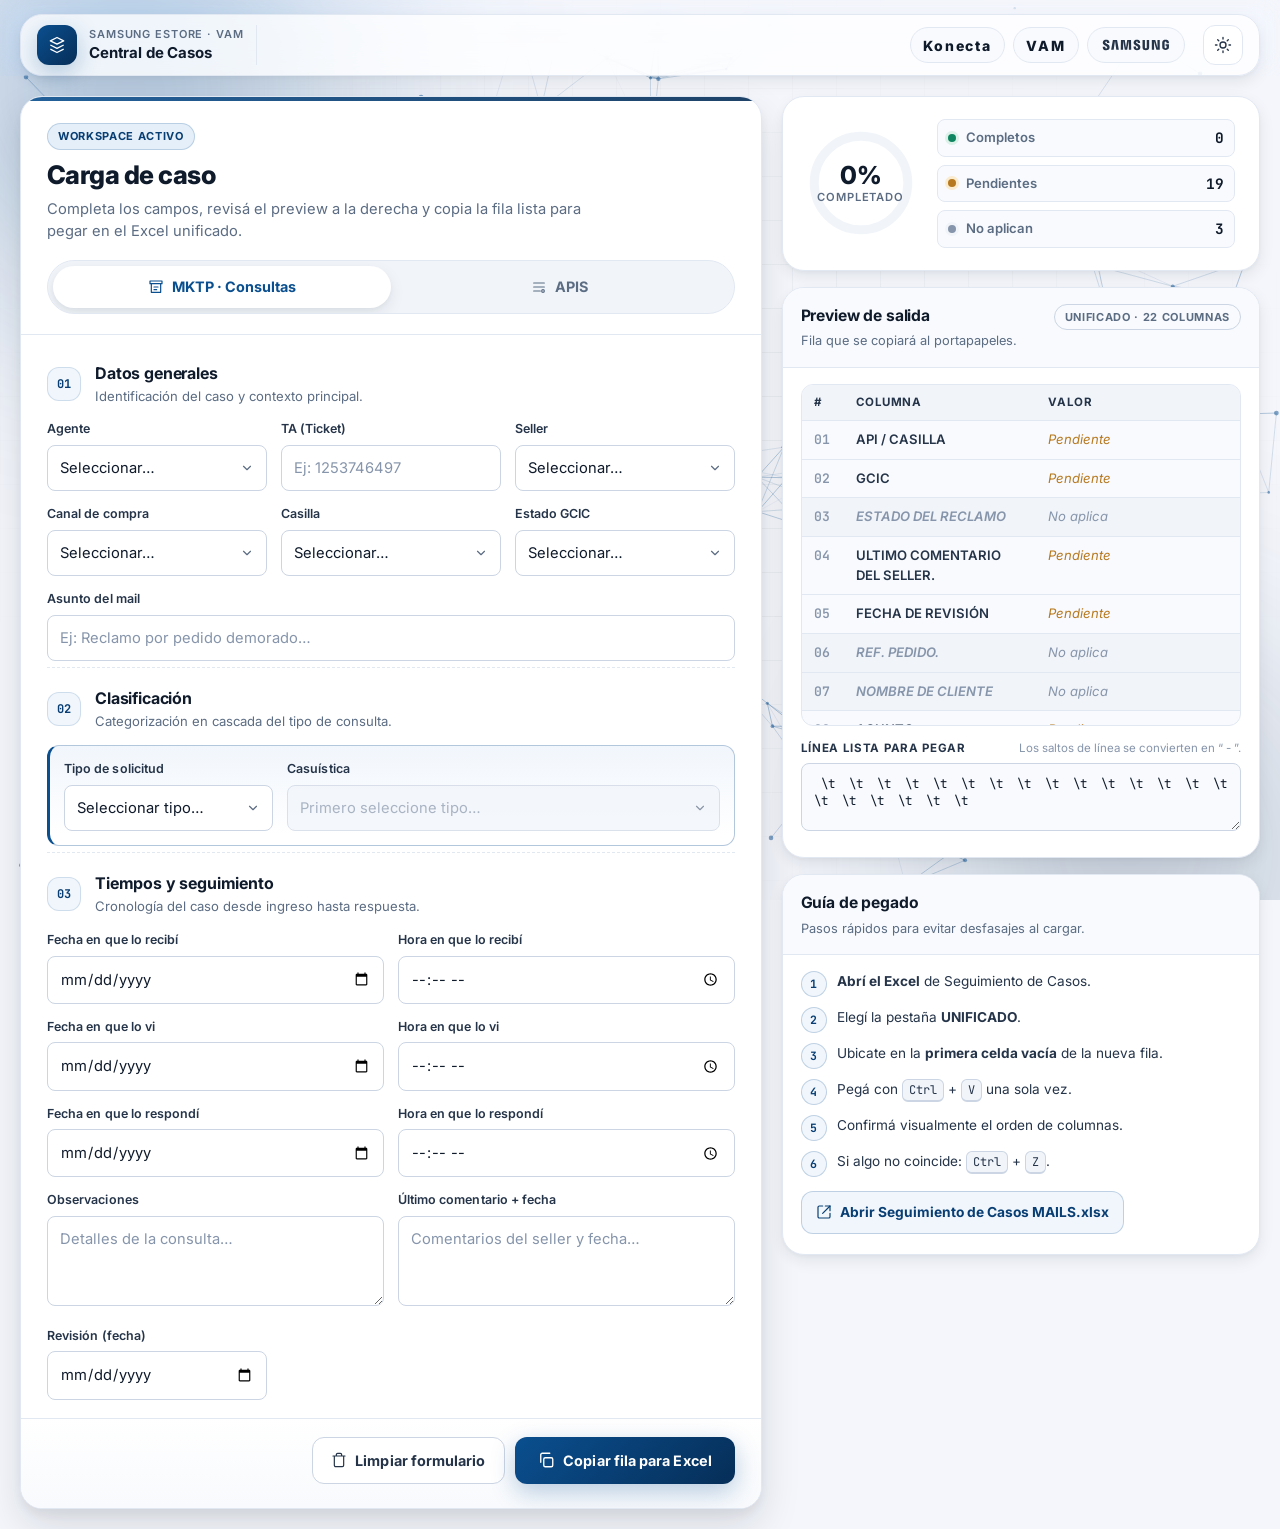
<file: index.html>
<!DOCTYPE html>
<html lang="es">
<head>
  <meta charset="UTF-8" />
  <meta http-equiv="refresh" content="0; url=2.0/index.html" />
  <title>Central de Casos · Samsung eStore</title>
  <link rel="icon" type="image/png" sizes="32x32" href="VAM_icono%20para%20pesta%C3%B1a.png" />
  <link rel="shortcut icon" type="image/png" href="VAM_icono%20para%20pesta%C3%B1a.png" />
  <script>
    // Redirección inmediata sin dejar entrada en el historial
    window.location.replace("2.0/index.html");
  </script>
  <style>
    body {
      margin: 0;
      font-family: "Segoe UI", system-ui, sans-serif;
      color: #536a80;
      background: #eef3f8;
      min-height: 100vh;
      display: flex;
      align-items: center;
      justify-content: center;
      padding: 24px;
      text-align: center;
    }
    a { color: #0a4f8f; font-weight: 600; text-decoration: none; }
    a:hover { text-decoration: underline; }
  </style>
</head>
<body>
  <!--
    Este archivo redirige automáticamente al formulario profesional.
    Para volver a mostrar el selector de versiones (menú), reemplazá
    el contenido de este archivo por el de "menu.html" o abrí
    manualmente "menu.html" en el navegador.
  -->
  <p>
    Cargando el formulario…<br />
    Si no se abre automáticamente, <a href="2.0/index.html">hacé click aquí</a>.
  </p>
</body>
</html>
</file>
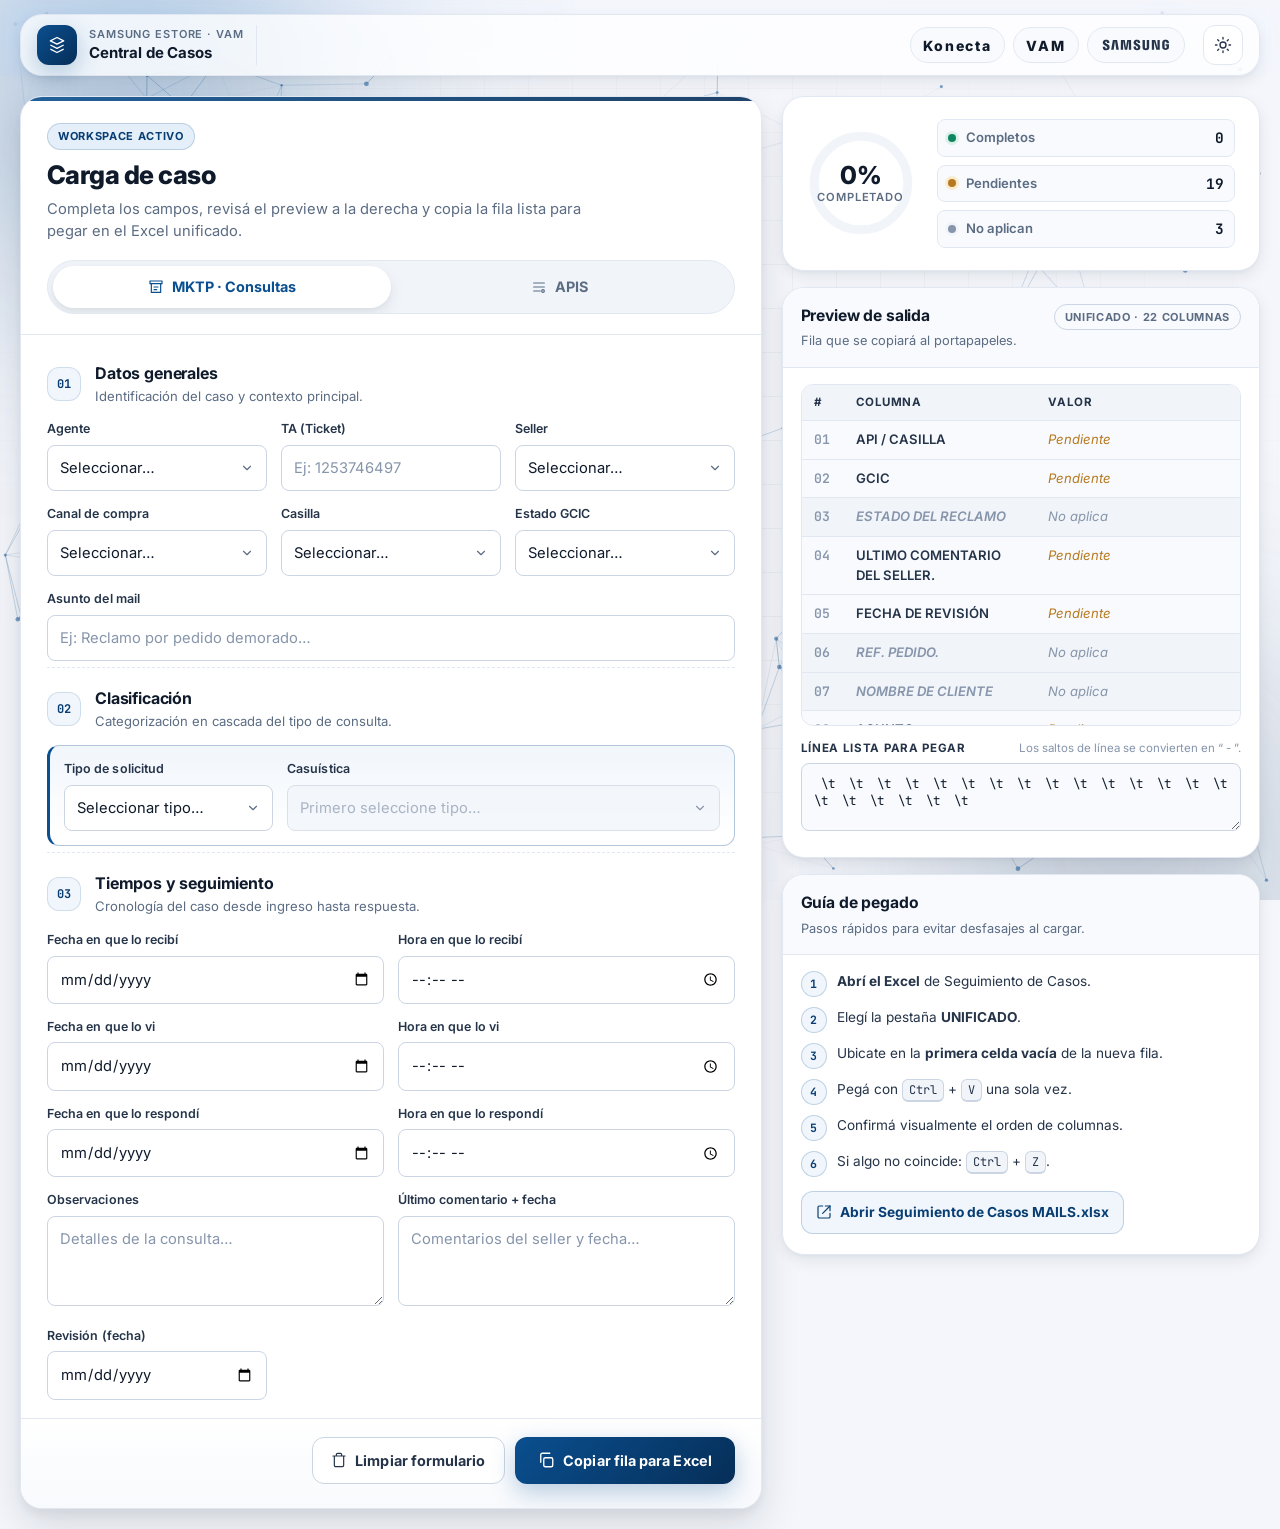
<file: 2.0/index.html>
<!DOCTYPE html>
<html lang="es" data-theme="light">
<head>
  <meta charset="UTF-8" />
  <meta name="viewport" content="width=device-width, initial-scale=1.0" />
  <title>Central de Casos · Samsung eStore</title>
  <meta name="description" content="Central de carga y copia de casos MKTP/Consultas y APIS para el Excel unificado." />
  <link rel="icon" type="image/png" sizes="32x32" href="../VAM_icono%20para%20pesta%C3%B1a.png" />
  <link rel="shortcut icon" type="image/png" href="../VAM_icono%20para%20pesta%C3%B1a.png" />
  <link rel="preconnect" href="https://fonts.googleapis.com" />
  <link rel="preconnect" href="https://fonts.gstatic.com" crossorigin />
  <link href="https://fonts.googleapis.com/css2?family=Inter:wght@400;500;600;700;800&family=JetBrains+Mono:wght@400;600&display=swap" rel="stylesheet" />
  <link rel="stylesheet" href="styles.css" />
</head>
<body>
  <!-- Ambient background layers -->
  <div class="ambient" aria-hidden="true">
    <div class="ambient__grid"></div>
    <div class="ambient__glow ambient__glow--a"></div>
    <div class="ambient__glow ambient__glow--b"></div>
    <canvas id="web-canvas" class="ambient__web"></canvas>
  </div>

  <!-- Top navigation -->
  <header class="topbar" role="banner">
    <div class="topbar__inner">
      <div class="topbar__brand">
        <div class="brand-mark" aria-hidden="true">
          <svg viewBox="0 0 24 24" width="20" height="20" fill="none">
            <path d="M4 7L12 3L20 7L12 11L4 7Z" stroke="currentColor" stroke-width="1.6" stroke-linejoin="round"/>
            <path d="M4 12L12 16L20 12" stroke="currentColor" stroke-width="1.6" stroke-linejoin="round"/>
            <path d="M4 17L12 21L20 17" stroke="currentColor" stroke-width="1.6" stroke-linejoin="round"/>
          </svg>
        </div>
        <div class="brand-text">
          <span class="brand-text__eyebrow">Samsung eStore · VAM</span>
          <span class="brand-text__title">Central de Casos</span>
        </div>
      </div>

      <nav class="topbar__logos" aria-label="Marcas">
        <div class="logo-chip logo-chip--text" title="Konecta">
          <span>Konecta</span>
        </div>
        <div class="logo-chip logo-chip--text" title="VAM">
          <span>VAM</span>
        </div>
        <div class="logo-chip" title="Samsung">
          <svg focusable="false" aria-hidden="true" viewBox="0 0 130 29">
            <g transform="translate(-250 -7)">
              <path d="M0,13.835V12.482H4.609V14.2a1.558,1.558,0,0,0,1.724,1.6A1.509,1.509,0,0,0,8,14.6a2.237,2.237,0,0,0-.03-1.322C7.076,10.976.981,9.931.208,6.333a6.531,6.531,0,0,1-.029-2.4C.654,1.045,3.122,0,6.184,0c2.438,0,5.8.585,5.8,4.458V5.719H7.7V4.612a1.492,1.492,0,0,0-1.605-1.6,1.452,1.452,0,0,0-1.575,1.2,2.468,2.468,0,0,0,.03.922c.5,2.059,7.017,3.167,7.73,6.887a8.481,8.481,0,0,1,.029,2.921C11.892,17.893,9.336,19,6.244,19,3,19,0,17.8,0,13.835Zm55.837-.062V12.421h4.549v1.691a1.533,1.533,0,0,0,1.695,1.6,1.49,1.49,0,0,0,1.665-1.168,2.147,2.147,0,0,0-.029-1.292c-.863-2.274-6.9-3.319-7.671-6.917a6.37,6.37,0,0,1-.03-2.367c.476-2.859,2.944-3.9,5.946-3.9,2.409,0,5.739.615,5.739,4.427v1.23H63.449V4.643a1.485,1.485,0,0,0-1.575-1.6,1.4,1.4,0,0,0-1.546,1.168,2.463,2.463,0,0,0,.029.922C60.832,7.194,67.284,8.27,68,11.959a8.314,8.314,0,0,1,.029,2.89c-.416,2.952-2.943,4.028-6.005,4.028C58.811,18.877,55.837,17.678,55.837,13.773Zm16.293.647A7.18,7.18,0,0,1,72.1,13.25V.523h4.341V13.65a5.023,5.023,0,0,0,.029.677,1.682,1.682,0,0,0,3.271,0,4.852,4.852,0,0,0,.03-.677V.523h4.341V13.25c0,.339-.03.984-.03,1.169-.3,3.319-2.825,4.4-5.976,4.4S72.428,17.739,72.13,14.419Zm35.739-.185a9.539,9.539,0,0,1-.059-1.168V5.6c0-.308.029-.861.059-1.169.386-3.319,2.973-4.365,6.036-4.365,3.033,0,5.708,1.045,6.006,4.365A8.781,8.781,0,0,1,119.94,5.6v.584H115.6V5.2a3.791,3.791,0,0,0-.059-.677,1.777,1.777,0,0,0-3.42,0,3.772,3.772,0,0,0-.059.829v8.117a5.1,5.1,0,0,0,.03.677,1.707,1.707,0,0,0,1.813,1.291,1.633,1.633,0,0,0,1.754-1.291,2.554,2.554,0,0,0,.03-.677V10.883h-1.754V8.3H120v4.765a9.377,9.377,0,0,1-.06,1.168c-.3,3.228-3,4.366-6.036,4.366S108.166,17.462,107.869,14.235Zm-60.5,4.027L47.245,1.845,44.272,18.262H39.931L36.987,1.845l-.118,16.417H32.587L32.943.554h6.988L42.1,14.388,44.272.554h6.987l.386,17.708Zm-22.835,0L22.211,1.845,19.831,18.262H15.194L18.344.554h7.642l3.152,17.708Zm72.665-.184L92.884,3.352l.238,14.726H88.9V.554h6.363l4.044,14.265L99.068.554h4.251V18.078Z" transform="translate(255 12)"/>
            </g>
          </svg>
        </div>
      </nav>

      <div class="topbar__actions">
        <button id="theme-toggle" class="icon-btn" type="button" aria-label="Cambiar tema" title="Cambiar tema">
          <svg class="icon-sun" viewBox="0 0 24 24" width="18" height="18" fill="none" stroke="currentColor" stroke-width="1.8" stroke-linecap="round" stroke-linejoin="round">
            <circle cx="12" cy="12" r="4"/>
            <path d="M12 2v2M12 20v2M4.93 4.93l1.41 1.41M17.66 17.66l1.41 1.41M2 12h2M20 12h2M4.93 19.07l1.41-1.41M17.66 6.34l1.41-1.41"/>
          </svg>
          <svg class="icon-moon" viewBox="0 0 24 24" width="18" height="18" fill="none" stroke="currentColor" stroke-width="1.8" stroke-linecap="round" stroke-linejoin="round">
            <path d="M21 12.79A9 9 0 1 1 11.21 3 7 7 0 0 0 21 12.79z"/>
          </svg>
        </button>
      </div>
    </div>
  </header>

  <main class="shell">
    <!-- LEFT: FORM PANEL -->
    <section class="panel panel--main" aria-labelledby="panel-title">
      <div class="panel__head">
        <div class="panel__title">
          <span class="chip chip--accent">Workspace activo</span>
          <h1 id="panel-title">Carga de caso</h1>
          <p>Completa los campos, revisá el preview a la derecha y copia la fila lista para pegar en el Excel unificado.</p>
        </div>

        <div class="mode-switch" role="tablist" aria-label="Tipo de carga">
          <span class="mode-switch__indicator" aria-hidden="true"></span>
          <button id="tab-mktp" class="mode-switch__btn is-active" type="button" role="tab" aria-selected="true" data-target="view-mktp" data-form="mktp">
            <svg viewBox="0 0 24 24" width="16" height="16" fill="none" stroke="currentColor" stroke-width="1.8" stroke-linecap="round" stroke-linejoin="round"><path d="M3 3h18v4H3zM5 7v13h14V7M9 12h6M9 16h4"/></svg>
            <span>MKTP · Consultas</span>
          </button>
          <button id="tab-apis" class="mode-switch__btn" type="button" role="tab" aria-selected="false" data-target="view-apis" data-form="apis">
            <svg viewBox="0 0 24 24" width="16" height="16" fill="none" stroke="currentColor" stroke-width="1.8" stroke-linecap="round" stroke-linejoin="round"><path d="M4 6h16M4 12h16M4 18h10"/><circle cx="18" cy="18" r="2"/></svg>
            <span>APIS</span>
          </button>
        </div>
      </div>

      <!-- MKTP VIEW -->
      <div id="view-mktp" class="form-view is-active" data-form="mktp">
        <section class="fieldset">
          <header class="fieldset__head">
            <span class="fieldset__num">01</span>
            <div>
              <h2>Datos generales</h2>
              <p>Identificación del caso y contexto principal.</p>
            </div>
          </header>
          <div class="grid">
            <div class="field span-4">
              <label for="mktp_agente">Agente</label>
              <div class="input-wrap">
                <select id="mktp_agente" data-preview="true">
                  <option value="">Seleccionar…</option>
                  <option value="Sofia Niccolo">Sofia Niccolo</option>
                  <option value="Bruno Urdapilleta">Bruno Urdapilleta</option>
                  <option value="Franco Nicolas Arcajo">Franco Nicolas Arcajo</option>
                </select>
              </div>
            </div>
            <div class="field span-4">
              <label for="mktp_ta">TA (Ticket)</label>
              <div class="input-wrap">
                <input id="mktp_ta" type="text" inputmode="numeric" pattern="[0-9]*" placeholder="Ej: 1253746497" data-preview="true" data-numeric-only="true" />
              </div>
            </div>
            <div class="field span-4">
              <label for="mktp_seller">Seller</label>
              <div class="input-wrap">
                <select id="mktp_seller" data-preview="true">
                  <option value="">Seleccionar…</option>
                  <option value="No aplica">No aplica</option>
                  <option value="BGH">BGH</option>
                  <option value="MIRGOR">MIRGOR</option>
                  <option value="MULTIPOINT">MULTIPOINT</option>
                  <option value="VISUAR">VISUAR</option>
                </select>
              </div>
            </div>
            <div class="field span-4">
              <label for="mktp_canal_compra">Canal de compra</label>
              <div class="input-wrap">
                <select id="mktp_canal_compra" data-preview="true">
                  <option value="">Seleccionar…</option>
                  <option value="AMEX">AMEX</option>
                  <option value="BAPRO">BAPRO</option>
                  <option value="GALICIA">GALICIA</option>
                  <option value="ICBC">ICBC</option>
                  <option value="Sin informar">Sin informar</option>
                </select>
              </div>
            </div>
            <div class="field span-4">
              <label for="mktp_origen">Casilla</label>
              <div class="input-wrap">
                <select id="mktp_origen" data-preview="true">
                  <option value="">Seleccionar…</option>
                  <option value="MKTP">MKTP</option>
                  <option value="Consultas">Consultas</option>
                </select>
              </div>
            </div>
            <div class="field span-4">
              <label for="mktp_estado">Estado GCIC</label>
              <div class="input-wrap">
                <select id="mktp_estado" data-preview="true">
                  <option value="">Seleccionar…</option>
                  <option value="Abierto">Abierto</option>
                  <option value="Resuelto">Resuelto</option>
                  <option value="Cerrado">Cerrado</option>
                </select>
              </div>
            </div>
            <div class="field span-12">
              <label for="mktp_asunto">Asunto del mail</label>
              <div class="input-wrap">
                <input id="mktp_asunto" type="text" placeholder="Ej: Reclamo por pedido demorado…" data-preview="true" />
              </div>
            </div>
          </div>
        </section>

        <section class="fieldset">
          <header class="fieldset__head">
            <span class="fieldset__num">02</span>
            <div>
              <h2>Clasificación</h2>
              <p>Categorización en cascada del tipo de consulta.</p>
            </div>
          </header>
          <div class="cascade">
            <div class="grid">
              <div class="field span-4">
                <label for="mktp_tipo_solicitud">Tipo de solicitud</label>
                <div class="input-wrap">
                  <select id="mktp_tipo_solicitud" data-preview="true"></select>
                </div>
              </div>
              <div class="field span-8">
                <label for="mktp_casuistica1">Casuística</label>
                <div class="input-wrap">
                  <select id="mktp_casuistica1" data-preview="true" disabled></select>
                </div>
              </div>
            </div>
          </div>
        </section>

        <section class="fieldset">
          <header class="fieldset__head">
            <span class="fieldset__num">03</span>
            <div>
              <h2>Tiempos y seguimiento</h2>
              <p>Cronología del caso desde ingreso hasta respuesta.</p>
            </div>
          </header>
          <div class="grid">
            <div class="field span-6">
              <label for="mktp_fecha">Fecha en que lo recibí</label>
              <div class="input-wrap"><input id="mktp_fecha" type="date" data-preview="true" /></div>
            </div>
            <div class="field span-6">
              <label for="mktp_hora_cayo">Hora en que lo recibí</label>
              <div class="input-wrap"><input id="mktp_hora_cayo" type="time" data-preview="true" /></div>
            </div>
            <div class="field span-6">
              <label for="mktp_fecha_vi">Fecha en que lo vi</label>
              <div class="input-wrap"><input id="mktp_fecha_vi" type="date" data-preview="true" /></div>
            </div>
            <div class="field span-6">
              <label for="mktp_hora_vi">Hora en que lo vi</label>
              <div class="input-wrap"><input id="mktp_hora_vi" type="time" data-preview="true" /></div>
            </div>
            <div class="field span-6">
              <label for="mktp_fecha_respondi">Fecha en que lo respondí</label>
              <div class="input-wrap"><input id="mktp_fecha_respondi" type="date" data-preview="true" /></div>
            </div>
            <div class="field span-6">
              <label for="mktp_hora_respondi">Hora en que lo respondí</label>
              <div class="input-wrap"><input id="mktp_hora_respondi" type="time" data-preview="true" /></div>
            </div>
            <div class="field span-6">
              <label for="mktp_observacion">Observaciones</label>
              <div class="input-wrap"><textarea id="mktp_observacion" rows="3" placeholder="Detalles de la consulta…" data-preview="true"></textarea></div>
            </div>
            <div class="field span-6">
              <label for="mktp_ultimo_comentario">Último comentario + fecha</label>
              <div class="input-wrap"><textarea id="mktp_ultimo_comentario" rows="3" placeholder="Comentarios del seller y fecha…" data-preview="true"></textarea></div>
            </div>
            <div class="field span-4">
              <label for="mktp_revision">Revisión (fecha)</label>
              <div class="input-wrap"><input id="mktp_revision" type="date" data-preview="true" /></div>
            </div>
          </div>
        </section>
      </div>

      <!-- APIS VIEW -->
      <div id="view-apis" class="form-view" data-form="apis">
        <section class="fieldset">
          <header class="fieldset__head">
            <span class="fieldset__num">01</span>
            <div>
              <h2>Datos generales</h2>
              <p>Identificación del caso y contexto principal.</p>
            </div>
          </header>
          <div class="grid">
            <div class="field span-4">
              <label for="apis_ref_pedido">Referencia / N° de pedido</label>
              <div class="input-wrap"><input id="apis_ref_pedido" type="text" placeholder="Ej: JODVPBDAY / 12345678" data-preview="true" /></div>
            </div>
            <div class="field span-4">
              <label for="apis_n_caso_gcic">N° de caso GCIC</label>
              <div class="input-wrap"><input id="apis_n_caso_gcic" type="text" inputmode="numeric" pattern="[0-9]*" placeholder="Ej: 1259479636" data-preview="true" data-numeric-only="true" /></div>
            </div>
            <div class="field span-4">
              <label for="apis_nombre_cliente">Nombre del cliente</label>
              <div class="input-wrap"><input id="apis_nombre_cliente" type="text" placeholder="Ej: JUAN PEREZ" data-preview="true" /></div>
            </div>
            <div class="field span-4">
              <label for="apis_estado_reclamo">Estado del reclamo</label>
              <div class="input-wrap">
                <select id="apis_estado_reclamo" data-preview="true">
                  <option value="">Seleccionar…</option>
                  <option value="Abierto">Abierto</option>
                  <option value="Cerrado">Cerrado</option>
                  <option value="Cerrado Automatico">Cerrado Automático</option>
                  <option value="Estado 1">Estado 1</option>
                  <option value="Estado 2">Estado 2</option>
                </select>
              </div>
            </div>
            <div class="field span-4">
              <label for="apis_agente">Agente</label>
              <div class="input-wrap">
                <select id="apis_agente" data-preview="true">
                  <option value="">Seleccionar…</option>
                  <option value="Sofia Niccolo">Sofia Niccolo</option>
                  <option value="Bruno Urdapilleta">Bruno Urdapilleta</option>
                  <option value="Franco Nicolas Arcajo">Franco Nicolas Arcajo</option>
                </select>
              </div>
            </div>
            <div class="field span-4">
              <label for="apis_gcic">GCIC</label>
              <div class="input-wrap">
                <select id="apis_gcic" data-preview="true">
                  <option value="">Seleccionar…</option>
                  <option value="ABIERTO">ABIERTO</option>
                  <option value="CERRADO">CERRADO</option>
                </select>
              </div>
            </div>
            <div class="field span-6">
              <label for="apis_seller">Seller</label>
              <div class="input-wrap">
                <select id="apis_seller" data-preview="true">
                  <option value="">Seleccionar…</option>
                  <option value="No aplica">No aplica</option>
                  <option value="BGH">BGH</option>
                  <option value="MIRGOR">MIRGOR</option>
                  <option value="MULTIPOINT">MULTIPOINT</option>
                  <option value="VISUAR">VISUAR</option>
                </select>
              </div>
            </div>
            <div class="field span-6">
              <label for="apis_origen">API</label>
              <div class="input-wrap">
                <select id="apis_origen" data-preview="true">
                  <option value="">Seleccionar…</option>
                  <option value="Galicia">Galicia</option>
                  <option value="ICBC">ICBC</option>
                  <option value="Patagonia">Patagonia</option>
                </select>
              </div>
            </div>
          </div>
        </section>

        <section class="fieldset">
          <header class="fieldset__head">
            <span class="fieldset__num">02</span>
            <div>
              <h2>Casuística</h2>
              <p>Categorización en cascada del caso.</p>
            </div>
          </header>
          <div class="cascade">
            <div class="grid">
              <div class="field span-4">
                <label for="apis_tipo_solicitud">Tipo de solicitud</label>
                <div class="input-wrap"><select id="apis_tipo_solicitud" data-preview="true"></select></div>
              </div>
              <div class="field span-8">
                <label for="apis_casuistica1">Casuística</label>
                <div class="input-wrap"><select id="apis_casuistica1" data-preview="true" disabled></select></div>
              </div>
            </div>
          </div>
        </section>

        <section class="fieldset">
          <header class="fieldset__head">
            <span class="fieldset__num">03</span>
            <div>
              <h2>Seguimiento</h2>
              <p>Cronología del caso desde ingreso hasta respuesta.</p>
            </div>
          </header>
          <div class="grid">
            <div class="field span-6">
              <label for="apis_fecha_ingreso">Fecha en que lo recibí</label>
              <div class="input-wrap"><input id="apis_fecha_ingreso" type="date" data-preview="true" /></div>
            </div>
            <div class="field span-6">
              <label for="apis_hora_ingreso">Hora en que lo recibí</label>
              <div class="input-wrap"><input id="apis_hora_ingreso" type="time" data-preview="true" /></div>
            </div>
            <div class="field span-6">
              <label for="apis_fecha_vi">Fecha en que lo vi</label>
              <div class="input-wrap"><input id="apis_fecha_vi" type="date" data-preview="true" /></div>
            </div>
            <div class="field span-6">
              <label for="apis_hora_vi">Hora en que lo vi</label>
              <div class="input-wrap"><input id="apis_hora_vi" type="time" data-preview="true" /></div>
            </div>
            <div class="field span-6">
              <label for="apis_fecha_respuesta">Fecha en que lo respondí</label>
              <div class="input-wrap"><input id="apis_fecha_respuesta" type="date" data-preview="true" /></div>
            </div>
            <div class="field span-6">
              <label for="apis_hora_respuesta">Hora en que lo respondí</label>
              <div class="input-wrap"><input id="apis_hora_respuesta" type="time" data-preview="true" /></div>
            </div>
            <div class="field span-6">
              <label for="apis_observaciones">Observaciones</label>
              <div class="input-wrap"><textarea id="apis_observaciones" rows="3" placeholder="Detalles del caso…" data-preview="true"></textarea></div>
            </div>
            <div class="field span-6">
              <label for="apis_ultimo_comentario_seller">Último comentario del seller</label>
              <div class="input-wrap"><textarea id="apis_ultimo_comentario_seller" rows="3" placeholder="Comentarios…" data-preview="true"></textarea></div>
            </div>
            <div class="field span-4">
              <label for="apis_fecha_revision">Fecha de revisión</label>
              <div class="input-wrap"><input id="apis_fecha_revision" type="date" data-preview="true" /></div>
            </div>
          </div>
        </section>
      </div>

      <!-- Actions -->
      <footer class="panel__foot">
        <button id="btn-limpiar" class="btn btn--ghost" type="button">
          <svg viewBox="0 0 24 24" width="16" height="16" fill="none" stroke="currentColor" stroke-width="1.8" stroke-linecap="round" stroke-linejoin="round"><path d="M3 6h18M8 6V4a2 2 0 0 1 2-2h4a2 2 0 0 1 2 2v2m3 0v14a2 2 0 0 1-2 2H7a2 2 0 0 1-2-2V6"/></svg>
          <span>Limpiar formulario</span>
        </button>
        <button id="btn-copiar" class="btn btn--primary" type="button">
          <span class="btn__ink">
            <svg class="btn__icon-copy" viewBox="0 0 24 24" width="18" height="18" fill="none" stroke="currentColor" stroke-width="1.8" stroke-linecap="round" stroke-linejoin="round"><rect x="9" y="9" width="12" height="12" rx="2"/><path d="M5 15V5a2 2 0 0 1 2-2h10"/></svg>
            <svg class="btn__icon-check" viewBox="0 0 24 24" width="18" height="18" fill="none" stroke="currentColor" stroke-width="2.2" stroke-linecap="round" stroke-linejoin="round"><path d="M5 12l5 5L20 7"/></svg>
            <span class="btn__label">Copiar fila para Excel</span>
          </span>
        </button>
      </footer>
    </section>

    <!-- RIGHT: SIDE PANEL -->
    <aside class="side">
      <!-- Progress -->
      <section class="card card--progress">
        <div class="progress">
          <div class="progress__ring" role="img" aria-label="Progreso del formulario">
            <svg viewBox="0 0 120 120">
              <circle class="progress__ring-track" cx="60" cy="60" r="52" />
              <circle id="progress-ring" class="progress__ring-fill" cx="60" cy="60" r="52" />
            </svg>
            <div class="progress__value">
              <strong id="progress-percent">0%</strong>
              <span>Completado</span>
            </div>
          </div>
          <div class="progress__meta">
            <div class="progress__row">
              <span class="dot dot--filled"></span>
              <span class="progress__row-label">Completos</span>
              <strong id="preview-filled">0</strong>
            </div>
            <div class="progress__row">
              <span class="dot dot--pending"></span>
              <span class="progress__row-label">Pendientes</span>
              <strong id="preview-empty">0</strong>
            </div>
            <div class="progress__row">
              <span class="dot dot--unused"></span>
              <span class="progress__row-label">No aplican</span>
              <strong id="preview-unused">0</strong>
            </div>
          </div>
        </div>
      </section>

      <!-- Preview -->
      <section class="card card--preview" id="preview-card">
        <header class="card__head">
          <div>
            <h3>Preview de salida</h3>
            <p>Fila que se copiará al portapapeles.</p>
          </div>
          <span id="preview-mode" class="chip chip--outline">UNIFICADO · 22 columnas</span>
        </header>
        <div class="card__body">
          <div class="preview-table">
            <div class="preview-table__scroll">
              <table>
                <thead>
                  <tr>
                    <th>#</th>
                    <th>Columna</th>
                    <th>Valor</th>
                  </tr>
                </thead>
                <tbody id="preview-body"></tbody>
              </table>
            </div>
          </div>
          <div class="preview-raw">
            <div class="preview-raw__head">
              <label for="preview-row">Línea lista para pegar</label>
              <span class="hint">Los saltos de línea se convierten en “ - ”.</span>
            </div>
            <textarea id="preview-row" readonly spellcheck="false"></textarea>
          </div>
        </div>
      </section>

      <!-- Helper -->
      <section class="card card--helper">
        <header class="card__head">
          <div>
            <h3>Guía de pegado</h3>
            <p>Pasos rápidos para evitar desfasajes al cargar.</p>
          </div>
        </header>
        <div class="card__body">
          <ol class="steps">
            <li><span class="steps__num">1</span><div><strong>Abrí el Excel</strong> de Seguimiento de Casos.</div></li>
            <li><span class="steps__num">2</span><div>Elegí la pestaña <strong>UNIFICADO</strong>.</div></li>
            <li><span class="steps__num">3</span><div>Ubicate en la <strong>primera celda vacía</strong> de la nueva fila.</div></li>
            <li><span class="steps__num">4</span><div>Pegá con <kbd>Ctrl</kbd> + <kbd>V</kbd> una sola vez.</div></li>
            <li><span class="steps__num">5</span><div>Confirmá visualmente el orden de columnas.</div></li>
            <li><span class="steps__num">6</span><div>Si algo no coincide: <kbd>Ctrl</kbd> + <kbd>Z</kbd>.</div></li>
          </ol>
          <a class="external-link" href="https://allusargentina-my.sharepoint.com/:x:/r/personal/camila_balbastro_grupokonecta_com_ar/Documents/Mail/Seguimiento%20de%20Casos%20MAILS.xlsx?d=w2dc8ccf330154ceebe7b42ee4bdeddcc&csf=1&web=1&e=X7FeeP" target="_blank" rel="noopener noreferrer">
            <svg viewBox="0 0 24 24" width="16" height="16" fill="none" stroke="currentColor" stroke-width="1.8" stroke-linecap="round" stroke-linejoin="round"><path d="M14 3h7v7"/><path d="M10 14L21 3"/><path d="M21 14v5a2 2 0 0 1-2 2H5a2 2 0 0 1-2-2V5a2 2 0 0 1 2-2h5"/></svg>
            <span>Abrir Seguimiento de Casos MAILS.xlsx</span>
          </a>
        </div>
      </section>
    </aside>
  </main>

  <!-- Validation modal -->
  <div id="validation-modal" class="modal" aria-hidden="true">
    <div class="modal__backdrop" data-close></div>
    <div class="modal__card" role="dialog" aria-modal="true" aria-labelledby="validation-modal-title">
      <header class="modal__head">
        <div class="modal__icon">
          <svg viewBox="0 0 24 24" width="20" height="20" fill="none" stroke="currentColor" stroke-width="1.8" stroke-linecap="round" stroke-linejoin="round"><path d="M12 9v4M12 17h.01"/><path d="M10.29 3.86L1.82 18a2 2 0 0 0 1.71 3h16.94a2 2 0 0 0 1.71-3L13.71 3.86a2 2 0 0 0-3.42 0z"/></svg>
        </div>
        <div>
          <h3 id="validation-modal-title">Datos para revisar</h3>
          <p>Detectamos campos incompletos o inconsistencias. Podés volver a corregir o copiar de igual manera.</p>
        </div>
      </header>
      <div class="modal__body">
        <ol id="validation-modal-list" class="modal__list"></ol>
      </div>
      <footer class="modal__foot">
        <button id="validation-cancel" class="btn btn--ghost" type="button" data-close>Volver a corregir</button>
        <button id="validation-confirm" class="btn btn--primary" type="button">Copiar de igual manera</button>
      </footer>
    </div>
  </div>

  <!-- Reset confirmation modal -->
  <div id="reset-modal" class="modal modal--danger" aria-hidden="true">
    <div class="modal__backdrop" data-close></div>
    <div class="modal__card" role="dialog" aria-modal="true" aria-labelledby="reset-modal-title">
      <header class="modal__head">
        <div class="modal__icon modal__icon--danger">
          <svg viewBox="0 0 24 24" width="20" height="20" fill="none" stroke="currentColor" stroke-width="1.8" stroke-linecap="round" stroke-linejoin="round"><path d="M3 6h18M8 6V4a2 2 0 0 1 2-2h4a2 2 0 0 1 2 2v2m3 0v14a2 2 0 0 1-2 2H7a2 2 0 0 1-2-2V6"/><path d="M10 11v6M14 11v6"/></svg>
        </div>
        <div>
          <h3 id="reset-modal-title">Limpiar formulario</h3>
          <p>Esta acción borrará todos los campos cargados en la vista activa. No se puede deshacer.</p>
        </div>
      </header>
      <div class="modal__body">
        <p class="modal__hint">¿Querés continuar y limpiar el formulario?</p>
      </div>
      <footer class="modal__foot">
        <button id="reset-cancel" class="btn btn--ghost" type="button" data-close>Cancelar</button>
        <button id="reset-confirm" class="btn btn--danger" type="button">Sí, limpiar</button>
      </footer>
    </div>
  </div>

  <!-- Toast -->
  <div id="toast" class="toast" role="status" aria-live="polite">
    <div class="toast__icon">
      <svg viewBox="0 0 24 24" width="18" height="18" fill="none" stroke="currentColor" stroke-width="2.2" stroke-linecap="round" stroke-linejoin="round"><path d="M5 12l5 5L20 7"/></svg>
    </div>
    <div class="toast__content">
      <strong>Copiado al portapapeles</strong>
      <span>Ve al Excel y pegá con <kbd>Ctrl</kbd> + <kbd>V</kbd>.</span>
    </div>
  </div>

  <script src="app.js"></script>
  <script>
    /* Interactive particle web background (self-contained) */
    (function () {
      var canvas = document.getElementById('web-canvas');
      if (!canvas || !canvas.getContext) return;
      if (window.matchMedia && window.matchMedia('(prefers-reduced-motion: reduce)').matches) return;

      var ctx = canvas.getContext('2d');
      var dpr = Math.max(1, Math.min(window.devicePixelRatio || 1, 2));
      var particles = [];
      var mouse = { x: -9999, y: -9999, active: false };
      var w = 0, h = 0;
      var rafId = null;
      var visible = true;

      function getBrandRGB() {
        try {
          var css = getComputedStyle(document.documentElement).getPropertyValue('--brand-500').trim();
          if (!css) return [90, 168, 242];
          if (css[0] === '#') {
            var hex = css.slice(1);
            if (hex.length === 3) hex = hex.split('').map(function (c) { return c + c; }).join('');
            var n = parseInt(hex, 16);
            return [(n >> 16) & 255, (n >> 8) & 255, n & 255];
          }
          var m = css.match(/\d+/g);
          if (m && m.length >= 3) return [parseInt(m[0], 10), parseInt(m[1], 10), parseInt(m[2], 10)];
        } catch (e) {}
        return [90, 168, 242];
      }
      var brand = getBrandRGB();

      function resize() {
        w = canvas.clientWidth = window.innerWidth;
        h = canvas.clientHeight = window.innerHeight;
        canvas.width = Math.floor(w * dpr);
        canvas.height = Math.floor(h * dpr);
        ctx.setTransform(dpr, 0, 0, dpr, 0, 0);
        var target = Math.round((w * h) / 8235);
        var count = Math.max(102, Math.min(272, target));
        particles.length = 0;
        for (var i = 0; i < count; i++) {
          particles.push({
            x: Math.random() * w,
            y: Math.random() * h,
            vx: (Math.random() - 0.5) * 0.35,
            vy: (Math.random() - 0.5) * 0.35,
            r: 1.2 + Math.random() * 1.4
          });
        }
      }

      function step() {
        rafId = null;
        if (!visible) return;
        ctx.clearRect(0, 0, w, h);
        var linkDist = Math.min(140, Math.max(90, Math.sqrt(w * h) / 10));
        var linkDist2 = linkDist * linkDist;
        var mouseDist = 160;
        var mouseDist2 = mouseDist * mouseDist;
        var r = brand[0], g = brand[1], b = brand[2];

        for (var i = 0; i < particles.length; i++) {
          var p = particles[i];
          p.x += p.vx; p.y += p.vy;
          if (p.x < -20) p.x = w + 20; else if (p.x > w + 20) p.x = -20;
          if (p.y < -20) p.y = h + 20; else if (p.y > h + 20) p.y = -20;

          ctx.beginPath();
          ctx.fillStyle = 'rgba(' + r + ',' + g + ',' + b + ',0.55)';
          ctx.arc(p.x, p.y, p.r, 0, Math.PI * 2);
          ctx.fill();
        }

        for (var i2 = 0; i2 < particles.length; i2++) {
          var a = particles[i2];
          for (var j = i2 + 1; j < particles.length; j++) {
            var c = particles[j];
            var dx = a.x - c.x, dy = a.y - c.y;
            var d2 = dx * dx + dy * dy;
            if (d2 < linkDist2) {
              var alpha = (1 - d2 / linkDist2) * 0.35;
              ctx.strokeStyle = 'rgba(' + r + ',' + g + ',' + b + ',' + alpha + ')';
              ctx.lineWidth = 1;
              ctx.beginPath();
              ctx.moveTo(a.x, a.y);
              ctx.lineTo(c.x, c.y);
              ctx.stroke();
            }
          }
          if (mouse.active) {
            var mdx = a.x - mouse.x, mdy = a.y - mouse.y;
            var md2 = mdx * mdx + mdy * mdy;
            if (md2 < mouseDist2) {
              var mAlpha = (1 - md2 / mouseDist2) * 0.6;
              ctx.strokeStyle = 'rgba(' + r + ',' + g + ',' + b + ',' + mAlpha + ')';
              ctx.lineWidth = 1.1;
              ctx.beginPath();
              ctx.moveTo(a.x, a.y);
              ctx.lineTo(mouse.x, mouse.y);
              ctx.stroke();
              var force = (1 - md2 / mouseDist2) * 0.04;
              a.vx += (mdx / Math.sqrt(md2 || 1)) * force;
              a.vy += (mdy / Math.sqrt(md2 || 1)) * force;
            }
          }
          var speed = Math.sqrt(a.vx * a.vx + a.vy * a.vy);
          if (speed > 1.2) { a.vx *= 0.96; a.vy *= 0.96; }
        }

        rafId = requestAnimationFrame(step);
      }

      function start() { if (rafId == null && visible) rafId = requestAnimationFrame(step); }
      function stop() { if (rafId != null) { cancelAnimationFrame(rafId); rafId = null; } }

      window.addEventListener('resize', function () { resize(); }, { passive: true });
      window.addEventListener('pointermove', function (e) {
        mouse.x = e.clientX; mouse.y = e.clientY; mouse.active = true;
      }, { passive: true });
      window.addEventListener('pointerleave', function () { mouse.active = false; });
      window.addEventListener('blur', function () { mouse.active = false; });
      document.addEventListener('visibilitychange', function () {
        visible = !document.hidden;
        if (visible) start(); else stop();
      });

      var observer = new MutationObserver(function () { brand = getBrandRGB(); });
      observer.observe(document.documentElement, { attributes: true, attributeFilter: ['data-theme', 'data-mode'] });

      resize();
      start();
    })();
  </script>
</body>
</html>
</file>
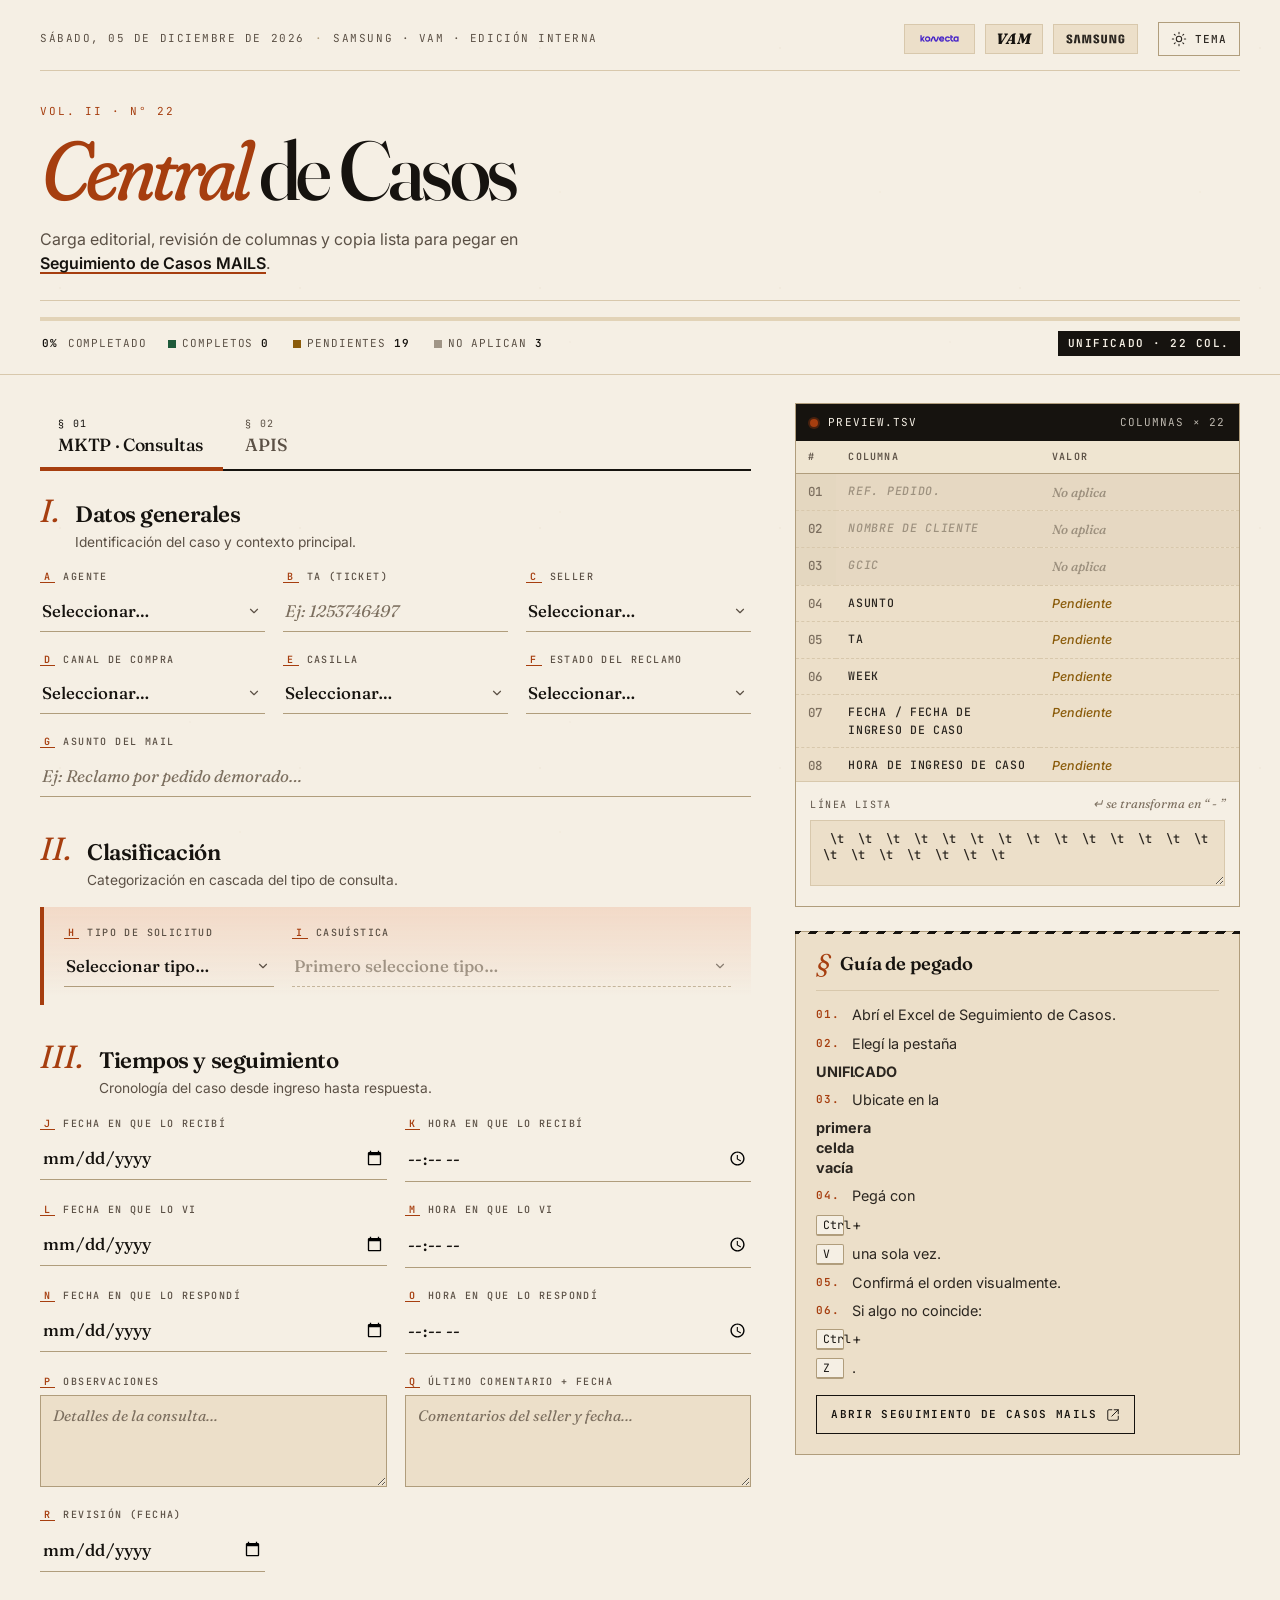
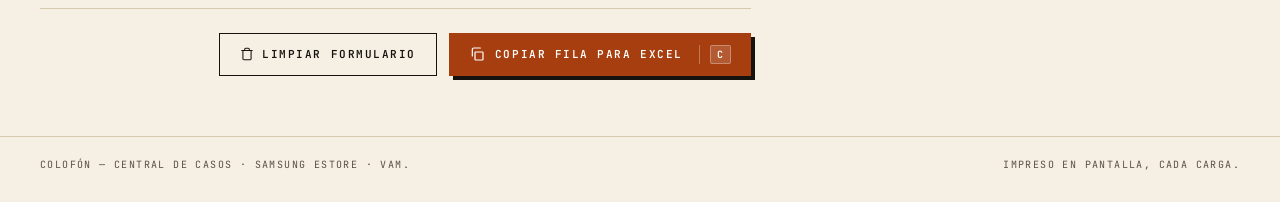
<file: version-editorial/index.html>
<!DOCTYPE html>
<html lang="es" data-theme="light">
<head>
  <meta charset="UTF-8" />
  <meta name="viewport" content="width=device-width, initial-scale=1.0" />
  <title>Central de Casos — Samsung eStore</title>
  <meta name="description" content="Central editorial de carga y copia de casos MKTP/Consultas y APIS para el Excel unificado." />
  <link rel="icon" type="image/png" sizes="32x32" href="../VAM_icono%20para%20pesta%C3%B1a.png" />
  <link rel="shortcut icon" type="image/png" href="../VAM_icono%20para%20pesta%C3%B1a.png" />
  <link rel="preconnect" href="https://fonts.googleapis.com" />
  <link rel="preconnect" href="https://fonts.gstatic.com" crossorigin />
  <link href="https://fonts.googleapis.com/css2?family=Fraunces:opsz,wght@9..144,400;9..144,500;9..144,600;9..144,700;9..144,800&family=Inter:wght@400;500;600;700&family=JetBrains+Mono:wght@400;500;600&display=swap" rel="stylesheet" />
  <link rel="stylesheet" href="styles.css" />
</head>
<body>
  <!-- Paper texture layer -->
  <div class="paper" aria-hidden="true"></div>

  <!-- Masthead -->
  <header class="masthead" role="banner">
    <div class="masthead__row">
      <div class="masthead__meta">
        <span class="masthead__date" id="masthead-date"></span>
        <span class="masthead__sep">·</span>
        <span class="masthead__section">SAMSUNG · VAM · EDICIÓN INTERNA</span>
      </div>
      <div class="masthead__brands">
        <div class="mast-brand" title="Konecta">
          <img src="../Konecta_Logo_RGB_Blue.png" alt="Konecta" />
        </div>
        <div class="mast-brand mast-brand--text">VAM</div>
        <div class="mast-brand" title="Samsung">
          <svg focusable="false" aria-hidden="true" viewBox="0 0 130 29">
            <g transform="translate(-250 -7)">
              <path d="M0,13.835V12.482H4.609V14.2a1.558,1.558,0,0,0,1.724,1.6A1.509,1.509,0,0,0,8,14.6a2.237,2.237,0,0,0-.03-1.322C7.076,10.976.981,9.931.208,6.333a6.531,6.531,0,0,1-.029-2.4C.654,1.045,3.122,0,6.184,0c2.438,0,5.8.585,5.8,4.458V5.719H7.7V4.612a1.492,1.492,0,0,0-1.605-1.6,1.452,1.452,0,0,0-1.575,1.2,2.468,2.468,0,0,0,.03.922c.5,2.059,7.017,3.167,7.73,6.887a8.481,8.481,0,0,1,.029,2.921C11.892,17.893,9.336,19,6.244,19,3,19,0,17.8,0,13.835Zm55.837-.062V12.421h4.549v1.691a1.533,1.533,0,0,0,1.695,1.6,1.49,1.49,0,0,0,1.665-1.168,2.147,2.147,0,0,0-.029-1.292c-.863-2.274-6.9-3.319-7.671-6.917a6.37,6.37,0,0,1-.03-2.367c.476-2.859,2.944-3.9,5.946-3.9,2.409,0,5.739.615,5.739,4.427v1.23H63.449V4.643a1.485,1.485,0,0,0-1.575-1.6,1.4,1.4,0,0,0-1.546,1.168,2.463,2.463,0,0,0,.029.922C60.832,7.194,67.284,8.27,68,11.959a8.314,8.314,0,0,1,.029,2.89c-.416,2.952-2.943,4.028-6.005,4.028C58.811,18.877,55.837,17.678,55.837,13.773Zm16.293.647A7.18,7.18,0,0,1,72.1,13.25V.523h4.341V13.65a5.023,5.023,0,0,0,.029.677,1.682,1.682,0,0,0,3.271,0,4.852,4.852,0,0,0,.03-.677V.523h4.341V13.25c0,.339-.03.984-.03,1.169-.3,3.319-2.825,4.4-5.976,4.4S72.428,17.739,72.13,14.419Zm35.739-.185a9.539,9.539,0,0,1-.059-1.168V5.6c0-.308.029-.861.059-1.169.386-3.319,2.973-4.365,6.036-4.365,3.033,0,5.708,1.045,6.006,4.365A8.781,8.781,0,0,1,119.94,5.6v.584H115.6V5.2a3.791,3.791,0,0,0-.059-.677,1.777,1.777,0,0,0-3.42,0,3.772,3.772,0,0,0-.059.829v8.117a5.1,5.1,0,0,0,.03.677,1.707,1.707,0,0,0,1.813,1.291,1.633,1.633,0,0,0,1.754-1.291,2.554,2.554,0,0,0,.03-.677V10.883h-1.754V8.3H120v4.765a9.377,9.377,0,0,1-.06,1.168c-.3,3.228-3,4.366-6.036,4.366S108.166,17.462,107.869,14.235Zm-60.5,4.027L47.245,1.845,44.272,18.262H39.931L36.987,1.845l-.118,16.417H32.587L32.943.554h6.988L42.1,14.388,44.272.554h6.987l.386,17.708Zm-22.835,0L22.211,1.845,19.831,18.262H15.194L18.344.554h7.642l3.152,17.708Zm72.665-.184L92.884,3.352l.238,14.726H88.9V.554h6.363l4.044,14.265L99.068.554h4.251V18.078Z" transform="translate(255 12)"/>
            </g>
          </svg>
        </div>
      </div>
      <button id="theme-toggle" class="ghost-btn" type="button" aria-label="Cambiar tema">
        <svg class="icon-sun" viewBox="0 0 24 24" width="16" height="16" fill="none" stroke="currentColor" stroke-width="1.6" stroke-linecap="round" stroke-linejoin="round">
          <circle cx="12" cy="12" r="4"/>
          <path d="M12 2v2M12 20v2M4.93 4.93l1.41 1.41M17.66 17.66l1.41 1.41M2 12h2M20 12h2M4.93 19.07l1.41-1.41M17.66 6.34l1.41-1.41"/>
        </svg>
        <svg class="icon-moon" viewBox="0 0 24 24" width="16" height="16" fill="none" stroke="currentColor" stroke-width="1.6" stroke-linecap="round" stroke-linejoin="round">
          <path d="M21 12.79A9 9 0 1 1 11.21 3 7 7 0 0 0 21 12.79z"/>
        </svg>
        <span>Tema</span>
      </button>
    </div>

    <div class="masthead__title">
      <div class="masthead__label">Vol. II · N° 22</div>
      <h1><em>Central</em> de Casos</h1>
      <p>Carga editorial, revisión de columnas y copia lista para pegar en <span>Seguimiento&nbsp;de&nbsp;Casos&nbsp;MAILS</span>.</p>
    </div>

    <!-- Progress bar (full width, editorial) -->
    <div class="progress-strip" aria-hidden="false">
      <div class="progress-strip__track">
        <div id="progress-fill" class="progress-strip__fill"></div>
      </div>
      <div class="progress-strip__meta">
        <span><b id="progress-percent">0%</b> completado</span>
        <span class="tally"><i class="mark mark--filled"></i>Completos <b id="preview-filled">0</b></span>
        <span class="tally"><i class="mark mark--pending"></i>Pendientes <b id="preview-empty">0</b></span>
        <span class="tally"><i class="mark mark--unused"></i>No aplican <b id="preview-unused">0</b></span>
        <span id="preview-mode" class="tally tally--tag">UNIFICADO · 22 COL.</span>
      </div>
    </div>
  </header>

  <main class="page">
    <!-- LEFT: FORM -->
    <section class="composition">
      <!-- Tabs as editorial section nav -->
      <nav class="section-nav" role="tablist" aria-label="Tipo de carga">
        <button id="tab-mktp" class="section-nav__btn is-active" type="button" role="tab" aria-selected="true" data-target="view-mktp" data-form="mktp">
          <span class="section-nav__num">§ 01</span>
          <span class="section-nav__label">MKTP · Consultas</span>
        </button>
        <button id="tab-apis" class="section-nav__btn" type="button" role="tab" aria-selected="false" data-target="view-apis" data-form="apis">
          <span class="section-nav__num">§ 02</span>
          <span class="section-nav__label">APIS</span>
        </button>
        <span class="section-nav__underline" aria-hidden="true"></span>
      </nav>

      <!-- MKTP VIEW -->
      <article id="view-mktp" class="form-view is-active" data-form="mktp">
        <section class="chapter">
          <header class="chapter__head">
            <span class="chapter__num">I.</span>
            <div>
              <h2>Datos generales</h2>
              <p>Identificación del caso y contexto principal.</p>
            </div>
            <span class="chapter__rule" aria-hidden="true"></span>
          </header>
          <div class="grid">
            <div class="field span-4">
              <label for="mktp_agente"><span class="tag">a</span>Agente</label>
              <select id="mktp_agente" data-preview="true">
                <option value="">Seleccionar…</option>
                <option value="Sofia Niccolo">Sofia Niccolo</option>
                <option value="Bruno Urdapilleta">Bruno Urdapilleta</option>
                <option value="Franco Nicolas Arcajo">Franco Nicolas Arcajo</option>
              </select>
            </div>
            <div class="field span-4">
              <label for="mktp_ta"><span class="tag">b</span>TA (Ticket)</label>
              <input id="mktp_ta" type="text" inputmode="numeric" pattern="[0-9]*" placeholder="Ej: 1253746497" data-preview="true" data-numeric-only="true" />
            </div>
            <div class="field span-4">
              <label for="mktp_seller"><span class="tag">c</span>Seller</label>
              <select id="mktp_seller" data-preview="true">
                <option value="">Seleccionar…</option>
                <option value="No aplica">No aplica</option>
                <option value="BGH">BGH</option>
                <option value="MIRGOR">MIRGOR</option>
                <option value="MULTIPOINT">MULTIPOINT</option>
                <option value="VISUAR">VISUAR</option>
              </select>
            </div>
            <div class="field span-4">
              <label for="mktp_canal_compra"><span class="tag">d</span>Canal de compra</label>
              <select id="mktp_canal_compra" data-preview="true">
                <option value="">Seleccionar…</option>
                <option value="AMEX">AMEX</option>
                <option value="BAPRO">BAPRO</option>
                <option value="GALICIA">GALICIA</option>
                <option value="ICBC">ICBC</option>
                <option value="Sin informar">Sin informar</option>
              </select>
            </div>
            <div class="field span-4">
              <label for="mktp_origen"><span class="tag">e</span>Casilla</label>
              <select id="mktp_origen" data-preview="true">
                <option value="">Seleccionar…</option>
                <option value="MKTP">MKTP</option>
                <option value="Consultas">Consultas</option>
              </select>
            </div>
            <div class="field span-4">
              <label for="mktp_estado"><span class="tag">f</span>Estado del reclamo</label>
              <select id="mktp_estado" data-preview="true">
                <option value="">Seleccionar…</option>
                <option value="Abierto">Abierto</option>
                <option value="Resuelto">Resuelto</option>
                <option value="Cerrado">Cerrado</option>
              </select>
            </div>
            <div class="field span-12">
              <label for="mktp_asunto"><span class="tag">g</span>Asunto del mail</label>
              <input id="mktp_asunto" type="text" placeholder="Ej: Reclamo por pedido demorado…" data-preview="true" />
            </div>
          </div>
        </section>

        <section class="chapter">
          <header class="chapter__head">
            <span class="chapter__num">II.</span>
            <div>
              <h2>Clasificación</h2>
              <p>Categorización en cascada del tipo de consulta.</p>
            </div>
            <span class="chapter__rule" aria-hidden="true"></span>
          </header>
          <div class="pull-quote">
            <div class="grid">
              <div class="field span-4">
                <label for="mktp_tipo_solicitud"><span class="tag">h</span>Tipo de solicitud</label>
                <select id="mktp_tipo_solicitud" data-preview="true"></select>
              </div>
              <div class="field span-8">
                <label for="mktp_casuistica1"><span class="tag">i</span>Casuística</label>
                <select id="mktp_casuistica1" data-preview="true" disabled></select>
              </div>
            </div>
          </div>
        </section>

        <section class="chapter">
          <header class="chapter__head">
            <span class="chapter__num">III.</span>
            <div>
              <h2>Tiempos y seguimiento</h2>
              <p>Cronología del caso desde ingreso hasta respuesta.</p>
            </div>
            <span class="chapter__rule" aria-hidden="true"></span>
          </header>
          <div class="grid">
            <div class="field span-6">
              <label for="mktp_fecha"><span class="tag">j</span>Fecha en que lo recibí</label>
              <input id="mktp_fecha" type="date" data-preview="true" />
            </div>
            <div class="field span-6">
              <label for="mktp_hora_cayo"><span class="tag">k</span>Hora en que lo recibí</label>
              <input id="mktp_hora_cayo" type="time" data-preview="true" />
            </div>
            <div class="field span-6">
              <label for="mktp_fecha_vi"><span class="tag">l</span>Fecha en que lo vi</label>
              <input id="mktp_fecha_vi" type="date" data-preview="true" />
            </div>
            <div class="field span-6">
              <label for="mktp_hora_vi"><span class="tag">m</span>Hora en que lo vi</label>
              <input id="mktp_hora_vi" type="time" data-preview="true" />
            </div>
            <div class="field span-6">
              <label for="mktp_fecha_respondi"><span class="tag">n</span>Fecha en que lo respondí</label>
              <input id="mktp_fecha_respondi" type="date" data-preview="true" />
            </div>
            <div class="field span-6">
              <label for="mktp_hora_respondi"><span class="tag">o</span>Hora en que lo respondí</label>
              <input id="mktp_hora_respondi" type="time" data-preview="true" />
            </div>
            <div class="field span-6">
              <label for="mktp_observacion"><span class="tag">p</span>Observaciones</label>
              <textarea id="mktp_observacion" rows="3" placeholder="Detalles de la consulta…" data-preview="true"></textarea>
            </div>
            <div class="field span-6">
              <label for="mktp_ultimo_comentario"><span class="tag">q</span>Último comentario + fecha</label>
              <textarea id="mktp_ultimo_comentario" rows="3" placeholder="Comentarios del seller y fecha…" data-preview="true"></textarea>
            </div>
            <div class="field span-4">
              <label for="mktp_revision"><span class="tag">r</span>Revisión (fecha)</label>
              <input id="mktp_revision" type="date" data-preview="true" />
            </div>
          </div>
        </section>
      </article>

      <!-- APIS VIEW -->
      <article id="view-apis" class="form-view" data-form="apis">
        <section class="chapter">
          <header class="chapter__head">
            <span class="chapter__num">I.</span>
            <div>
              <h2>Datos generales</h2>
              <p>Identificación del caso y contexto principal.</p>
            </div>
            <span class="chapter__rule" aria-hidden="true"></span>
          </header>
          <div class="grid">
            <div class="field span-4">
              <label for="apis_ref_pedido"><span class="tag">a</span>Referencia / N° de pedido</label>
              <input id="apis_ref_pedido" type="text" placeholder="Ej: JODVPBDAY / 12345678" data-preview="true" />
            </div>
            <div class="field span-4">
              <label for="apis_n_caso_gcic"><span class="tag">b</span>N° de caso GCIC</label>
              <input id="apis_n_caso_gcic" type="text" inputmode="numeric" pattern="[0-9]*" placeholder="Ej: 1259479636" data-preview="true" data-numeric-only="true" />
            </div>
            <div class="field span-4">
              <label for="apis_nombre_cliente"><span class="tag">c</span>Nombre del cliente</label>
              <input id="apis_nombre_cliente" type="text" placeholder="Ej: JUAN PEREZ" data-preview="true" />
            </div>
            <div class="field span-4">
              <label for="apis_estado_reclamo"><span class="tag">d</span>Estado del reclamo</label>
              <select id="apis_estado_reclamo" data-preview="true">
                <option value="">Seleccionar…</option>
                <option value="Abierto">Abierto</option>
                <option value="Cerrado">Cerrado</option>
                <option value="Cerrado Automatico">Cerrado Automático</option>
                <option value="Estado 1">Estado 1</option>
                <option value="Estado 2">Estado 2</option>
              </select>
            </div>
            <div class="field span-4">
              <label for="apis_agente"><span class="tag">e</span>Agente</label>
              <select id="apis_agente" data-preview="true">
                <option value="">Seleccionar…</option>
                <option value="Sofia Niccolo">Sofia Niccolo</option>
                <option value="Bruno Urdapilleta">Bruno Urdapilleta</option>
                <option value="Franco Nicolas Arcajo">Franco Nicolas Arcajo</option>
              </select>
            </div>
            <div class="field span-4">
              <label for="apis_gcic"><span class="tag">f</span>GCIC</label>
              <select id="apis_gcic" data-preview="true">
                <option value="">Seleccionar…</option>
                <option value="ABIERTO">ABIERTO</option>
                <option value="CERRADO">CERRADO</option>
              </select>
            </div>
            <div class="field span-6">
              <label for="apis_seller"><span class="tag">g</span>Seller</label>
              <select id="apis_seller" data-preview="true">
                <option value="">Seleccionar…</option>
                <option value="No aplica">No aplica</option>
                <option value="BGH">BGH</option>
                <option value="MIRGOR">MIRGOR</option>
                <option value="MULTIPOINT">MULTIPOINT</option>
                <option value="VISUAR">VISUAR</option>
              </select>
            </div>
            <div class="field span-6">
              <label for="apis_origen"><span class="tag">h</span>API</label>
              <select id="apis_origen" data-preview="true">
                <option value="">Seleccionar…</option>
                <option value="Galicia">Galicia</option>
                <option value="ICBC">ICBC</option>
                <option value="Patagonia">Patagonia</option>
              </select>
            </div>
          </div>
        </section>

        <section class="chapter">
          <header class="chapter__head">
            <span class="chapter__num">II.</span>
            <div>
              <h2>Casuística</h2>
              <p>Categorización en cascada del caso.</p>
            </div>
            <span class="chapter__rule" aria-hidden="true"></span>
          </header>
          <div class="pull-quote">
            <div class="grid">
              <div class="field span-4">
                <label for="apis_tipo_solicitud"><span class="tag">i</span>Tipo de solicitud</label>
                <select id="apis_tipo_solicitud" data-preview="true"></select>
              </div>
              <div class="field span-8">
                <label for="apis_casuistica1"><span class="tag">j</span>Casuística</label>
                <select id="apis_casuistica1" data-preview="true" disabled></select>
              </div>
            </div>
          </div>
        </section>

        <section class="chapter">
          <header class="chapter__head">
            <span class="chapter__num">III.</span>
            <div>
              <h2>Seguimiento</h2>
              <p>Cronología del caso desde ingreso hasta respuesta.</p>
            </div>
            <span class="chapter__rule" aria-hidden="true"></span>
          </header>
          <div class="grid">
            <div class="field span-6">
              <label for="apis_fecha_ingreso"><span class="tag">k</span>Fecha en que lo recibí</label>
              <input id="apis_fecha_ingreso" type="date" data-preview="true" />
            </div>
            <div class="field span-6">
              <label for="apis_hora_ingreso"><span class="tag">l</span>Hora en que lo recibí</label>
              <input id="apis_hora_ingreso" type="time" data-preview="true" />
            </div>
            <div class="field span-6">
              <label for="apis_fecha_respuesta"><span class="tag">m</span>Fecha en que lo respondí</label>
              <input id="apis_fecha_respuesta" type="date" data-preview="true" />
            </div>
            <div class="field span-6">
              <label for="apis_hora_respuesta"><span class="tag">n</span>Hora en que lo respondí</label>
              <input id="apis_hora_respuesta" type="time" data-preview="true" />
            </div>
            <div class="field span-6">
              <label for="apis_observaciones"><span class="tag">o</span>Observaciones</label>
              <textarea id="apis_observaciones" rows="3" placeholder="Detalles del caso…" data-preview="true"></textarea>
            </div>
            <div class="field span-6">
              <label for="apis_ultimo_comentario_seller"><span class="tag">p</span>Último comentario del seller</label>
              <textarea id="apis_ultimo_comentario_seller" rows="3" placeholder="Comentarios…" data-preview="true"></textarea>
            </div>
            <div class="field span-4">
              <label for="apis_fecha_revision"><span class="tag">q</span>Fecha de revisión</label>
              <input id="apis_fecha_revision" type="date" data-preview="true" />
            </div>
          </div>
        </section>
      </article>

      <footer class="composition__foot">
        <button id="btn-limpiar" class="btn btn--outline" type="button">
          <svg viewBox="0 0 24 24" width="14" height="14" fill="none" stroke="currentColor" stroke-width="1.8" stroke-linecap="round" stroke-linejoin="round"><path d="M3 6h18M8 6V4a2 2 0 0 1 2-2h4a2 2 0 0 1 2 2v2m3 0v14a2 2 0 0 1-2 2H7a2 2 0 0 1-2-2V6"/></svg>
          <span>Limpiar formulario</span>
        </button>
        <button id="btn-copiar" class="btn btn--solid" type="button">
          <span class="btn__inner">
            <svg class="btn__icon-copy" viewBox="0 0 24 24" width="16" height="16" fill="none" stroke="currentColor" stroke-width="1.8" stroke-linecap="round" stroke-linejoin="round"><rect x="9" y="9" width="12" height="12" rx="1"/><path d="M5 15V5a2 2 0 0 1 2-2h10"/></svg>
            <svg class="btn__icon-check" viewBox="0 0 24 24" width="16" height="16" fill="none" stroke="currentColor" stroke-width="2.4" stroke-linecap="round" stroke-linejoin="round"><path d="M5 12l5 5L20 7"/></svg>
            <span class="btn__label">Copiar fila para Excel</span>
            <span class="btn__kbd"><kbd>C</kbd></span>
          </span>
        </button>
      </footer>
    </section>

    <!-- RIGHT: MARGIN -->
    <aside class="margin-col">
      <!-- Preview console -->
      <section class="console" id="preview-card">
        <header class="console__head">
          <div class="console__title">
            <span class="console__dot"></span>
            <span>preview.tsv</span>
          </div>
          <span class="console__meta">columnas × 22</span>
        </header>
        <div class="console__body">
          <table class="ledger">
            <thead>
              <tr>
                <th>#</th>
                <th>Columna</th>
                <th>Valor</th>
              </tr>
            </thead>
            <tbody id="preview-body"></tbody>
          </table>
        </div>
        <footer class="console__foot">
          <div class="console__row-label">
            <span>Línea lista</span>
            <span class="hint">↵ se transforma en “ - ”</span>
          </div>
          <textarea id="preview-row" readonly spellcheck="false"></textarea>
        </footer>
      </section>

      <!-- Guide -->
      <section class="note">
        <header class="note__head">
          <span class="note__marker">§</span>
          <h3>Guía de pegado</h3>
        </header>
        <ol class="note__steps">
          <li><b>01.</b> Abrí el Excel de Seguimiento de Casos.</li>
          <li><b>02.</b> Elegí la pestaña <strong>UNIFICADO</strong>.</li>
          <li><b>03.</b> Ubicate en la <strong>primera celda vacía</strong>.</li>
          <li><b>04.</b> Pegá con <kbd>Ctrl</kbd>+<kbd>V</kbd> una sola vez.</li>
          <li><b>05.</b> Confirmá el orden visualmente.</li>
          <li><b>06.</b> Si algo no coincide: <kbd>Ctrl</kbd>+<kbd>Z</kbd>.</li>
        </ol>
        <a class="note__link" href="https://allusargentina-my.sharepoint.com/:x:/r/personal/camila_balbastro_grupokonecta_com_ar/Documents/Mail/Seguimiento%20de%20Casos%20MAILS.xlsx?d=w2dc8ccf330154ceebe7b42ee4bdeddcc&csf=1&web=1&e=X7FeeP" target="_blank" rel="noopener noreferrer">
          <span>Abrir Seguimiento de Casos MAILS</span>
          <svg viewBox="0 0 24 24" width="14" height="14" fill="none" stroke="currentColor" stroke-width="1.6" stroke-linecap="round" stroke-linejoin="round"><path d="M14 3h7v7"/><path d="M10 14L21 3"/><path d="M21 14v5a2 2 0 0 1-2 2H5a2 2 0 0 1-2-2V5a2 2 0 0 1 2-2h5"/></svg>
        </a>
      </section>
    </aside>
  </main>

  <footer class="colophon">
    <span>Colofón — Central de Casos · Samsung eStore · VAM.</span>
    <span>Impreso en pantalla, cada carga.</span>
  </footer>

  <!-- Validation modal -->
  <div id="validation-modal" class="modal" aria-hidden="true">
    <div class="modal__backdrop" data-close></div>
    <div class="modal__card" role="dialog" aria-modal="true" aria-labelledby="validation-modal-title">
      <header class="modal__head">
        <span class="modal__eyebrow">Aviso · Revisión</span>
        <h3 id="validation-modal-title">Datos para revisar</h3>
        <p>Detectamos campos incompletos o inconsistencias. Volvé a corregir o copiá de igual manera.</p>
      </header>
      <div class="modal__body">
        <ol id="validation-modal-list" class="modal__list"></ol>
      </div>
      <footer class="modal__foot">
        <button id="validation-cancel" class="btn btn--outline" type="button" data-close>Volver a corregir</button>
        <button id="validation-confirm" class="btn btn--solid" type="button">Copiar de igual manera</button>
      </footer>
    </div>
  </div>

  <!-- Toast -->
  <div id="toast" class="toast" role="status" aria-live="polite">
    <span class="toast__mark">✓</span>
    <div>
      <strong>Copiado al portapapeles</strong>
      <span>Pegá en el Excel con <kbd>Ctrl</kbd>+<kbd>V</kbd>.</span>
    </div>
  </div>

  <script src="app.js"></script>
</body>
</html>
</file>
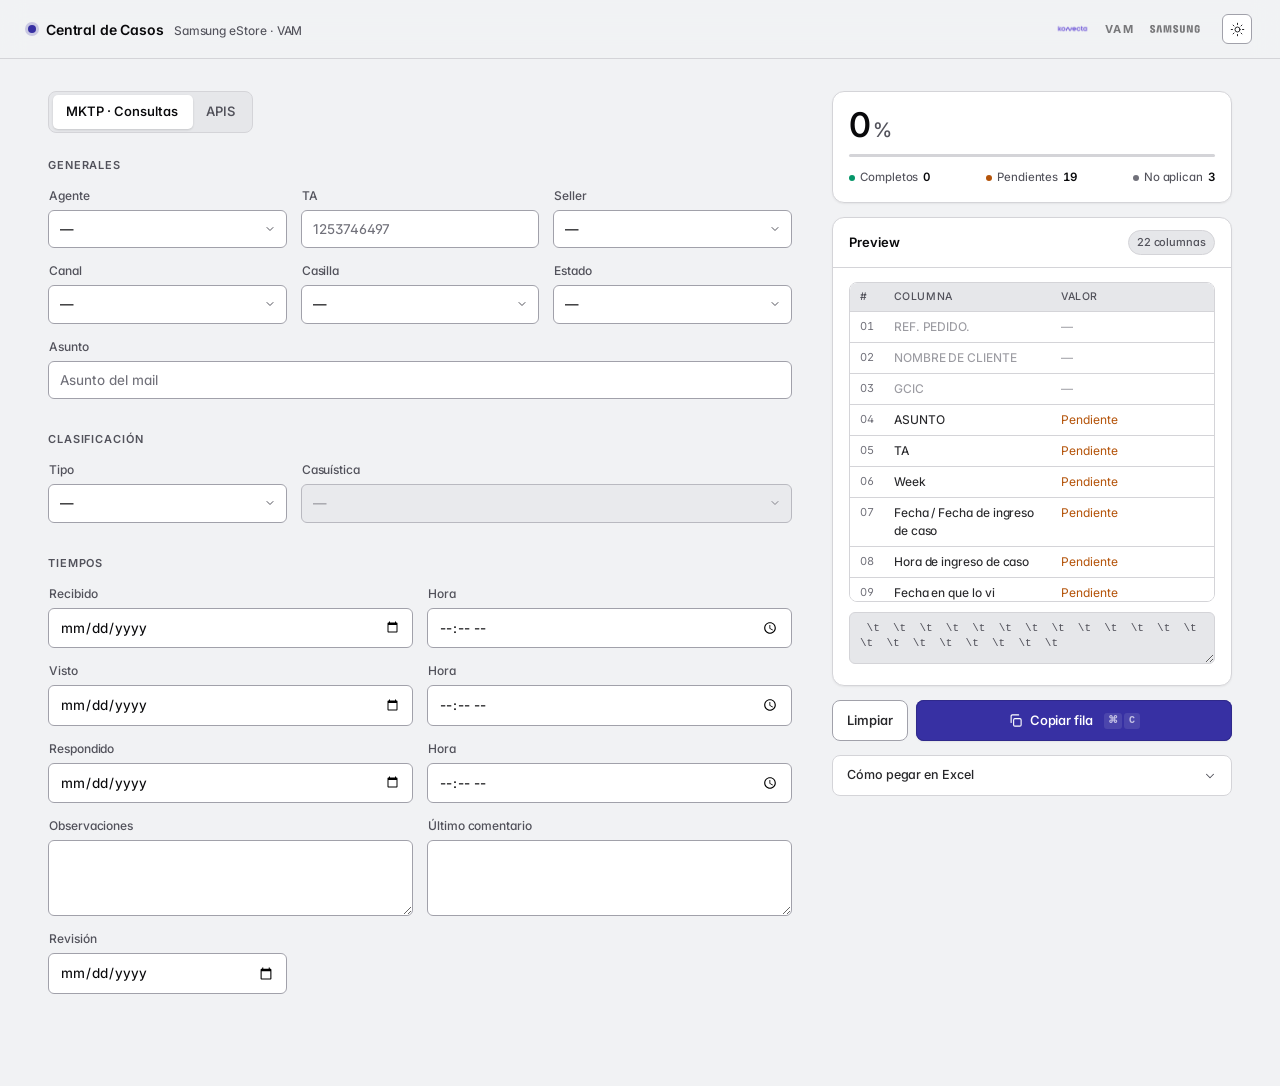
<file: version-minima/index.html>
<!DOCTYPE html>
<html lang="es" data-theme="light">
<head>
  <meta charset="UTF-8" />
  <meta name="viewport" content="width=device-width, initial-scale=1.0" />
  <title>Central de Casos</title>
  <link rel="icon" type="image/png" sizes="32x32" href="../VAM_icono%20para%20pesta%C3%B1a.png" />
  <link rel="preconnect" href="https://fonts.googleapis.com" />
  <link rel="preconnect" href="https://fonts.gstatic.com" crossorigin />
  <link href="https://fonts.googleapis.com/css2?family=Inter:wght@400;450;500;550;600;700&display=swap" rel="stylesheet" />
  <link rel="stylesheet" href="styles.css" />
</head>
<body>
  <div class="bg" aria-hidden="true"></div>

  <header class="head">
    <div class="head__brand">
      <span class="dot" aria-hidden="true"></span>
      <span class="head__title">Central de Casos</span>
      <span class="head__sub">Samsung eStore · VAM</span>
    </div>
    <div class="head__logos" aria-hidden="true">
      <img src="../Konecta_Logo_RGB_Blue.png" alt="" />
      <span class="head__vam">VAM</span>
      <svg viewBox="0 0 130 29" height="12" aria-label="Samsung">
        <g transform="translate(-250 -7)">
          <path d="M0,13.835V12.482H4.609V14.2a1.558,1.558,0,0,0,1.724,1.6A1.509,1.509,0,0,0,8,14.6a2.237,2.237,0,0,0-.03-1.322C7.076,10.976.981,9.931.208,6.333a6.531,6.531,0,0,1-.029-2.4C.654,1.045,3.122,0,6.184,0c2.438,0,5.8.585,5.8,4.458V5.719H7.7V4.612a1.492,1.492,0,0,0-1.605-1.6,1.452,1.452,0,0,0-1.575,1.2,2.468,2.468,0,0,0,.03.922c.5,2.059,7.017,3.167,7.73,6.887a8.481,8.481,0,0,1,.029,2.921C11.892,17.893,9.336,19,6.244,19,3,19,0,17.8,0,13.835Zm55.837-.062V12.421h4.549v1.691a1.533,1.533,0,0,0,1.695,1.6,1.49,1.49,0,0,0,1.665-1.168,2.147,2.147,0,0,0-.029-1.292c-.863-2.274-6.9-3.319-7.671-6.917a6.37,6.37,0,0,1-.03-2.367c.476-2.859,2.944-3.9,5.946-3.9,2.409,0,5.739.615,5.739,4.427v1.23H63.449V4.643a1.485,1.485,0,0,0-1.575-1.6,1.4,1.4,0,0,0-1.546,1.168,2.463,2.463,0,0,0,.029.922C60.832,7.194,67.284,8.27,68,11.959a8.314,8.314,0,0,1,.029,2.89c-.416,2.952-2.943,4.028-6.005,4.028C58.811,18.877,55.837,17.678,55.837,13.773Zm16.293.647A7.18,7.18,0,0,1,72.1,13.25V.523h4.341V13.65a5.023,5.023,0,0,0,.029.677,1.682,1.682,0,0,0,3.271,0,4.852,4.852,0,0,0,.03-.677V.523h4.341V13.25c0,.339-.03.984-.03,1.169-.3,3.319-2.825,4.4-5.976,4.4S72.428,17.739,72.13,14.419Zm35.739-.185a9.539,9.539,0,0,1-.059-1.168V5.6c0-.308.029-.861.059-1.169.386-3.319,2.973-4.365,6.036-4.365,3.033,0,5.708,1.045,6.006,4.365A8.781,8.781,0,0,1,119.94,5.6v.584H115.6V5.2a3.791,3.791,0,0,0-.059-.677,1.777,1.777,0,0,0-3.42,0,3.772,3.772,0,0,0-.059.829v8.117a5.1,5.1,0,0,0,.03.677,1.707,1.707,0,0,0,1.813,1.291,1.633,1.633,0,0,0,1.754-1.291,2.554,2.554,0,0,0,.03-.677V10.883h-1.754V8.3H120v4.765a9.377,9.377,0,0,1-.06,1.168c-.3,3.228-3,4.366-6.036,4.366S108.166,17.462,107.869,14.235Zm-60.5,4.027L47.245,1.845,44.272,18.262H39.931L36.987,1.845l-.118,16.417H32.587L32.943.554h6.988L42.1,14.388,44.272.554h6.987l.386,17.708Zm-22.835,0L22.211,1.845,19.831,18.262H15.194L18.344.554h7.642l3.152,17.708Zm72.665-.184L92.884,3.352l.238,14.726H88.9V.554h6.363l4.044,14.265L99.068.554h4.251V18.078Z" transform="translate(255 12)"/>
        </g>
      </svg>
    </div>
    <button id="theme-toggle" class="head__theme" type="button" aria-label="Cambiar tema">
      <svg class="i-sun" viewBox="0 0 24 24" width="15" height="15" fill="none" stroke="currentColor" stroke-width="1.6" stroke-linecap="round" stroke-linejoin="round">
        <circle cx="12" cy="12" r="4"/><path d="M12 2v2M12 20v2M4.93 4.93l1.41 1.41M17.66 17.66l1.41 1.41M2 12h2M20 12h2M4.93 19.07l1.41-1.41M17.66 6.34l1.41-1.41"/>
      </svg>
      <svg class="i-moon" viewBox="0 0 24 24" width="15" height="15" fill="none" stroke="currentColor" stroke-width="1.6" stroke-linecap="round" stroke-linejoin="round">
        <path d="M21 12.79A9 9 0 1 1 11.21 3 7 7 0 0 0 21 12.79z"/>
      </svg>
    </button>
  </header>

  <main class="app">
    <section class="col col--form">
      <!-- Segmented -->
      <div class="segmented" role="tablist" aria-label="Tipo de carga">
        <span class="segmented__pill" aria-hidden="true"></span>
        <button id="tab-mktp" class="segmented__btn is-active" type="button" role="tab" aria-selected="true" data-target="view-mktp" data-form="mktp">MKTP · Consultas</button>
        <button id="tab-apis" class="segmented__btn" type="button" role="tab" aria-selected="false" data-target="view-apis" data-form="apis">APIS</button>
      </div>

      <!-- MKTP -->
      <div id="view-mktp" class="view is-active" data-form="mktp">
        <section class="block">
          <h2>Generales</h2>
          <div class="grid">
            <div class="f s4"><label for="mktp_agente">Agente</label>
              <select id="mktp_agente" data-preview="true">
                <option value="">—</option>
                <option>Sofia Niccolo</option>
                <option>Bruno Urdapilleta</option>
                <option>Franco Nicolas Arcajo</option>
              </select></div>
            <div class="f s4"><label for="mktp_ta">TA</label>
              <input id="mktp_ta" type="text" inputmode="numeric" placeholder="1253746497" data-preview="true" data-numeric-only="true" /></div>
            <div class="f s4"><label for="mktp_seller">Seller</label>
              <select id="mktp_seller" data-preview="true">
                <option value="">—</option>
                <option>No aplica</option><option>BGH</option><option>MIRGOR</option><option>MULTIPOINT</option><option>VISUAR</option>
              </select></div>
            <div class="f s4"><label for="mktp_canal_compra">Canal</label>
              <select id="mktp_canal_compra" data-preview="true">
                <option value="">—</option>
                <option>AMEX</option><option>BAPRO</option><option>GALICIA</option><option>ICBC</option><option>Sin informar</option>
              </select></div>
            <div class="f s4"><label for="mktp_origen">Casilla</label>
              <select id="mktp_origen" data-preview="true">
                <option value="">—</option><option>MKTP</option><option>Consultas</option>
              </select></div>
            <div class="f s4"><label for="mktp_estado">Estado</label>
              <select id="mktp_estado" data-preview="true">
                <option value="">—</option><option>Abierto</option><option>Resuelto</option><option>Cerrado</option>
              </select></div>
            <div class="f s12"><label for="mktp_asunto">Asunto</label>
              <input id="mktp_asunto" type="text" placeholder="Asunto del mail" data-preview="true" /></div>
          </div>
        </section>

        <section class="block">
          <h2>Clasificación</h2>
          <div class="grid">
            <div class="f s4"><label for="mktp_tipo_solicitud">Tipo</label>
              <select id="mktp_tipo_solicitud" data-preview="true"></select></div>
            <div class="f s8"><label for="mktp_casuistica1">Casuística</label>
              <select id="mktp_casuistica1" data-preview="true" disabled></select></div>
          </div>
        </section>

        <section class="block">
          <h2>Tiempos</h2>
          <div class="grid">
            <div class="f s6"><label for="mktp_fecha">Recibido</label>
              <input id="mktp_fecha" type="date" data-preview="true" /></div>
            <div class="f s6"><label for="mktp_hora_cayo">Hora</label>
              <input id="mktp_hora_cayo" type="time" data-preview="true" /></div>
            <div class="f s6"><label for="mktp_fecha_vi">Visto</label>
              <input id="mktp_fecha_vi" type="date" data-preview="true" /></div>
            <div class="f s6"><label for="mktp_hora_vi">Hora</label>
              <input id="mktp_hora_vi" type="time" data-preview="true" /></div>
            <div class="f s6"><label for="mktp_fecha_respondi">Respondido</label>
              <input id="mktp_fecha_respondi" type="date" data-preview="true" /></div>
            <div class="f s6"><label for="mktp_hora_respondi">Hora</label>
              <input id="mktp_hora_respondi" type="time" data-preview="true" /></div>
            <div class="f s6"><label for="mktp_observacion">Observaciones</label>
              <textarea id="mktp_observacion" rows="3" data-preview="true"></textarea></div>
            <div class="f s6"><label for="mktp_ultimo_comentario">Último comentario</label>
              <textarea id="mktp_ultimo_comentario" rows="3" data-preview="true"></textarea></div>
            <div class="f s4"><label for="mktp_revision">Revisión</label>
              <input id="mktp_revision" type="date" data-preview="true" /></div>
          </div>
        </section>
      </div>

      <!-- APIS -->
      <div id="view-apis" class="view" data-form="apis">
        <section class="block">
          <h2>Generales</h2>
          <div class="grid">
            <div class="f s4"><label for="apis_ref_pedido">Referencia</label>
              <input id="apis_ref_pedido" type="text" placeholder="JODVPBDAY / 12345678" data-preview="true" /></div>
            <div class="f s4"><label for="apis_n_caso_gcic">Caso GCIC</label>
              <input id="apis_n_caso_gcic" type="text" inputmode="numeric" placeholder="1259479636" data-preview="true" data-numeric-only="true" /></div>
            <div class="f s4"><label for="apis_nombre_cliente">Cliente</label>
              <input id="apis_nombre_cliente" type="text" placeholder="JUAN PEREZ" data-preview="true" /></div>
            <div class="f s4"><label for="apis_estado_reclamo">Estado</label>
              <select id="apis_estado_reclamo" data-preview="true">
                <option value="">—</option><option>Abierto</option><option>Cerrado</option><option>Cerrado Automatico</option><option>Estado 1</option><option>Estado 2</option>
              </select></div>
            <div class="f s4"><label for="apis_agente">Agente</label>
              <select id="apis_agente" data-preview="true">
                <option value="">—</option>
                <option>Sofia Niccolo</option><option>Bruno Urdapilleta</option><option>Franco Nicolas Arcajo</option>
              </select></div>
            <div class="f s4"><label for="apis_gcic">GCIC</label>
              <select id="apis_gcic" data-preview="true">
                <option value="">—</option><option>ABIERTO</option><option>CERRADO</option>
              </select></div>
            <div class="f s6"><label for="apis_seller">Seller</label>
              <select id="apis_seller" data-preview="true">
                <option value="">—</option>
                <option>No aplica</option><option>BGH</option><option>MIRGOR</option><option>MULTIPOINT</option><option>VISUAR</option>
              </select></div>
            <div class="f s6"><label for="apis_origen">API</label>
              <select id="apis_origen" data-preview="true">
                <option value="">—</option><option>Galicia</option><option>ICBC</option><option>Patagonia</option>
              </select></div>
          </div>
        </section>

        <section class="block">
          <h2>Casuística</h2>
          <div class="grid">
            <div class="f s4"><label for="apis_tipo_solicitud">Tipo</label>
              <select id="apis_tipo_solicitud" data-preview="true"></select></div>
            <div class="f s8"><label for="apis_casuistica1">Casuística</label>
              <select id="apis_casuistica1" data-preview="true" disabled></select></div>
          </div>
        </section>

        <section class="block">
          <h2>Seguimiento</h2>
          <div class="grid">
            <div class="f s6"><label for="apis_fecha_ingreso">Recibido</label>
              <input id="apis_fecha_ingreso" type="date" data-preview="true" /></div>
            <div class="f s6"><label for="apis_hora_ingreso">Hora</label>
              <input id="apis_hora_ingreso" type="time" data-preview="true" /></div>
            <div class="f s6"><label for="apis_fecha_respuesta">Respondido</label>
              <input id="apis_fecha_respuesta" type="date" data-preview="true" /></div>
            <div class="f s6"><label for="apis_hora_respuesta">Hora</label>
              <input id="apis_hora_respuesta" type="time" data-preview="true" /></div>
            <div class="f s6"><label for="apis_observaciones">Observaciones</label>
              <textarea id="apis_observaciones" rows="3" data-preview="true"></textarea></div>
            <div class="f s6"><label for="apis_ultimo_comentario_seller">Último comentario</label>
              <textarea id="apis_ultimo_comentario_seller" rows="3" data-preview="true"></textarea></div>
            <div class="f s4"><label for="apis_fecha_revision">Revisión</label>
              <input id="apis_fecha_revision" type="date" data-preview="true" /></div>
          </div>
        </section>
      </div>
    </section>

    <!-- SIDE -->
    <aside class="col col--side">
      <div class="side-sticky">
        <!-- Progress card -->
        <section class="card card--stat">
          <div class="stat">
            <div class="stat__percent"><span id="progress-percent">0</span><em>%</em></div>
            <div class="stat__bar"><span id="progress-fill"></span></div>
            <div class="stat__legend">
              <span><i class="chip chip--ok"></i>Completos <b id="preview-filled">0</b></span>
              <span><i class="chip chip--wait"></i>Pendientes <b id="preview-empty">0</b></span>
              <span><i class="chip chip--na"></i>No aplican <b id="preview-unused">0</b></span>
            </div>
          </div>
        </section>

        <!-- Preview -->
        <section class="card" id="preview-card">
          <header class="card__head">
            <h3>Preview</h3>
            <span id="preview-mode" class="tag">22 columnas</span>
          </header>
          <div class="card__body">
            <div class="tbl-wrap">
              <table class="tbl">
                <thead><tr><th>#</th><th>Columna</th><th>Valor</th></tr></thead>
                <tbody id="preview-body"></tbody>
              </table>
            </div>
            <textarea id="preview-row" class="raw" readonly spellcheck="false" aria-label="Línea lista para pegar"></textarea>
          </div>
        </section>

        <!-- Action bar -->
        <div class="actions">
          <button id="btn-limpiar" class="btn btn--ghost" type="button">Limpiar</button>
          <button id="btn-copiar" class="btn btn--primary" type="button">
            <svg class="i-copy" viewBox="0 0 24 24" width="15" height="15" fill="none" stroke="currentColor" stroke-width="1.8" stroke-linecap="round" stroke-linejoin="round"><rect x="9" y="9" width="12" height="12" rx="2"/><path d="M5 15V5a2 2 0 0 1 2-2h10"/></svg>
            <svg class="i-check" viewBox="0 0 24 24" width="15" height="15" fill="none" stroke="currentColor" stroke-width="2.2" stroke-linecap="round" stroke-linejoin="round"><path d="M5 12l5 5L20 7"/></svg>
            <span class="btn__label">Copiar fila</span>
            <span class="kbd-hint"><kbd>⌘</kbd><kbd>C</kbd></span>
          </button>
        </div>

        <!-- Help -->
        <details class="help">
          <summary>
            <span>Cómo pegar en Excel</span>
            <svg viewBox="0 0 24 24" width="14" height="14" fill="none" stroke="currentColor" stroke-width="1.8" stroke-linecap="round" stroke-linejoin="round"><polyline points="6 9 12 15 18 9"/></svg>
          </summary>
          <ol>
            <li>Abrí el Excel de Seguimiento de Casos.</li>
            <li>Elegí la pestaña <b>UNIFICADO</b>.</li>
            <li>Ubicate en la primera celda vacía.</li>
            <li>Pegá con <kbd>Ctrl</kbd>+<kbd>V</kbd>.</li>
            <li>Si algo no coincide: <kbd>Ctrl</kbd>+<kbd>Z</kbd>.</li>
          </ol>
          <a class="ext-link" href="https://allusargentina-my.sharepoint.com/:x:/r/personal/camila_balbastro_grupokonecta_com_ar/Documents/Mail/Seguimiento%20de%20Casos%20MAILS.xlsx?d=w2dc8ccf330154ceebe7b42ee4bdeddcc&csf=1&web=1&e=X7FeeP" target="_blank" rel="noopener noreferrer">
            Abrir Excel
            <svg viewBox="0 0 24 24" width="12" height="12" fill="none" stroke="currentColor" stroke-width="1.8" stroke-linecap="round" stroke-linejoin="round"><path d="M14 3h7v7"/><path d="M10 14L21 3"/><path d="M21 14v5a2 2 0 0 1-2 2H5a2 2 0 0 1-2-2V5a2 2 0 0 1 2-2h5"/></svg>
          </a>
        </details>
      </div>
    </aside>
  </main>

  <div id="validation-modal" class="modal" aria-hidden="true">
    <div class="modal__scrim" data-close></div>
    <div class="modal__card" role="dialog" aria-modal="true" aria-labelledby="validation-modal-title">
      <h3 id="validation-modal-title">Datos para revisar</h3>
      <p>Detectamos campos incompletos o inconsistencias.</p>
      <ol id="validation-modal-list"></ol>
      <div class="modal__foot">
        <button id="validation-cancel" class="btn btn--ghost" type="button" data-close>Volver</button>
        <button id="validation-confirm" class="btn btn--primary" type="button">Copiar igual</button>
      </div>
    </div>
  </div>

  <div id="toast" class="toast" role="status" aria-live="polite">
    <svg viewBox="0 0 24 24" width="14" height="14" fill="none" stroke="currentColor" stroke-width="2.2" stroke-linecap="round" stroke-linejoin="round"><path d="M5 12l5 5L20 7"/></svg>
    <span>Copiado al portapapeles</span>
  </div>

  <script src="app.js"></script>
</body>
</html>
</file>
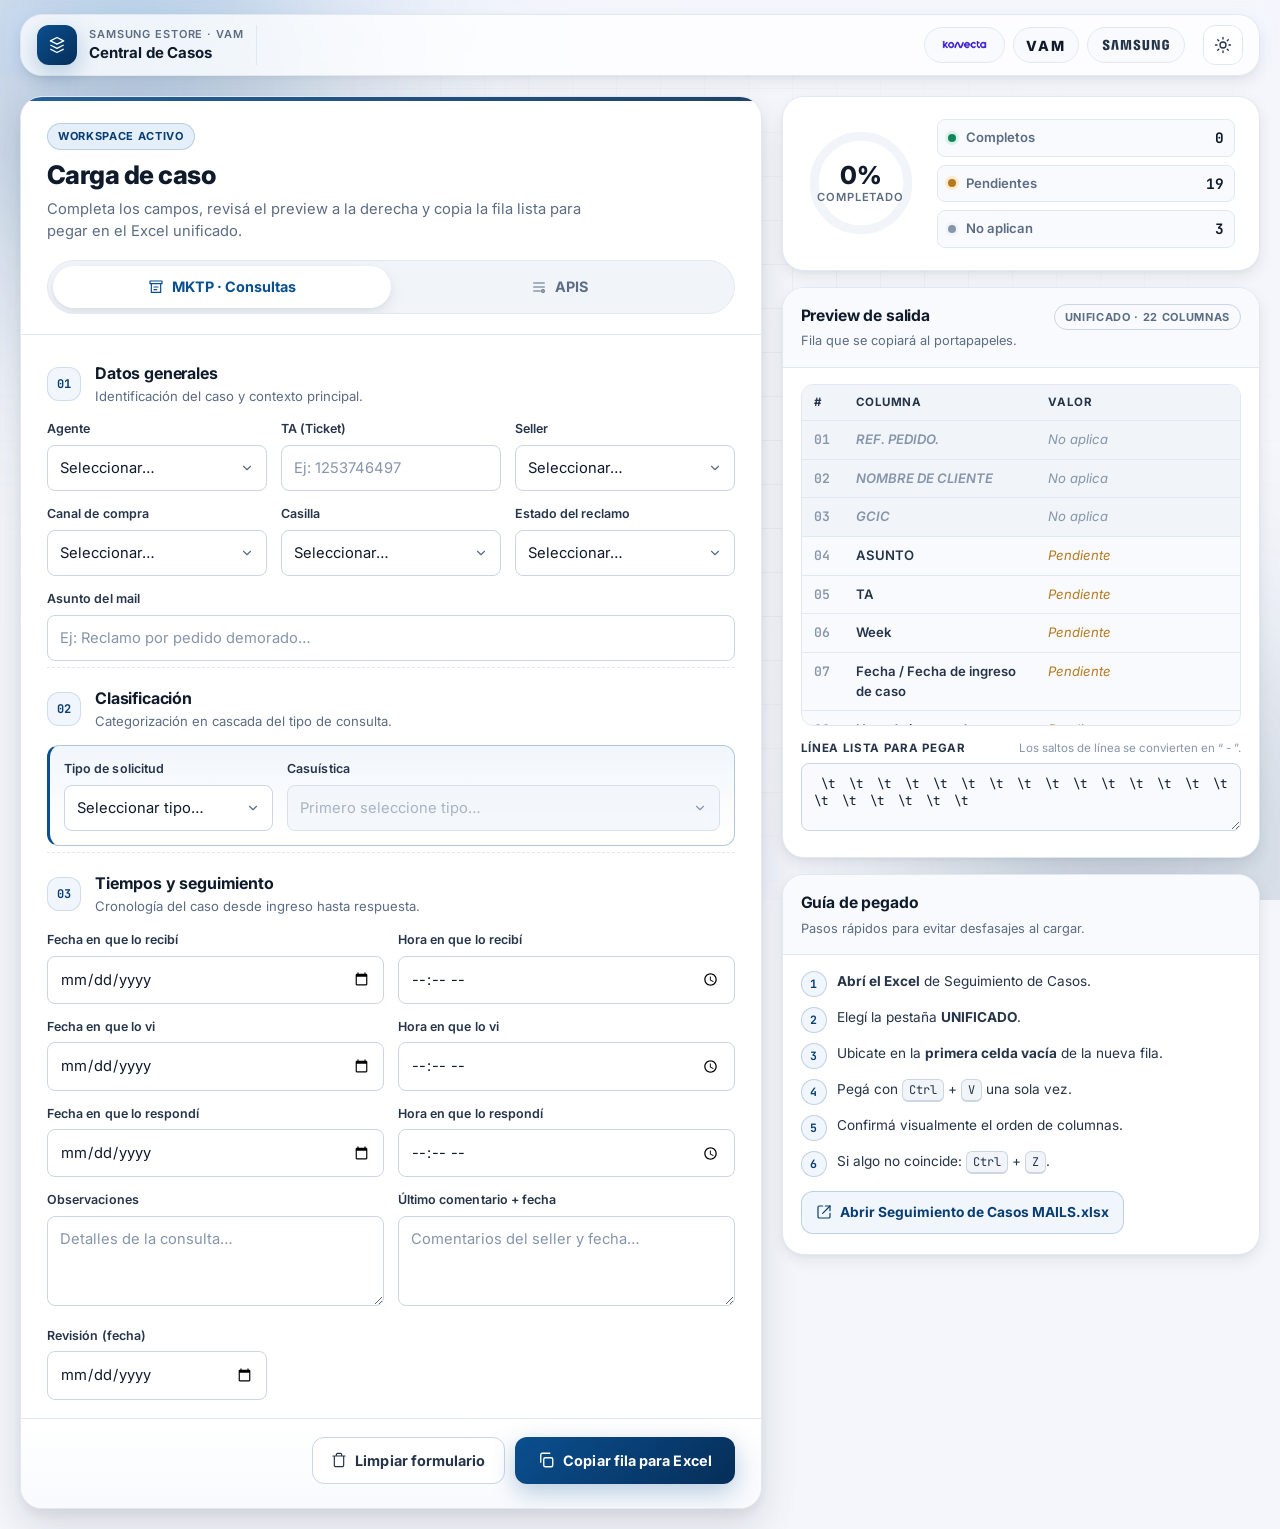
<file: version-profesional/index.html>
<!DOCTYPE html>
<html lang="es" data-theme="light">
<head>
  <meta charset="UTF-8" />
  <meta name="viewport" content="width=device-width, initial-scale=1.0" />
  <title>Central de Casos · Samsung eStore</title>
  <meta name="description" content="Central de carga y copia de casos MKTP/Consultas y APIS para el Excel unificado." />
  <link rel="icon" type="image/png" sizes="32x32" href="../VAM_icono%20para%20pesta%C3%B1a.png" />
  <link rel="shortcut icon" type="image/png" href="../VAM_icono%20para%20pesta%C3%B1a.png" />
  <link rel="preconnect" href="https://fonts.googleapis.com" />
  <link rel="preconnect" href="https://fonts.gstatic.com" crossorigin />
  <link href="https://fonts.googleapis.com/css2?family=Inter:wght@400;500;600;700;800&family=JetBrains+Mono:wght@400;600&display=swap" rel="stylesheet" />
  <link rel="stylesheet" href="styles.css" />
</head>
<body>
  <!-- Ambient background layers -->
  <div class="ambient" aria-hidden="true">
    <div class="ambient__grid"></div>
    <div class="ambient__glow ambient__glow--a"></div>
    <div class="ambient__glow ambient__glow--b"></div>
  </div>

  <!-- Top navigation -->
  <header class="topbar" role="banner">
    <div class="topbar__inner">
      <div class="topbar__brand">
        <div class="brand-mark" aria-hidden="true">
          <svg viewBox="0 0 24 24" width="20" height="20" fill="none">
            <path d="M4 7L12 3L20 7L12 11L4 7Z" stroke="currentColor" stroke-width="1.6" stroke-linejoin="round"/>
            <path d="M4 12L12 16L20 12" stroke="currentColor" stroke-width="1.6" stroke-linejoin="round"/>
            <path d="M4 17L12 21L20 17" stroke="currentColor" stroke-width="1.6" stroke-linejoin="round"/>
          </svg>
        </div>
        <div class="brand-text">
          <span class="brand-text__eyebrow">Samsung eStore · VAM</span>
          <span class="brand-text__title">Central de Casos</span>
        </div>
      </div>

      <nav class="topbar__logos" aria-label="Marcas">
        <div class="logo-chip" title="Konecta">
          <img src="../Konecta_Logo_RGB_Blue.png" alt="Konecta" />
        </div>
        <div class="logo-chip logo-chip--text" title="VAM">
          <span>VAM</span>
        </div>
        <div class="logo-chip" title="Samsung">
          <svg focusable="false" aria-hidden="true" viewBox="0 0 130 29">
            <g transform="translate(-250 -7)">
              <path d="M0,13.835V12.482H4.609V14.2a1.558,1.558,0,0,0,1.724,1.6A1.509,1.509,0,0,0,8,14.6a2.237,2.237,0,0,0-.03-1.322C7.076,10.976.981,9.931.208,6.333a6.531,6.531,0,0,1-.029-2.4C.654,1.045,3.122,0,6.184,0c2.438,0,5.8.585,5.8,4.458V5.719H7.7V4.612a1.492,1.492,0,0,0-1.605-1.6,1.452,1.452,0,0,0-1.575,1.2,2.468,2.468,0,0,0,.03.922c.5,2.059,7.017,3.167,7.73,6.887a8.481,8.481,0,0,1,.029,2.921C11.892,17.893,9.336,19,6.244,19,3,19,0,17.8,0,13.835Zm55.837-.062V12.421h4.549v1.691a1.533,1.533,0,0,0,1.695,1.6,1.49,1.49,0,0,0,1.665-1.168,2.147,2.147,0,0,0-.029-1.292c-.863-2.274-6.9-3.319-7.671-6.917a6.37,6.37,0,0,1-.03-2.367c.476-2.859,2.944-3.9,5.946-3.9,2.409,0,5.739.615,5.739,4.427v1.23H63.449V4.643a1.485,1.485,0,0,0-1.575-1.6,1.4,1.4,0,0,0-1.546,1.168,2.463,2.463,0,0,0,.029.922C60.832,7.194,67.284,8.27,68,11.959a8.314,8.314,0,0,1,.029,2.89c-.416,2.952-2.943,4.028-6.005,4.028C58.811,18.877,55.837,17.678,55.837,13.773Zm16.293.647A7.18,7.18,0,0,1,72.1,13.25V.523h4.341V13.65a5.023,5.023,0,0,0,.029.677,1.682,1.682,0,0,0,3.271,0,4.852,4.852,0,0,0,.03-.677V.523h4.341V13.25c0,.339-.03.984-.03,1.169-.3,3.319-2.825,4.4-5.976,4.4S72.428,17.739,72.13,14.419Zm35.739-.185a9.539,9.539,0,0,1-.059-1.168V5.6c0-.308.029-.861.059-1.169.386-3.319,2.973-4.365,6.036-4.365,3.033,0,5.708,1.045,6.006,4.365A8.781,8.781,0,0,1,119.94,5.6v.584H115.6V5.2a3.791,3.791,0,0,0-.059-.677,1.777,1.777,0,0,0-3.42,0,3.772,3.772,0,0,0-.059.829v8.117a5.1,5.1,0,0,0,.03.677,1.707,1.707,0,0,0,1.813,1.291,1.633,1.633,0,0,0,1.754-1.291,2.554,2.554,0,0,0,.03-.677V10.883h-1.754V8.3H120v4.765a9.377,9.377,0,0,1-.06,1.168c-.3,3.228-3,4.366-6.036,4.366S108.166,17.462,107.869,14.235Zm-60.5,4.027L47.245,1.845,44.272,18.262H39.931L36.987,1.845l-.118,16.417H32.587L32.943.554h6.988L42.1,14.388,44.272.554h6.987l.386,17.708Zm-22.835,0L22.211,1.845,19.831,18.262H15.194L18.344.554h7.642l3.152,17.708Zm72.665-.184L92.884,3.352l.238,14.726H88.9V.554h6.363l4.044,14.265L99.068.554h4.251V18.078Z" transform="translate(255 12)"/>
            </g>
          </svg>
        </div>
      </nav>

      <div class="topbar__actions">
        <button id="theme-toggle" class="icon-btn" type="button" aria-label="Cambiar tema" title="Cambiar tema">
          <svg class="icon-sun" viewBox="0 0 24 24" width="18" height="18" fill="none" stroke="currentColor" stroke-width="1.8" stroke-linecap="round" stroke-linejoin="round">
            <circle cx="12" cy="12" r="4"/>
            <path d="M12 2v2M12 20v2M4.93 4.93l1.41 1.41M17.66 17.66l1.41 1.41M2 12h2M20 12h2M4.93 19.07l1.41-1.41M17.66 6.34l1.41-1.41"/>
          </svg>
          <svg class="icon-moon" viewBox="0 0 24 24" width="18" height="18" fill="none" stroke="currentColor" stroke-width="1.8" stroke-linecap="round" stroke-linejoin="round">
            <path d="M21 12.79A9 9 0 1 1 11.21 3 7 7 0 0 0 21 12.79z"/>
          </svg>
        </button>
      </div>
    </div>
  </header>

  <main class="shell">
    <!-- LEFT: FORM PANEL -->
    <section class="panel panel--main" aria-labelledby="panel-title">
      <div class="panel__head">
        <div class="panel__title">
          <span class="chip chip--accent">Workspace activo</span>
          <h1 id="panel-title">Carga de caso</h1>
          <p>Completa los campos, revisá el preview a la derecha y copia la fila lista para pegar en el Excel unificado.</p>
        </div>

        <div class="mode-switch" role="tablist" aria-label="Tipo de carga">
          <span class="mode-switch__indicator" aria-hidden="true"></span>
          <button id="tab-mktp" class="mode-switch__btn is-active" type="button" role="tab" aria-selected="true" data-target="view-mktp" data-form="mktp">
            <svg viewBox="0 0 24 24" width="16" height="16" fill="none" stroke="currentColor" stroke-width="1.8" stroke-linecap="round" stroke-linejoin="round"><path d="M3 3h18v4H3zM5 7v13h14V7M9 12h6M9 16h4"/></svg>
            <span>MKTP · Consultas</span>
          </button>
          <button id="tab-apis" class="mode-switch__btn" type="button" role="tab" aria-selected="false" data-target="view-apis" data-form="apis">
            <svg viewBox="0 0 24 24" width="16" height="16" fill="none" stroke="currentColor" stroke-width="1.8" stroke-linecap="round" stroke-linejoin="round"><path d="M4 6h16M4 12h16M4 18h10"/><circle cx="18" cy="18" r="2"/></svg>
            <span>APIS</span>
          </button>
        </div>
      </div>

      <!-- MKTP VIEW -->
      <div id="view-mktp" class="form-view is-active" data-form="mktp">
        <section class="fieldset">
          <header class="fieldset__head">
            <span class="fieldset__num">01</span>
            <div>
              <h2>Datos generales</h2>
              <p>Identificación del caso y contexto principal.</p>
            </div>
          </header>
          <div class="grid">
            <div class="field span-4">
              <label for="mktp_agente">Agente</label>
              <div class="input-wrap">
                <select id="mktp_agente" data-preview="true">
                  <option value="">Seleccionar…</option>
                  <option value="Sofia Niccolo">Sofia Niccolo</option>
                  <option value="Bruno Urdapilleta">Bruno Urdapilleta</option>
                  <option value="Franco Nicolas Arcajo">Franco Nicolas Arcajo</option>
                </select>
              </div>
            </div>
            <div class="field span-4">
              <label for="mktp_ta">TA (Ticket)</label>
              <div class="input-wrap">
                <input id="mktp_ta" type="text" inputmode="numeric" pattern="[0-9]*" placeholder="Ej: 1253746497" data-preview="true" data-numeric-only="true" />
              </div>
            </div>
            <div class="field span-4">
              <label for="mktp_seller">Seller</label>
              <div class="input-wrap">
                <select id="mktp_seller" data-preview="true">
                  <option value="">Seleccionar…</option>
                  <option value="No aplica">No aplica</option>
                  <option value="BGH">BGH</option>
                  <option value="MIRGOR">MIRGOR</option>
                  <option value="MULTIPOINT">MULTIPOINT</option>
                  <option value="VISUAR">VISUAR</option>
                </select>
              </div>
            </div>
            <div class="field span-4">
              <label for="mktp_canal_compra">Canal de compra</label>
              <div class="input-wrap">
                <select id="mktp_canal_compra" data-preview="true">
                  <option value="">Seleccionar…</option>
                  <option value="AMEX">AMEX</option>
                  <option value="BAPRO">BAPRO</option>
                  <option value="GALICIA">GALICIA</option>
                  <option value="ICBC">ICBC</option>
                  <option value="Sin informar">Sin informar</option>
                </select>
              </div>
            </div>
            <div class="field span-4">
              <label for="mktp_origen">Casilla</label>
              <div class="input-wrap">
                <select id="mktp_origen" data-preview="true">
                  <option value="">Seleccionar…</option>
                  <option value="MKTP">MKTP</option>
                  <option value="Consultas">Consultas</option>
                </select>
              </div>
            </div>
            <div class="field span-4">
              <label for="mktp_estado">Estado del reclamo</label>
              <div class="input-wrap">
                <select id="mktp_estado" data-preview="true">
                  <option value="">Seleccionar…</option>
                  <option value="Abierto">Abierto</option>
                  <option value="Resuelto">Resuelto</option>
                  <option value="Cerrado">Cerrado</option>
                </select>
              </div>
            </div>
            <div class="field span-12">
              <label for="mktp_asunto">Asunto del mail</label>
              <div class="input-wrap">
                <input id="mktp_asunto" type="text" placeholder="Ej: Reclamo por pedido demorado…" data-preview="true" />
              </div>
            </div>
          </div>
        </section>

        <section class="fieldset">
          <header class="fieldset__head">
            <span class="fieldset__num">02</span>
            <div>
              <h2>Clasificación</h2>
              <p>Categorización en cascada del tipo de consulta.</p>
            </div>
          </header>
          <div class="cascade">
            <div class="grid">
              <div class="field span-4">
                <label for="mktp_tipo_solicitud">Tipo de solicitud</label>
                <div class="input-wrap">
                  <select id="mktp_tipo_solicitud" data-preview="true"></select>
                </div>
              </div>
              <div class="field span-8">
                <label for="mktp_casuistica1">Casuística</label>
                <div class="input-wrap">
                  <select id="mktp_casuistica1" data-preview="true" disabled></select>
                </div>
              </div>
            </div>
          </div>
        </section>

        <section class="fieldset">
          <header class="fieldset__head">
            <span class="fieldset__num">03</span>
            <div>
              <h2>Tiempos y seguimiento</h2>
              <p>Cronología del caso desde ingreso hasta respuesta.</p>
            </div>
          </header>
          <div class="grid">
            <div class="field span-6">
              <label for="mktp_fecha">Fecha en que lo recibí</label>
              <div class="input-wrap"><input id="mktp_fecha" type="date" data-preview="true" /></div>
            </div>
            <div class="field span-6">
              <label for="mktp_hora_cayo">Hora en que lo recibí</label>
              <div class="input-wrap"><input id="mktp_hora_cayo" type="time" data-preview="true" /></div>
            </div>
            <div class="field span-6">
              <label for="mktp_fecha_vi">Fecha en que lo vi</label>
              <div class="input-wrap"><input id="mktp_fecha_vi" type="date" data-preview="true" /></div>
            </div>
            <div class="field span-6">
              <label for="mktp_hora_vi">Hora en que lo vi</label>
              <div class="input-wrap"><input id="mktp_hora_vi" type="time" data-preview="true" /></div>
            </div>
            <div class="field span-6">
              <label for="mktp_fecha_respondi">Fecha en que lo respondí</label>
              <div class="input-wrap"><input id="mktp_fecha_respondi" type="date" data-preview="true" /></div>
            </div>
            <div class="field span-6">
              <label for="mktp_hora_respondi">Hora en que lo respondí</label>
              <div class="input-wrap"><input id="mktp_hora_respondi" type="time" data-preview="true" /></div>
            </div>
            <div class="field span-6">
              <label for="mktp_observacion">Observaciones</label>
              <div class="input-wrap"><textarea id="mktp_observacion" rows="3" placeholder="Detalles de la consulta…" data-preview="true"></textarea></div>
            </div>
            <div class="field span-6">
              <label for="mktp_ultimo_comentario">Último comentario + fecha</label>
              <div class="input-wrap"><textarea id="mktp_ultimo_comentario" rows="3" placeholder="Comentarios del seller y fecha…" data-preview="true"></textarea></div>
            </div>
            <div class="field span-4">
              <label for="mktp_revision">Revisión (fecha)</label>
              <div class="input-wrap"><input id="mktp_revision" type="date" data-preview="true" /></div>
            </div>
          </div>
        </section>
      </div>

      <!-- APIS VIEW -->
      <div id="view-apis" class="form-view" data-form="apis">
        <section class="fieldset">
          <header class="fieldset__head">
            <span class="fieldset__num">01</span>
            <div>
              <h2>Datos generales</h2>
              <p>Identificación del caso y contexto principal.</p>
            </div>
          </header>
          <div class="grid">
            <div class="field span-4">
              <label for="apis_ref_pedido">Referencia / N° de pedido</label>
              <div class="input-wrap"><input id="apis_ref_pedido" type="text" placeholder="Ej: JODVPBDAY / 12345678" data-preview="true" /></div>
            </div>
            <div class="field span-4">
              <label for="apis_n_caso_gcic">N° de caso GCIC</label>
              <div class="input-wrap"><input id="apis_n_caso_gcic" type="text" inputmode="numeric" pattern="[0-9]*" placeholder="Ej: 1259479636" data-preview="true" data-numeric-only="true" /></div>
            </div>
            <div class="field span-4">
              <label for="apis_nombre_cliente">Nombre del cliente</label>
              <div class="input-wrap"><input id="apis_nombre_cliente" type="text" placeholder="Ej: JUAN PEREZ" data-preview="true" /></div>
            </div>
            <div class="field span-4">
              <label for="apis_estado_reclamo">Estado del reclamo</label>
              <div class="input-wrap">
                <select id="apis_estado_reclamo" data-preview="true">
                  <option value="">Seleccionar…</option>
                  <option value="Abierto">Abierto</option>
                  <option value="Cerrado">Cerrado</option>
                  <option value="Cerrado Automatico">Cerrado Automático</option>
                  <option value="Estado 1">Estado 1</option>
                  <option value="Estado 2">Estado 2</option>
                </select>
              </div>
            </div>
            <div class="field span-4">
              <label for="apis_agente">Agente</label>
              <div class="input-wrap">
                <select id="apis_agente" data-preview="true">
                  <option value="">Seleccionar…</option>
                  <option value="Sofia Niccolo">Sofia Niccolo</option>
                  <option value="Bruno Urdapilleta">Bruno Urdapilleta</option>
                  <option value="Franco Nicolas Arcajo">Franco Nicolas Arcajo</option>
                </select>
              </div>
            </div>
            <div class="field span-4">
              <label for="apis_gcic">GCIC</label>
              <div class="input-wrap">
                <select id="apis_gcic" data-preview="true">
                  <option value="">Seleccionar…</option>
                  <option value="ABIERTO">ABIERTO</option>
                  <option value="CERRADO">CERRADO</option>
                </select>
              </div>
            </div>
            <div class="field span-6">
              <label for="apis_seller">Seller</label>
              <div class="input-wrap">
                <select id="apis_seller" data-preview="true">
                  <option value="">Seleccionar…</option>
                  <option value="No aplica">No aplica</option>
                  <option value="BGH">BGH</option>
                  <option value="MIRGOR">MIRGOR</option>
                  <option value="MULTIPOINT">MULTIPOINT</option>
                  <option value="VISUAR">VISUAR</option>
                </select>
              </div>
            </div>
            <div class="field span-6">
              <label for="apis_origen">API</label>
              <div class="input-wrap">
                <select id="apis_origen" data-preview="true">
                  <option value="">Seleccionar…</option>
                  <option value="Galicia">Galicia</option>
                  <option value="ICBC">ICBC</option>
                  <option value="Patagonia">Patagonia</option>
                </select>
              </div>
            </div>
          </div>
        </section>

        <section class="fieldset">
          <header class="fieldset__head">
            <span class="fieldset__num">02</span>
            <div>
              <h2>Casuística</h2>
              <p>Categorización en cascada del caso.</p>
            </div>
          </header>
          <div class="cascade">
            <div class="grid">
              <div class="field span-4">
                <label for="apis_tipo_solicitud">Tipo de solicitud</label>
                <div class="input-wrap"><select id="apis_tipo_solicitud" data-preview="true"></select></div>
              </div>
              <div class="field span-8">
                <label for="apis_casuistica1">Casuística</label>
                <div class="input-wrap"><select id="apis_casuistica1" data-preview="true" disabled></select></div>
              </div>
            </div>
          </div>
        </section>

        <section class="fieldset">
          <header class="fieldset__head">
            <span class="fieldset__num">03</span>
            <div>
              <h2>Seguimiento</h2>
              <p>Cronología del caso desde ingreso hasta respuesta.</p>
            </div>
          </header>
          <div class="grid">
            <div class="field span-6">
              <label for="apis_fecha_ingreso">Fecha en que lo recibí</label>
              <div class="input-wrap"><input id="apis_fecha_ingreso" type="date" data-preview="true" /></div>
            </div>
            <div class="field span-6">
              <label for="apis_hora_ingreso">Hora en que lo recibí</label>
              <div class="input-wrap"><input id="apis_hora_ingreso" type="time" data-preview="true" /></div>
            </div>
            <div class="field span-6">
              <label for="apis_fecha_respuesta">Fecha en que lo respondí</label>
              <div class="input-wrap"><input id="apis_fecha_respuesta" type="date" data-preview="true" /></div>
            </div>
            <div class="field span-6">
              <label for="apis_hora_respuesta">Hora en que lo respondí</label>
              <div class="input-wrap"><input id="apis_hora_respuesta" type="time" data-preview="true" /></div>
            </div>
            <div class="field span-6">
              <label for="apis_observaciones">Observaciones</label>
              <div class="input-wrap"><textarea id="apis_observaciones" rows="3" placeholder="Detalles del caso…" data-preview="true"></textarea></div>
            </div>
            <div class="field span-6">
              <label for="apis_ultimo_comentario_seller">Último comentario del seller</label>
              <div class="input-wrap"><textarea id="apis_ultimo_comentario_seller" rows="3" placeholder="Comentarios…" data-preview="true"></textarea></div>
            </div>
            <div class="field span-4">
              <label for="apis_fecha_revision">Fecha de revisión</label>
              <div class="input-wrap"><input id="apis_fecha_revision" type="date" data-preview="true" /></div>
            </div>
          </div>
        </section>
      </div>

      <!-- Actions -->
      <footer class="panel__foot">
        <button id="btn-limpiar" class="btn btn--ghost" type="button">
          <svg viewBox="0 0 24 24" width="16" height="16" fill="none" stroke="currentColor" stroke-width="1.8" stroke-linecap="round" stroke-linejoin="round"><path d="M3 6h18M8 6V4a2 2 0 0 1 2-2h4a2 2 0 0 1 2 2v2m3 0v14a2 2 0 0 1-2 2H7a2 2 0 0 1-2-2V6"/></svg>
          <span>Limpiar formulario</span>
        </button>
        <button id="btn-copiar" class="btn btn--primary" type="button">
          <span class="btn__ink">
            <svg class="btn__icon-copy" viewBox="0 0 24 24" width="18" height="18" fill="none" stroke="currentColor" stroke-width="1.8" stroke-linecap="round" stroke-linejoin="round"><rect x="9" y="9" width="12" height="12" rx="2"/><path d="M5 15V5a2 2 0 0 1 2-2h10"/></svg>
            <svg class="btn__icon-check" viewBox="0 0 24 24" width="18" height="18" fill="none" stroke="currentColor" stroke-width="2.2" stroke-linecap="round" stroke-linejoin="round"><path d="M5 12l5 5L20 7"/></svg>
            <span class="btn__label">Copiar fila para Excel</span>
          </span>
        </button>
      </footer>
    </section>

    <!-- RIGHT: SIDE PANEL -->
    <aside class="side">
      <!-- Progress -->
      <section class="card card--progress">
        <div class="progress">
          <div class="progress__ring" role="img" aria-label="Progreso del formulario">
            <svg viewBox="0 0 120 120">
              <circle class="progress__ring-track" cx="60" cy="60" r="52" />
              <circle id="progress-ring" class="progress__ring-fill" cx="60" cy="60" r="52" />
            </svg>
            <div class="progress__value">
              <strong id="progress-percent">0%</strong>
              <span>Completado</span>
            </div>
          </div>
          <div class="progress__meta">
            <div class="progress__row">
              <span class="dot dot--filled"></span>
              <span class="progress__row-label">Completos</span>
              <strong id="preview-filled">0</strong>
            </div>
            <div class="progress__row">
              <span class="dot dot--pending"></span>
              <span class="progress__row-label">Pendientes</span>
              <strong id="preview-empty">0</strong>
            </div>
            <div class="progress__row">
              <span class="dot dot--unused"></span>
              <span class="progress__row-label">No aplican</span>
              <strong id="preview-unused">0</strong>
            </div>
          </div>
        </div>
      </section>

      <!-- Preview -->
      <section class="card card--preview" id="preview-card">
        <header class="card__head">
          <div>
            <h3>Preview de salida</h3>
            <p>Fila que se copiará al portapapeles.</p>
          </div>
          <span id="preview-mode" class="chip chip--outline">UNIFICADO · 22 columnas</span>
        </header>
        <div class="card__body">
          <div class="preview-table">
            <div class="preview-table__scroll">
              <table>
                <thead>
                  <tr>
                    <th>#</th>
                    <th>Columna</th>
                    <th>Valor</th>
                  </tr>
                </thead>
                <tbody id="preview-body"></tbody>
              </table>
            </div>
          </div>
          <div class="preview-raw">
            <div class="preview-raw__head">
              <label for="preview-row">Línea lista para pegar</label>
              <span class="hint">Los saltos de línea se convierten en “ - ”.</span>
            </div>
            <textarea id="preview-row" readonly spellcheck="false"></textarea>
          </div>
        </div>
      </section>

      <!-- Helper -->
      <section class="card card--helper">
        <header class="card__head">
          <div>
            <h3>Guía de pegado</h3>
            <p>Pasos rápidos para evitar desfasajes al cargar.</p>
          </div>
        </header>
        <div class="card__body">
          <ol class="steps">
            <li><span class="steps__num">1</span><div><strong>Abrí el Excel</strong> de Seguimiento de Casos.</div></li>
            <li><span class="steps__num">2</span><div>Elegí la pestaña <strong>UNIFICADO</strong>.</div></li>
            <li><span class="steps__num">3</span><div>Ubicate en la <strong>primera celda vacía</strong> de la nueva fila.</div></li>
            <li><span class="steps__num">4</span><div>Pegá con <kbd>Ctrl</kbd> + <kbd>V</kbd> una sola vez.</div></li>
            <li><span class="steps__num">5</span><div>Confirmá visualmente el orden de columnas.</div></li>
            <li><span class="steps__num">6</span><div>Si algo no coincide: <kbd>Ctrl</kbd> + <kbd>Z</kbd>.</div></li>
          </ol>
          <a class="external-link" href="https://allusargentina-my.sharepoint.com/:x:/r/personal/camila_balbastro_grupokonecta_com_ar/Documents/Mail/Seguimiento%20de%20Casos%20MAILS.xlsx?d=w2dc8ccf330154ceebe7b42ee4bdeddcc&csf=1&web=1&e=X7FeeP" target="_blank" rel="noopener noreferrer">
            <svg viewBox="0 0 24 24" width="16" height="16" fill="none" stroke="currentColor" stroke-width="1.8" stroke-linecap="round" stroke-linejoin="round"><path d="M14 3h7v7"/><path d="M10 14L21 3"/><path d="M21 14v5a2 2 0 0 1-2 2H5a2 2 0 0 1-2-2V5a2 2 0 0 1 2-2h5"/></svg>
            <span>Abrir Seguimiento de Casos MAILS.xlsx</span>
          </a>
        </div>
      </section>
    </aside>
  </main>

  <!-- Validation modal -->
  <div id="validation-modal" class="modal" aria-hidden="true">
    <div class="modal__backdrop" data-close></div>
    <div class="modal__card" role="dialog" aria-modal="true" aria-labelledby="validation-modal-title">
      <header class="modal__head">
        <div class="modal__icon">
          <svg viewBox="0 0 24 24" width="20" height="20" fill="none" stroke="currentColor" stroke-width="1.8" stroke-linecap="round" stroke-linejoin="round"><path d="M12 9v4M12 17h.01"/><path d="M10.29 3.86L1.82 18a2 2 0 0 0 1.71 3h16.94a2 2 0 0 0 1.71-3L13.71 3.86a2 2 0 0 0-3.42 0z"/></svg>
        </div>
        <div>
          <h3 id="validation-modal-title">Datos para revisar</h3>
          <p>Detectamos campos incompletos o inconsistencias. Podés volver a corregir o copiar de igual manera.</p>
        </div>
      </header>
      <div class="modal__body">
        <ol id="validation-modal-list" class="modal__list"></ol>
      </div>
      <footer class="modal__foot">
        <button id="validation-cancel" class="btn btn--ghost" type="button" data-close>Volver a corregir</button>
        <button id="validation-confirm" class="btn btn--primary" type="button">Copiar de igual manera</button>
      </footer>
    </div>
  </div>

  <!-- Toast -->
  <div id="toast" class="toast" role="status" aria-live="polite">
    <div class="toast__icon">
      <svg viewBox="0 0 24 24" width="18" height="18" fill="none" stroke="currentColor" stroke-width="2.2" stroke-linecap="round" stroke-linejoin="round"><path d="M5 12l5 5L20 7"/></svg>
    </div>
    <div class="toast__content">
      <strong>Copiado al portapapeles</strong>
      <span>Ve al Excel y pegá con <kbd>Ctrl</kbd> + <kbd>V</kbd>.</span>
    </div>
  </div>

  <script src="app.js"></script>
</body>
</html>
</file>
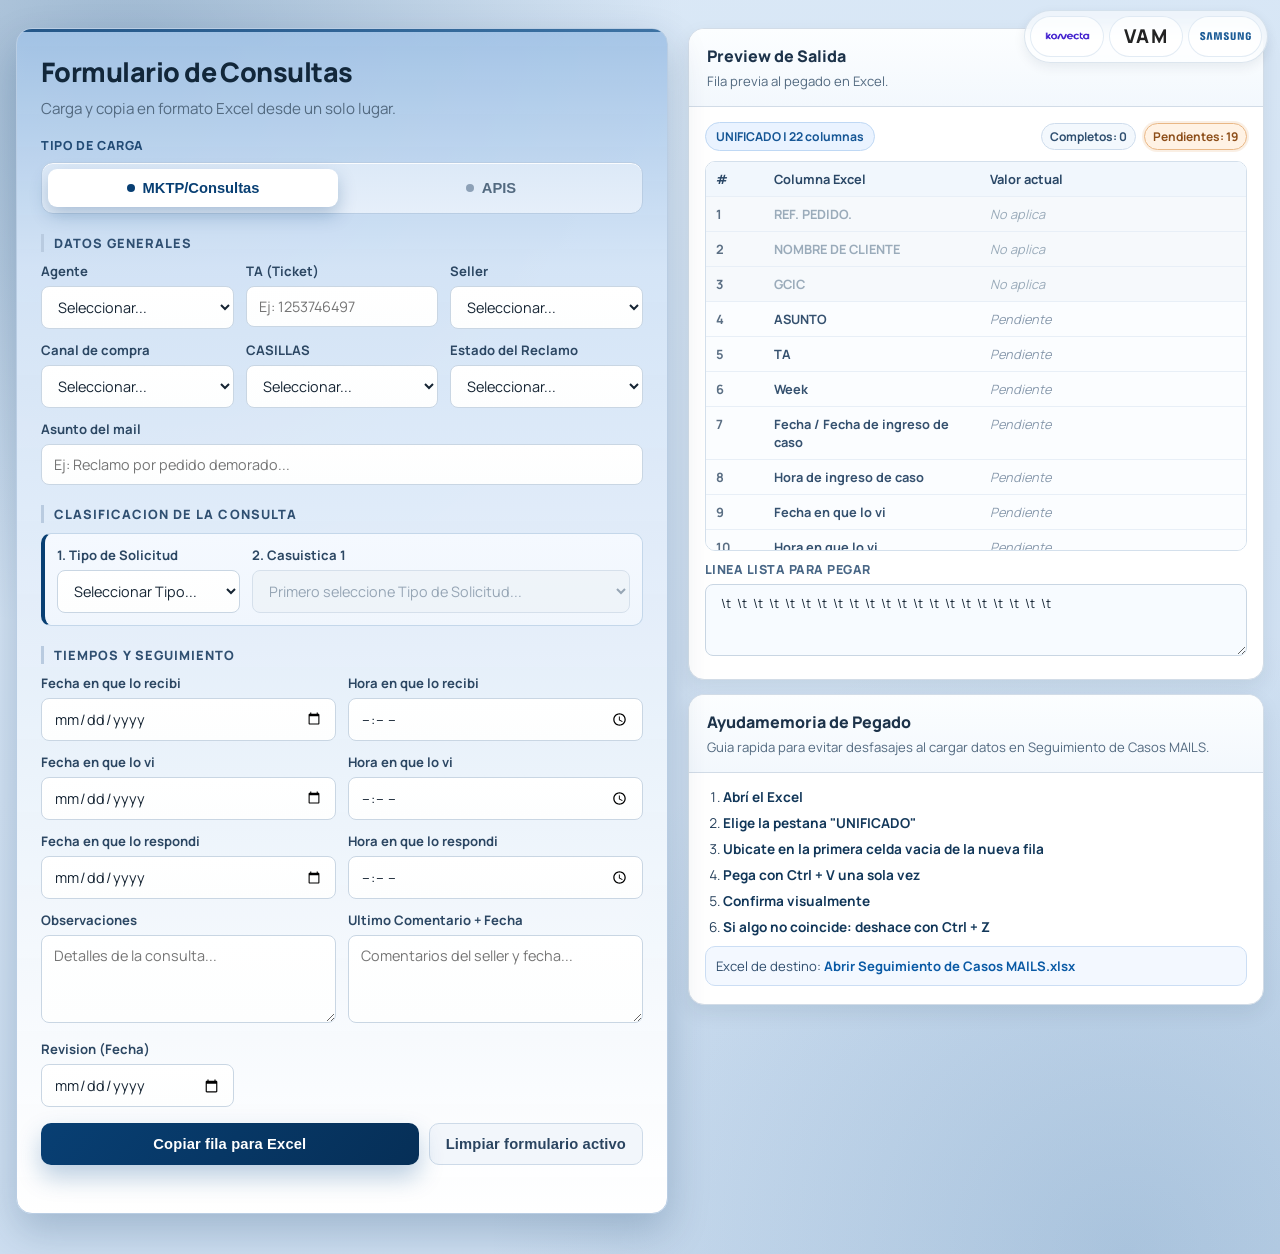
<file: index-original.html>
<!DOCTYPE html>
<html lang="es">
<head>
  <meta charset="UTF-8" />
  <meta name="viewport" content="width=device-width, initial-scale=1.0" />
  <title>Central de Casos | Samsung eStore</title>
  <link rel="icon" type="image/png" sizes="32x32" href="VAM_icono%20para%20pesta%C3%B1a.png" />
  <link rel="shortcut icon" type="image/png" href="VAM_icono%20para%20pesta%C3%B1a.png" />
  <link rel="preconnect" href="https://fonts.googleapis.com" />
  <link rel="preconnect" href="https://fonts.gstatic.com" crossorigin />
  <link href="https://fonts.googleapis.com/css2?family=Manrope:wght@400;500;600;700;800&display=swap" rel="stylesheet" />
  <style>
    :root {
      --bg: #edf2f7;
      --surface: #ffffff;
      --surface-soft: #f3f7fc;
      --ink: #152433;
      --muted: #536a80;
      --primary: #0a4f8f;
      --primary-strong: #083f73;
      --primary-soft: #dbe9f7;
      --accent: #8a5a2f;
      --accent-soft: #f3e8dc;
      --border: #d2dce7;
      --focus: rgba(10, 79, 143, 0.18);
      --shadow: 0 16px 36px rgba(14, 34, 55, 0.12);
      --shadow-soft: 0 8px 20px rgba(14, 34, 55, 0.08);
      --radius-lg: 16px;
      --radius-md: 10px;
      --radius-sm: 8px;
      --transition: 220ms cubic-bezier(0.2, 0.6, 0.2, 1);
    }

    * {
      box-sizing: border-box;
    }

    body {
      margin: 0;
      font-family: "Manrope", "Segoe UI", sans-serif;
      color: var(--ink);
      background:
        radial-gradient(circle at 10% 6%, rgba(10, 79, 143, 0.14), transparent 34%),
        radial-gradient(circle at 88% 100%, rgba(138, 90, 47, 0.1), transparent 38%),
        linear-gradient(168deg, #f4f7fb 0%, #eef3f8 50%, #e9eff6 100%);
      min-height: 100vh;
      padding: 28px 16px 40px;
      transition: background 320ms ease, color 220ms ease;
    }

    .brand-banner {
      position: fixed;
      top: 10px;
      right: 12px;
      z-index: 30;
      padding: 5px;
      border-radius: 999px;
      border: 1px solid rgba(185, 202, 220, 0.48);
      background: rgba(255, 255, 255, 0.56);
      backdrop-filter: blur(8px);
      box-shadow: 0 4px 12px rgba(16, 38, 61, 0.08);
      display: flex;
      gap: 5px;
      align-items: center;
      overflow: hidden;
      isolation: isolate;
      transition: transform 260ms ease, box-shadow 260ms ease, background-color 260ms ease, border-color 260ms ease;
      animation: fadeInUp 380ms ease-out;
    }

    .brand-banner::after {
      content: "";
      position: absolute;
      inset: -45% -35%;
      background: linear-gradient(106deg, transparent 34%, rgba(255, 255, 255, 0.94) 50%, transparent 66%);
      transform: translateX(-130%) rotate(8deg);
      opacity: 0;
      pointer-events: none;
      z-index: 0;
      transition: opacity 320ms ease;
    }

    .brand-banner > * {
      position: relative;
      z-index: 1;
    }

    .brand-banner:hover::after {
      opacity: 1;
      animation: brandPillSweep 980ms linear infinite;
    }

    .brand-banner:hover {
      transform: scale(1.035);
      box-shadow: 0 8px 20px rgba(16, 38, 61, 0.16);
    }

    .brand-item {
      width: 74px;
      height: 41px;
      border-radius: 999px;
      border: 1px solid rgba(206, 220, 236, 0.58);
      background: rgba(255, 255, 255, 0.72);
      display: flex;
      align-items: center;
      justify-content: center;
      padding: 2px 7px;
      overflow: hidden;
    }

    .brand-konecta img {
      width: 55px;
      height: auto;
      object-fit: contain;
      opacity: 0.9;
    }

    .brand-vam svg {
      width: 58px;
      height: auto;
      display: block;
      opacity: 0.9;
    }

    .brand-vam-text {
      font-family: "Manrope", "Segoe UI", sans-serif;
      font-size: 19px;
      font-weight: 800;
      letter-spacing: 0.08em;
      color: #111111;
      line-height: 1;
      opacity: 0.92;
    }

    .brand-samsung {
      color: #0a4f8f;
    }

    .brand-samsung svg {
      width: 55px;
      height: auto;
      display: block;
      opacity: 0.92;
    }

    .brand-samsung path {
      fill: currentColor;
    }

    .app-shell {
      max-width: 1340px;
      margin: 0 auto;
      display: grid;
      grid-template-columns: 1.55fr 1fr;
      gap: 20px;
      animation: fadeInUp 540ms ease-out;
    }

    .panel {
      background: var(--surface);
      border: 1px solid var(--border);
      border-radius: var(--radius-lg);
      box-shadow: var(--shadow);
      overflow: hidden;
      position: relative;
    }

    .panel::before {
      content: "";
      position: absolute;
      inset: 0 0 auto 0;
      height: 3px;
      background: linear-gradient(90deg, var(--primary) 0%, var(--accent) 100%);
      opacity: 0.82;
    }

    .main-panel {
      padding: 24px;
      transition: background 280ms ease, border-color 280ms ease, box-shadow 280ms ease;
    }

    .side-panel {
      display: flex;
      flex-direction: column;
      gap: 14px;
      background: transparent;
      border: 0;
      box-shadow: none;
    }

    .card {
      background: var(--surface);
      border: 1px solid var(--border);
      border-radius: var(--radius-lg);
      box-shadow: var(--shadow-soft);
      overflow: hidden;
      animation: fadeInUp 600ms ease-out;
      transition: transform var(--transition), box-shadow var(--transition), border-color var(--transition);
    }

    .card:hover {
      transform: translateY(-2px);
      box-shadow: 0 14px 30px rgba(14, 34, 55, 0.13);
      border-color: #c7d7e7;
    }

    .header {
      margin-bottom: 18px;
      display: flex;
      justify-content: space-between;
      gap: 12px;
      align-items: flex-start;
      flex-wrap: wrap;
    }

    .header h1 {
      margin: 0;
      font-size: clamp(1.45rem, 2.1vw, 2rem);
      font-weight: 800;
      letter-spacing: -0.02em;
      color: #12273a;
    }

    .header p {
      margin: 8px 0 0;
      color: var(--muted);
      font-size: 0.95rem;
    }

    .switch-label {
      margin: 0 0 8px;
      font-size: 0.78rem;
      color: #3f5d7c;
      font-weight: 800;
      letter-spacing: 0.05em;
      text-transform: uppercase;
    }

    .tabs {
      display: grid;
      grid-template-columns: 1fr 1fr;
      gap: 8px;
      margin-bottom: 18px;
      padding: 6px;
      background: var(--surface-soft);
      border-radius: 12px;
      border: 1px solid var(--border);
      box-shadow: inset 0 1px 0 rgba(255, 255, 255, 0.85);
      transition: background 280ms ease, border-color 280ms ease;
    }

    .tab-btn {
      border: 0;
      border-radius: 9px;
      padding: 11px 12px;
      font-weight: 700;
      font-size: 0.92rem;
      color: var(--muted);
      background: transparent;
      cursor: pointer;
      transition: all var(--transition);
      display: flex;
      align-items: center;
      justify-content: center;
      gap: 8px;
    }

    .tab-dot {
      width: 8px;
      height: 8px;
      border-radius: 999px;
      background: #8da1b7;
      transition: background var(--transition);
    }

    .tab-btn.active {
      background: #fff;
      color: var(--primary);
      box-shadow: 0 8px 18px rgba(10, 79, 143, 0.18);
    }

    .tab-btn.active .tab-dot {
      background: var(--primary);
    }

    .tab-btn:hover {
      color: var(--primary);
      background: rgba(255, 255, 255, 0.78);
    }

    .form-view {
      display: none;
      opacity: 0;
      transform: translateY(6px);
      transition: opacity var(--transition), transform var(--transition);
    }

    .form-view.active {
      display: block;
      opacity: 1;
      transform: translateY(0);
    }

    .group-title {
      margin: 20px 0 10px;
      font-size: 0.8rem;
      font-weight: 800;
      letter-spacing: 0.08em;
      color: #2f4f71;
      text-transform: uppercase;
      padding-left: 10px;
      border-left: 3px solid #b9cbe0;
    }

    .grid {
      display: grid;
      grid-template-columns: repeat(12, minmax(0, 1fr));
      gap: 12px;
    }

    .field {
      grid-column: span 12;
    }

    .span-4 {
      grid-column: span 4;
    }

    .span-6 {
      grid-column: span 6;
    }

    .span-8 {
      grid-column: span 8;
    }

    .span-3 {
      grid-column: span 3;
    }

    .span-2 {
      grid-column: span 2;
    }

    label {
      display: block;
      margin: 0 0 6px;
      font-size: 0.82rem;
      font-weight: 700;
      color: #2c4763;
    }

    input,
    select,
    textarea {
      width: 100%;
      border: 1px solid #c9d6e3;
      background: linear-gradient(180deg, #ffffff 0%, #fdfefe 100%);
      color: var(--ink);
      border-radius: var(--radius-sm);
      padding: 10px 12px;
      font: inherit;
      font-size: 0.9rem;
      outline: 0;
      transition: border-color var(--transition), box-shadow var(--transition), background var(--transition);
    }

    input:hover,
    select:hover,
    textarea:hover {
      border-color: #b8cadd;
    }

    textarea {
      resize: vertical;
      min-height: 88px;
    }

    input:focus,
    select:focus,
    textarea:focus {
      border-color: var(--primary);
      box-shadow: 0 0 0 4px var(--focus);
      background: #fff;
    }

    select:disabled {
      background: #edf2f7;
      cursor: not-allowed;
      color: #708396;
    }

    .cascade-box {
      margin-top: 10px;
      border: 1px solid #c4d7ea;
      border-left: 4px solid var(--primary);
      border-radius: 10px;
      padding: 12px;
      background: linear-gradient(180deg, #f5f9ff 0%, #f0f6fd 100%);
    }

    .actions {
      margin-top: 16px;
      display: flex;
      gap: 10px;
      flex-wrap: wrap;
    }

    .btn {
      border: 0;
      border-radius: 10px;
      padding: 12px 16px;
      font-size: 0.92rem;
      font-weight: 800;
      cursor: pointer;
      transition: transform var(--transition), box-shadow var(--transition), background var(--transition), filter var(--transition);
      letter-spacing: 0.01em;
    }

    .btn-primary {
      background: linear-gradient(130deg, var(--primary) 0%, var(--primary-strong) 100%);
      color: #fff;
      box-shadow: 0 12px 24px rgba(10, 79, 143, 0.28);
      flex: 1;
      min-width: 220px;
      position: relative;
      overflow: hidden;
      isolation: isolate;
    }

    .btn-primary::after {
      content: "";
      position: absolute;
      inset: -45% -35%;
      background: linear-gradient(108deg, transparent 34%, rgba(255, 255, 255, 0.95) 50%, transparent 66%);
      transform: translateX(-130%) rotate(8deg);
      opacity: 0;
      pointer-events: none;
      z-index: 0;
    }

    .btn-primary > * {
      position: relative;
      z-index: 1;
    }

    .btn-secondary {
      background: #f2f6fb;
      color: #2a4460;
      border: 1px solid #cddae8;
      min-width: 160px;
    }

    .btn:hover {
      transform: translateY(-1px);
      filter: saturate(1.04);
    }

    .btn:active {
      transform: translateY(0);
    }

    .success {
      margin-top: 10px;
      border-radius: 10px;
      background: #e3f4ec;
      border: 1px solid #bfe6d6;
      color: #145f46;
      font-size: 0.88rem;
      padding: 11px;
      font-weight: 700;
      opacity: 0;
      transform: translateY(6px);
      max-height: 0;
      overflow: hidden;
      transition: opacity 260ms ease, transform 260ms ease, max-height 260ms ease, margin-top 260ms ease;
      margin-top: 0;
      pointer-events: none;
    }

    .success.show {
      opacity: 1;
      transform: translateY(0);
      max-height: 120px;
      margin-top: 10px;
      pointer-events: auto;
    }

    .modal-backdrop {
      position: fixed;
      inset: 0;
      display: flex;
      align-items: center;
      justify-content: center;
      padding: 20px;
      background: rgba(11, 25, 40, 0.46);
      backdrop-filter: blur(6px);
      opacity: 0;
      visibility: hidden;
      pointer-events: none;
      transition: opacity 220ms ease, visibility 220ms ease;
      z-index: 100;
    }

    .modal-backdrop.show {
      opacity: 1;
      visibility: visible;
      pointer-events: auto;
    }

    .modal-card {
      width: min(100%, 520px);
      background: linear-gradient(180deg, #ffffff 0%, #f7fbff 100%);
      border: 1px solid #c9d8e8;
      border-radius: 18px;
      box-shadow: 0 24px 50px rgba(12, 30, 48, 0.24);
      overflow: hidden;
      transform: translateY(10px) scale(0.98);
      transition: transform 220ms ease;
    }

    .modal-backdrop.show .modal-card {
      transform: translateY(0) scale(1);
    }

    .modal-head {
      padding: 18px 20px 14px;
      border-bottom: 1px solid #d8e4ef;
      background: linear-gradient(180deg, #fafdff 0%, #edf5fc 100%);
    }

    .modal-head h3 {
      margin: 0;
      font-size: 1.02rem;
      font-weight: 800;
      color: #173550;
    }

    .modal-head p {
      margin: 6px 0 0;
      font-size: 0.88rem;
      color: #53708c;
      line-height: 1.45;
    }

    .modal-body {
      padding: 18px 20px;
    }

    .modal-missing-list {
      margin: 0;
      padding-left: 18px;
      display: grid;
      gap: 8px;
      color: #24425f;
      font-size: 0.88rem;
    }

    .modal-foot {
      padding: 16px 20px 20px;
      display: flex;
      justify-content: flex-end;
      gap: 10px;
      flex-wrap: wrap;
      border-top: 1px solid #d8e4ef;
      background: #fbfdff;
    }

    .btn-primary.is-copied {
      animation: copyPulse 620ms ease-out, copyNeonBlink 900ms ease-out;
      background: linear-gradient(130deg, #0f7a5e 0%, #0d614c 100%);
      box-shadow: 0 0 0 3px rgba(178, 255, 229, 0.5), 0 0 24px rgba(17, 189, 136, 0.38), 0 14px 28px rgba(15, 122, 94, 0.34);
    }

    .btn-primary.is-copied::after {
      opacity: 0.95;
      animation: copyLightSweep 850ms ease-out;
    }

    .card.copy-flash {
      animation: cardCopyFlash 860ms ease-out;
    }

    .card-head {
      padding: 16px 18px;
      border-bottom: 1px solid var(--border);
      background: linear-gradient(180deg, #fcfeff 0%, #f3f8fd 100%);
    }

    .card-head h3 {
      margin: 0;
      font-size: 1rem;
      font-weight: 800;
      color: #1d334a;
    }

    .card-head p {
      margin: 5px 0 0;
      color: var(--muted);
      font-size: 0.82rem;
    }

    .card-body {
      padding: 15px 16px 18px;
    }

    .preview-meta {
      display: flex;
      justify-content: space-between;
      align-items: center;
      gap: 10px;
      margin-bottom: 10px;
      flex-wrap: wrap;
    }

    .preview-stats {
      display: flex;
      gap: 8px;
      flex-wrap: wrap;
    }

    .preview-stat {
      font-size: 0.75rem;
      padding: 4px 8px;
      border-radius: 999px;
      border: 1px solid #cedcec;
      color: #2f4f70;
      background: #f3f8fd;
      font-weight: 700;
      transition: all var(--transition);
    }

    .preview-stat.is-warning {
      border-color: #e9b785;
      background: #fff2e4;
      color: #8d4e19;
      box-shadow: 0 0 0 2px rgba(233, 183, 133, 0.22);
    }

    .preview-tag {
      background: #eaf3ff;
      border: 1px solid #bfd8f4;
      color: #155695;
      border-radius: 999px;
      font-size: 0.76rem;
      font-weight: 700;
      padding: 5px 10px;
    }

    .preview-table-wrap {
      overflow: auto;
      border: 1px solid #d4e0ec;
      border-radius: 10px;
      background: #fbfdff;
      max-height: 390px;
    }

    table {
      width: 100%;
      border-collapse: collapse;
      min-width: 540px;
    }

    th,
    td {
      text-align: left;
      padding: 8px 10px;
      border-bottom: 1px solid #e8eff7;
      font-size: 0.8rem;
      vertical-align: top;
    }

    th {
      color: #2a4766;
      background: #f1f7fd;
      position: sticky;
      top: 0;
      z-index: 1;
    }

    tr:hover td {
      background: #f8fbff;
    }

    td:nth-child(1) {
      width: 58px;
      color: #5b6f84;
      font-weight: 700;
    }

    td:nth-child(2) {
      width: 40%;
      color: #35516f;
      font-weight: 700;
    }

    td:nth-child(3) {
      color: #1e3145;
      word-break: break-word;
    }

    tr.row-empty td:nth-child(3) {
      color: #8a9bae;
      font-style: italic;
    }

    tr.row-unused td {
      background: #f6f9fc;
    }

    tr.row-unused td:nth-child(2),
    tr.row-unused td:nth-child(3) {
      color: #9aabba;
    }

    tr.row-unused td:nth-child(3) {
      font-style: italic;
    }

    .preview-line {
      margin-top: 10px;
    }

    .preview-line label {
      margin-bottom: 6px;
      display: block;
      font-size: 0.78rem;
      color: #496786;
      font-weight: 800;
      letter-spacing: 0.04em;
      text-transform: uppercase;
    }

    .preview-line textarea {
      min-height: 72px;
      background: #f7fbff;
      font-size: 0.79rem;
      line-height: 1.35;
    }

    .helper-list {
      margin: 0;
      padding-left: 18px;
      color: #28425d;
      display: grid;
      gap: 8px;
      font-size: 0.85rem;
    }

    .helper-list strong {
      color: #123759;
    }

    .helper-url {
      margin-top: 10px;
      background: #f3f8ff;
      border: 1px solid #ccdef4;
      border-radius: 10px;
      padding: 10px;
      font-size: 0.82rem;
      color: #2f4d6d;
      word-break: break-word;
    }

    ::-webkit-scrollbar {
      width: 10px;
      height: 10px;
    }

    ::-webkit-scrollbar-thumb {
      background: #c6d5e4;
      border-radius: 999px;
      border: 2px solid #f1f6fb;
    }

    ::-webkit-scrollbar-track {
      background: #f1f6fb;
      border-radius: 999px;
    }

    body.mode-mktp {
      --primary: #083f73;
      --primary-strong: #062f57;
      --primary-soft: #cee0f2;
      --accent: #255f94;
      --accent-soft: #dce8f3;
      background:
        radial-gradient(circle at 10% 6%, rgba(8, 63, 115, 0.3), transparent 34%),
        radial-gradient(circle at 88% 100%, rgba(37, 95, 148, 0.2), transparent 38%),
        linear-gradient(168deg, #dbe9f7 0%, #d2e2f3 52%, #cadcef 100%);
    }

    body.mode-apis {
      --primary: #0e4f45;
      --primary-strong: #0a3d35;
      --primary-soft: #cfe8e1;
      --accent: #1f6a49;
      --accent-soft: #d5eadf;
      background:
        radial-gradient(circle at 10% 6%, rgba(14, 79, 69, 0.28), transparent 34%),
        radial-gradient(circle at 88% 100%, rgba(31, 106, 73, 0.24), transparent 38%),
        linear-gradient(168deg, #dcece7 0%, #d3e4de 50%, #ccddd7 100%);
    }

    body.mode-mktp .main-panel {
      background: linear-gradient(180deg, rgba(161, 194, 229, 0.92) 0%, rgba(212, 228, 246, 0.95) 20%, #ffffff 100%);
      border-color: #b9cde3;
      box-shadow: 0 18px 42px rgba(6, 47, 87, 0.22);
    }

    body.mode-apis .main-panel {
      background: linear-gradient(180deg, rgba(153, 203, 190, 0.92) 0%, rgba(208, 230, 223, 0.95) 20%, #ffffff 100%);
      border-color: #b8d5cd;
      box-shadow: 0 18px 42px rgba(10, 61, 53, 0.2);
    }

    body.mode-mktp .tabs {
      background: linear-gradient(180deg, #dce9f7 0%, #e6effa 100%);
      border-color: #b9cde3;
    }

    body.mode-apis .tabs {
      background: linear-gradient(180deg, #dcede8 0%, #e8f2ef 100%);
      border-color: #b4d0c7;
    }

    body.mode-apis .tab-btn.active {
      color: #0f4f44;
      box-shadow: 0 8px 18px rgba(14, 79, 69, 0.26);
    }

    body.mode-mktp .tab-btn.active {
      color: #083f73;
      box-shadow: 0 8px 18px rgba(8, 63, 115, 0.26);
    }

    body.mode-mktp .switch-label {
      color: #234c76;
    }

    body.mode-apis .switch-label {
      color: #1f5e53;
    }

    body.mode-apis .group-title {
      border-left-color: #79ad9f;
      color: #1f5047;
    }

    body.mode-apis .preview-tag {
      background: #d9eee7;
      border-color: #9dcbbe;
      color: #155247;
    }

    .helper-url a {
      color: #0a5aa5;
      font-weight: 700;
      text-decoration: none;
    }

    .helper-url a:hover {
      text-decoration: underline;
    }

    @media (max-width: 1160px) {
      .brand-banner {
        top: 8px;
        right: 8px;
      }

      .brand-item {
        width: 70px;
        height: 38px;
      }

      .app-shell {
        grid-template-columns: 1fr;
      }

      .side-panel {
        order: -1;
      }
    }

    @media (max-width: 760px) {
      .brand-banner {
        top: 6px;
        right: 6px;
        padding: 4px;
        gap: 4px;
      }

      .brand-item {
        width: 62px;
        height: 36px;
      }

      .brand-konecta img,
      .brand-vam svg,
      .brand-samsung svg {
        width: 48px;
      }

      .brand-vam-text {
        font-size: 17px;
      }

      .main-panel {
        padding: 16px;
      }

      .span-8,
      .span-6,
      .span-4,
      .span-3,
      .span-2 {
        grid-column: span 12;
      }

      .btn-primary,
      .btn-secondary {
        width: 100%;
      }

      .tabs {
        grid-template-columns: 1fr;
      }
    }

    @keyframes fadeInUp {
      from {
        opacity: 0;
        transform: translateY(12px);
      }
      to {
        opacity: 1;
        transform: translateY(0);
      }
    }

    @keyframes brandPillSweep {
      0% {
        transform: translateX(-130%) rotate(8deg);
      }
      100% {
        transform: translateX(130%) rotate(8deg);
      }
    }

    @keyframes copyPulse {
      0% {
        transform: scale(1);
      }
      35% {
        transform: scale(1.04);
      }
      100% {
        transform: scale(1);
      }
    }

    @keyframes copyNeonBlink {
      0% {
        filter: saturate(1);
      }
      35% {
        filter: saturate(1.28) brightness(1.08);
      }
      100% {
        filter: saturate(1);
      }
    }

    @keyframes copyLightSweep {
      0% {
        transform: translateX(-130%) rotate(8deg);
      }
      100% {
        transform: translateX(130%) rotate(8deg);
      }
    }

    @keyframes cardCopyFlash {
      0% {
        border-color: var(--border);
        box-shadow: var(--shadow-soft);
      }
      30% {
        border-color: #91c7b7;
        box-shadow: 0 0 0 4px rgba(15, 122, 94, 0.2), 0 14px 28px rgba(15, 122, 94, 0.18);
      }
      100% {
        border-color: var(--border);
        box-shadow: var(--shadow-soft);
      }
    }
  </style>
</head>
<body class="mode-mktp">
  <header class="brand-banner" aria-label="Logos principales">
    <div class="brand-item brand-konecta">
      <img src="Konecta_Logo_RGB_Blue.png" alt="Konecta" loading="eager" />
    </div>

    <div class="brand-item brand-vam" aria-label="VAM">
      <span class="brand-vam-text" aria-label="VAM">VAM</span>
    </div>

    <div class="brand-item brand-samsung" aria-label="Samsung">
      <svg focusable="false" aria-hidden="true" width="130" height="29" viewBox="0 0 130 29">
        <g transform="translate(-250 -7)">
          <path d="M0,13.835V12.482H4.609V14.2a1.558,1.558,0,0,0,1.724,1.6A1.509,1.509,0,0,0,8,14.6a2.237,2.237,0,0,0-.03-1.322C7.076,10.976.981,9.931.208,6.333a6.531,6.531,0,0,1-.029-2.4C.654,1.045,3.122,0,6.184,0c2.438,0,5.8.585,5.8,4.458V5.719H7.7V4.612a1.492,1.492,0,0,0-1.605-1.6,1.452,1.452,0,0,0-1.575,1.2,2.468,2.468,0,0,0,.03.922c.5,2.059,7.017,3.167,7.73,6.887a8.481,8.481,0,0,1,.029,2.921C11.892,17.893,9.336,19,6.244,19,3,19,0,17.8,0,13.835Zm55.837-.062V12.421h4.549v1.691a1.533,1.533,0,0,0,1.695,1.6,1.49,1.49,0,0,0,1.665-1.168,2.147,2.147,0,0,0-.029-1.292c-.863-2.274-6.9-3.319-7.671-6.917a6.37,6.37,0,0,1-.03-2.367c.476-2.859,2.944-3.9,5.946-3.9,2.409,0,5.739.615,5.739,4.427v1.23H63.449V4.643a1.485,1.485,0,0,0-1.575-1.6,1.4,1.4,0,0,0-1.546,1.168,2.463,2.463,0,0,0,.029.922C60.832,7.194,67.284,8.27,68,11.959a8.314,8.314,0,0,1,.029,2.89c-.416,2.952-2.943,4.028-6.005,4.028C58.811,18.877,55.837,17.678,55.837,13.773Zm16.293.647A7.18,7.18,0,0,1,72.1,13.25V.523h4.341V13.65a5.023,5.023,0,0,0,.029.677,1.682,1.682,0,0,0,3.271,0,4.852,4.852,0,0,0,.03-.677V.523h4.341V13.25c0,.339-.03.984-.03,1.169-.3,3.319-2.825,4.4-5.976,4.4S72.428,17.739,72.13,14.419Zm35.739-.185a9.539,9.539,0,0,1-.059-1.168V5.6c0-.308.029-.861.059-1.169.386-3.319,2.973-4.365,6.036-4.365,3.033,0,5.708,1.045,6.006,4.365A8.781,8.781,0,0,1,119.94,5.6v.584H115.6V5.2a3.791,3.791,0,0,0-.059-.677,1.777,1.777,0,0,0-3.42,0,3.772,3.772,0,0,0-.059.829v8.117a5.1,5.1,0,0,0,.03.677,1.707,1.707,0,0,0,1.813,1.291,1.633,1.633,0,0,0,1.754-1.291,2.554,2.554,0,0,0,.03-.677V10.883h-1.754V8.3H120v4.765a9.377,9.377,0,0,1-.06,1.168c-.3,3.228-3,4.366-6.036,4.366S108.166,17.462,107.869,14.235Zm-60.5,4.027L47.245,1.845,44.272,18.262H39.931L36.987,1.845l-.118,16.417H32.587L32.943.554h6.988L42.1,14.388,44.272.554h6.987l.386,17.708Zm-22.835,0L22.211,1.845,19.831,18.262H15.194L18.344.554h7.642l3.152,17.708Zm72.665-.184L92.884,3.352l.238,14.726H88.9V.554h6.363l4.044,14.265L99.068.554h4.251V18.078Z" transform="translate(255 12)"></path>
        </g>
      </svg>
    </div>
  </header>

  <main class="app-shell">
    <section class="panel main-panel">
      <div class="header">
        <div>
          <h1>Formulario de Consultas</h1>
          <p>Carga y copia en formato Excel desde un solo lugar.</p>
        </div>
      </div>

      <p class="switch-label">Tipo de carga</p>
      <div class="tabs" role="tablist" aria-label="Tipo de formulario">
        <button id="tab-mktp" class="tab-btn active" type="button" role="tab" aria-selected="true" data-target="view-mktp"><span class="tab-dot"></span>MKTP/Consultas</button>
        <button id="tab-apis" class="tab-btn" type="button" role="tab" aria-selected="false" data-target="view-apis"><span class="tab-dot"></span>APIS</button>
      </div>

      <div id="view-mktp" class="form-view active" data-form="mktp">
        <div class="group-title">Datos Generales</div>
        <div class="grid">
          <div class="field span-4">
            <label for="mktp_agente">Agente</label>
            <select id="mktp_agente" data-preview="true">
              <option value="">Seleccionar...</option>
              <option value="Sofia Niccolo">Sofia Niccolo</option>
              <option value="Bruno Urdapilleta">Bruno Urdapilleta</option>
              <option value="Franco Nicolas Arcajo">Franco Nicolas Arcajo</option>
            </select>
          </div>
          <div class="field span-4">
            <label for="mktp_ta">TA (Ticket)</label>
            <input id="mktp_ta" type="text" inputmode="numeric" pattern="[0-9]*" placeholder="Ej: 1253746497" data-preview="true" data-numeric-only="true" />
          </div>

          <div class="field span-4">
            <label for="mktp_seller">Seller</label>
            <select id="mktp_seller" data-preview="true">
              <option value="">Seleccionar...</option>
              <option value="No aplica">No aplica</option>
              <option value="BGH">BGH</option>
              <option value="MIRGOR">MIRGOR</option>
              <option value="MULTIPOINT">MULTIPOINT</option>
              <option value="VISUAR">VISUAR</option>
            </select>
          </div>
          <div class="field span-4">
            <label for="mktp_canal_compra">Canal de compra</label>
            <select id="mktp_canal_compra" data-preview="true">
              <option value="">Seleccionar...</option>
              <option value="AMEX">AMEX</option>
              <option value="BAPRO">BAPRO</option>
              <option value="GALICIA">GALICIA</option>
              <option value="ICBC">ICBC</option>
              <option value="Sin informar">Sin informar</option>
            </select>
          </div>
          <div class="field span-4">
            <label for="mktp_origen">CASILLAS</label>
            <select id="mktp_origen" data-preview="true">
              <option value="">Seleccionar...</option>
              <option value="MKTP">MKTP</option>
              <option value="Consultas">Consultas</option>
            </select>
          </div>
          <div class="field span-4">
            <label for="mktp_estado">Estado del Reclamo</label>
            <select id="mktp_estado" data-preview="true">
              <option value="">Seleccionar...</option>
              <option value="Abierto">Abierto</option>
              <option value="Resuelto">Resuelto</option>
              <option value="Cerrado">Cerrado</option>
            </select>
          </div>

          <div class="field span-12">
            <label for="mktp_asunto">Asunto del mail</label>
            <input id="mktp_asunto" type="text" placeholder="Ej: Reclamo por pedido demorado..." data-preview="true" />
          </div>
        </div>

        <div class="group-title">Clasificacion de la Consulta</div>
        <div class="cascade-box">
          <div class="grid">
            <div class="field span-4">
              <label for="mktp_tipo_solicitud">1. Tipo de Solicitud</label>
              <select id="mktp_tipo_solicitud" data-preview="true"></select>
            </div>
            <div class="field span-8">
              <label for="mktp_casuistica1">2. Casuistica 1</label>
              <select id="mktp_casuistica1" data-preview="true" disabled></select>
            </div>
          </div>
        </div>

        <div class="group-title">Tiempos y Seguimiento</div>
        <div class="grid">
          <div class="field span-6">
            <label for="mktp_fecha">Fecha en que lo recibi</label>
            <input id="mktp_fecha" type="date" data-preview="true" />
          </div>
          <div class="field span-6">
            <label for="mktp_hora_cayo">Hora en que lo recibi</label>
            <input id="mktp_hora_cayo" type="time" data-preview="true" />
          </div>
          <div class="field span-6">
            <label for="mktp_fecha_vi">Fecha en que lo vi</label>
            <input id="mktp_fecha_vi" type="date" data-preview="true" />
          </div>
          <div class="field span-6">
            <label for="mktp_hora_vi">Hora en que lo vi</label>
            <input id="mktp_hora_vi" type="time" data-preview="true" />
          </div>
          <div class="field span-6">
            <label for="mktp_fecha_respondi">Fecha en que lo respondi</label>
            <input id="mktp_fecha_respondi" type="date" data-preview="true" />
          </div>
          <div class="field span-6">
            <label for="mktp_hora_respondi">Hora en que lo respondi</label>
            <input id="mktp_hora_respondi" type="time" data-preview="true" />
          </div>

          <div class="field span-6">
            <label for="mktp_observacion">Observaciones</label>
            <textarea id="mktp_observacion" rows="3" placeholder="Detalles de la consulta..." data-preview="true"></textarea>
          </div>
          <div class="field span-6">
            <label for="mktp_ultimo_comentario">Ultimo Comentario + Fecha</label>
            <textarea id="mktp_ultimo_comentario" rows="3" placeholder="Comentarios del seller y fecha..." data-preview="true"></textarea>
          </div>

          <div class="field span-4">
            <label for="mktp_revision">Revision (Fecha)</label>
            <input id="mktp_revision" type="date" data-preview="true" />
          </div>
        </div>
      </div>

      <div id="view-apis" class="form-view" data-form="apis">
        <div class="group-title">Datos Generales</div>
        <div class="grid">
          <div class="field span-4">
            <label for="apis_ref_pedido">Referencia / Numero del pedido</label>
            <input id="apis_ref_pedido" type="text" placeholder="Ej: JODVPBDAY / 12345678" data-preview="true" />
          </div>
          <div class="field span-4">
            <label for="apis_n_caso_gcic">N de Caso GCIC</label>
            <input id="apis_n_caso_gcic" type="text" inputmode="numeric" pattern="[0-9]*" placeholder="Ej: 1259479636" data-preview="true" data-numeric-only="true" />
          </div>
          <div class="field span-4">
            <label for="apis_nombre_cliente">Nombre de Cliente</label>
            <input id="apis_nombre_cliente" type="text" placeholder="Ej: JUAN PEREZ" data-preview="true" />
          </div>

          <div class="field span-4">
            <label for="apis_estado_reclamo">Estado del Reclamo</label>
            <select id="apis_estado_reclamo" data-preview="true">
              <option value="">Seleccionar...</option>
              <option value="Abierto">Abierto</option>
              <option value="Cerrado">Cerrado</option>
              <option value="Cerrado Automatico">Cerrado Automatico</option>
              <option value="Estado 1">Estado 1</option>
              <option value="Estado 2">Estado 2</option>
            </select>
          </div>
          <div class="field span-4">
            <label for="apis_agente">Agente</label>
            <select id="apis_agente" data-preview="true">
              <option value="">Seleccionar...</option>
              <option value="Sofia Niccolo">Sofia Niccolo</option>
              <option value="Bruno Urdapilleta">Bruno Urdapilleta</option>
              <option value="Franco Nicolas Arcajo">Franco Nicolas Arcajo</option>
            </select>
          </div>
          <div class="field span-4">
            <label for="apis_gcic">GCIC</label>
            <select id="apis_gcic" data-preview="true">
              <option value="">Seleccionar...</option>
              <option value="ABIERTO">ABIERTO</option>
              <option value="CERRADO">CERRADO</option>
            </select>
          </div>

          <div class="field span-4">
            <label for="apis_seller">Seller</label>
            <select id="apis_seller" data-preview="true">
              <option value="">Seleccionar...</option>
              <option value="No aplica">No aplica</option>
              <option value="BGH">BGH</option>
              <option value="MIRGOR">MIRGOR</option>
              <option value="MULTIPOINT">MULTIPOINT</option>
              <option value="VISUAR">VISUAR</option>
            </select>
          </div>
          <div class="field span-4">
            <label for="apis_origen">API</label>
            <select id="apis_origen" data-preview="true">
              <option value="">Seleccionar...</option>
              <option value="Galicia">Galicia</option>
              <option value="ICBC">ICBC</option>
              <option value="Patagonia">Patagonia</option>
            </select>
          </div>

        </div>

        <div class="group-title">Casuistica</div>
        <div class="cascade-box">
          <div class="grid">
            <div class="field span-4">
              <label for="apis_tipo_solicitud">1. Tipo de Solicitud</label>
              <select id="apis_tipo_solicitud" data-preview="true"></select>
            </div>
            <div class="field span-8">
              <label for="apis_casuistica1">2. Casuistica 1</label>
              <select id="apis_casuistica1" data-preview="true" disabled></select>
            </div>
          </div>
        </div>

        <div class="group-title">Seguimiento</div>
        <div class="grid">
          <div class="field span-6">
            <label for="apis_fecha_ingreso">Fecha en que lo recibi</label>
            <input id="apis_fecha_ingreso" type="date" data-preview="true" />
          </div>
          <div class="field span-6">
            <label for="apis_hora_ingreso">Hora en que lo recibi</label>
            <input id="apis_hora_ingreso" type="time" data-preview="true" />
          </div>
          <div class="field span-6">
            <label for="apis_fecha_respuesta">Fecha en que lo respondi</label>
            <input id="apis_fecha_respuesta" type="date" data-preview="true" />
          </div>
          <div class="field span-6">
            <label for="apis_hora_respuesta">Hora en que lo respondi</label>
            <input id="apis_hora_respuesta" type="time" data-preview="true" />
          </div>
          <div class="field span-6">
            <label for="apis_observaciones">Observaciones</label>
            <textarea id="apis_observaciones" rows="3" placeholder="Detalles del caso..." data-preview="true"></textarea>
          </div>
          <div class="field span-6">
            <label for="apis_ultimo_comentario_seller">Ultimo Comentario de Seller</label>
            <textarea id="apis_ultimo_comentario_seller" rows="3" placeholder="Comentarios..." data-preview="true"></textarea>
          </div>
          <div class="field span-4">
            <label for="apis_fecha_revision">Fecha de Revision</label>
            <input id="apis_fecha_revision" type="date" data-preview="true" />
          </div>
        </div>
      </div>

      <div class="actions">
        <button id="btn-copiar" class="btn btn-primary" type="button">Copiar fila para Excel</button>
        <button id="btn-limpiar" class="btn btn-secondary" type="button">Limpiar formulario activo</button>
      </div>
      <div id="success-message" class="success">Datos copiados correctamente. Ve al Excel, selecciona la primera celda vacia de la fila y presiona Ctrl + V.</div>
    </section>

    <aside class="side-panel">
      <section class="card">
        <div class="card-head">
          <h3>Preview de Salida</h3>
          <p>Fila previa al pegado en Excel.</p>
        </div>
        <div class="card-body">
          <div class="preview-meta">
            <span id="preview-mode" class="preview-tag">UNIFICADO | 22 columnas</span>
            <div class="preview-stats">
              <span id="preview-filled" class="preview-stat">Completos: 0</span>
              <span id="preview-empty" class="preview-stat">Pendientes: 22</span>
            </div>
          </div>
          <div class="preview-table-wrap">
            <table>
              <thead>
                <tr>
                  <th>#</th>
                  <th>Columna Excel</th>
                  <th>Valor actual</th>
                </tr>
              </thead>
              <tbody id="preview-body"></tbody>
            </table>
          </div>
          <div class="preview-line">
            <label for="preview-row">Linea lista para pegar</label>
            <textarea id="preview-row" readonly></textarea>
          </div>
        </div>
      </section>

      <section class="card">
        <div class="card-head">
          <h3>Ayudamemoria de Pegado</h3>
          <p>Guia rapida para evitar desfasajes al cargar datos en Seguimiento de Casos MAILS.</p>
        </div>
        <div class="card-body">
          <ol class="helper-list">
            <li><strong>Abrí el Excel</strong></li>
            <li><strong>Elige la pestana <b>"UNIFICADO"</b></strong></li>
            <li><strong>Ubicate en la primera celda vacia de la nueva fila</strong></li>
            <li><strong>Pega con Ctrl + V una sola vez</strong></li>
            <li><strong>Confirma visualmente</strong></li>
            <li><strong>Si algo no coincide: deshace con Ctrl + Z</strong></li>
          </ol>
          <div class="helper-url">
            Excel de destino: <a href="https://allusargentina-my.sharepoint.com/:x:/r/personal/camila_balbastro_grupokonecta_com_ar/Documents/Mail/Seguimiento%20de%20Casos%20MAILS.xlsx?d=w2dc8ccf330154ceebe7b42ee4bdeddcc&csf=1&web=1&e=X7FeeP" target="_blank" rel="noopener noreferrer">Abrir Seguimiento de Casos MAILS.xlsx</a>
          </div>
        </div>
      </section>
    </aside>
  </main>

  <div id="validation-modal" class="modal-backdrop" aria-hidden="true">
    <div class="modal-card" role="dialog" aria-modal="true" aria-labelledby="validation-modal-title">
      <div class="modal-head">
        <h3 id="validation-modal-title">Hay datos para revisar</h3>
        <p>Se detectaron campos faltantes o inconsistencias en el formulario activo. Puedes volver para corregirlos o copiar de igual manera.</p>
      </div>
      <div class="modal-body">
        <ol id="validation-modal-list" class="modal-missing-list"></ol>
      </div>
      <div class="modal-foot">
        <button id="validation-cancel" class="btn btn-secondary" type="button">Cancelar</button>
        <button id="validation-confirm" class="btn btn-primary" type="button">Copiar de igual manera</button>
      </div>
    </div>
  </div>

  <script>
    const cascadeData = {
      "eStore - Preventa": {
        "Caracteristica del producto (diseno, especificaciones, etc)": [""],
        "Consulta de disponibilidad de producto": [""],
        "Garantia (cobertura, garantia extendida, SC +)": [""],
        "Informacion de impuestos (IVA, etc)": [""],
        "Opciones de Entrega/Instalacion": [""],
        "Precio/Pago (comparacion de precios, opcion de financiacion)": [""],
        "Promociones (Black Friday, Buen Fin, descuento, etc)": [""],
        "Trade-In (eligibilidad, valor, informacion de recogida, etc)": [""]
      },
      "eStore - Otros": {
        "Asistencia de inicio de sesion EPP": [""],
        "Feedback": [""],
        "Opciones de Samsung Account (como registrarse, info, etc)": [""],
        "Opciones de voucher (como se usa, etc.)": [""],
        "Otros": [""],
        "Problemas con el voucher (no funciona, se vuelve a emitir, etc)": [""],
        "Programa de Rewards": [""],
        "Solicitud de recogida de articulos usados": [""]
      },
      "eStore - Pedidos": {
        "Articulo entregado incorrecto (diferente al articulo pedido)": [""],
        "Articulos faltantes en la entrega": [""],
        "Click & Collect (recogida en tienda)": [""],
        "Disputa de devolucion de cargo por Trade In": [""],
        "El producto entregado esta danado": [""],
        "Error de pago (pedido cancelado, no se pudo completar)": [""],
        "Estado de pedido": [""],
        "Modificacion de pedido (Direccion/Metodo)": [""],
        "Problema con Trade In (retraso en el proceso, etc)": [""],
        "Problema de pedido (Carrito/Pago/Promocion)": [""],
        "Retraso de instalacion (producto aun no instalado)": [""],
        "Retraso en la entrega (producto aun no entregado)": [""],
        "Solicitud de estado de instalacion": [""],
        "Solicitud de factura (copia de factura, etc.)": [""]
      },
      "eStore - Cancelacion": {
        "Cambio incorrecto (producto incorrecto recibido)": [""],
        "Cancelacion de pedido": [""],
        "Estado de Reembolso/Cambio": [""],
        "Politica de devolucion (Reembolso o Cambio)": [""],
        "Reembolso incorrecto (cantidad incorrecta recibida)": [""],
        "Retraso de cambio (aun no recibido)": [""],
        "Retraso en el reembolso (aun no recibido)": [""],
        "Solicitud de devolucion de pedido (Reembolso o Cambio)": [""],
        "Solicitud de reembolso por entrega express": [""]
      }
    };

    const configs = {
      mktp: {
        previewLabel: "UNIFICADO | 22 columnas",
        defaultValues: {},
        unusedColumns: [0, 1, 2],
        columns: [
          "REF. PEDIDO.",
          "NOMBRE DE CLIENTE",
          "GCIC",
          "ASUNTO",
          "TA",
          "Week",
          "Fecha / Fecha de ingreso de caso",
          "Hora de ingreso de caso",
          "Fecha en que lo vi",
          "Hora en que lo vi",
          "Fecha en que lo respondi",
          "Hora en que lo respondi",
          "ESTADO DEL RECLAMO",
          "Agente",
          "Tipo de Solicitud",
          "Casuistica",
          "OBSERVACIONES",
          "ULTIMO COMENTARIO DEL SELLER",
          "FECHA DE REVISION",
          "SELLER",
          "CANAL DE COMPRA",
          "API / CASILLA"
        ]
      },
      apis: {
        previewLabel: "UNIFICADO | 22 columnas",
        defaultValues: {},
        unusedColumns: [3, 8, 9, 20],
        columns: [
          "REF. PEDIDO.",
          "NOMBRE DE CLIENTE",
          "GCIC",
          "ASUNTO",
          "TA",
          "Week",
          "Fecha / Fecha de ingreso de caso",
          "Hora de ingreso de caso",
          "Fecha en que lo vi",
          "Hora en que lo vi",
          "Fecha en que lo respondi",
          "Hora en que lo respondi",
          "ESTADO DEL RECLAMO",
          "Agente",
          "Tipo de Solicitud",
          "Casuistica",
          "OBSERVACIONES",
          "ULTIMO COMENTARIO DEL SELLER",
          "FECHA DE REVISION",
          "SELLER",
          "CANAL DE COMPRA",
          "API / CASILLA"
        ]
      }
    };

    let activeForm = "mktp";
    let validationModalResolver = null;

    function setSelectDefaultState(select, disableDefaultOption) {
      const initialValue = select.dataset.initialValue ?? "";
      const defaultOption = Array.from(select.options).find((opt) => opt.value === initialValue);
      if (defaultOption) {
        defaultOption.disabled = disableDefaultOption;
      }
    }

    function lockSelectDefaultAfterChange(event) {
      const select = event.target;
      if (!select || select.tagName !== "SELECT") return;
      const initialValue = select.dataset.initialValue ?? "";
      const alreadyLocked = select.dataset.defaultLocked === "true";

      if (!alreadyLocked && select.value !== initialValue) {
        select.dataset.defaultLocked = "true";
        setSelectDefaultState(select, true);
      }
    }

    function initSelectDefaultLocks() {
      document.querySelectorAll("select").forEach((select) => {
        if (select.dataset.initializedDefaultLock === "true") return;
        select.dataset.initializedDefaultLock = "true";
        select.dataset.initialValue = select.value;
        select.dataset.defaultLocked = "false";
        select.addEventListener("change", lockSelectDefaultAfterChange);
      });
    }

    function resetSelectDefaultLocks(prefix) {
      document.querySelectorAll(`#view-${prefix} select`).forEach((select) => {
        select.dataset.defaultLocked = "false";
        setSelectDefaultState(select, false);
      });
    }

    function limpiarTextoParaExcel(texto) {
      if (!texto) return "";
      return texto.replace(/\r?\n|\r/g, " - ").trim();
    }

    function sanitizeNumericInput(event) {
      const input = event.target;
      input.value = input.value.replace(/\D/g, "");
    }

    function getFieldLabel(field) {
      const label = document.querySelector(`label[for='${field.id}']`);
      return label ? label.textContent.trim() : field.id;
    }

    function getMissingActiveFormFields() {
      const activeView = document.getElementById(`view-${activeForm}`);
      const missingFields = [];

      activeView.querySelectorAll("input, select, textarea").forEach((field) => {
        if (field.disabled || field.type === "button" || field.type === "submit") {
          return;
        }

        const value = String(field.value || "").trim();
        if (value === "") {
          missingFields.push(getFieldLabel(field));
        }
      });

      return missingFields;
    }

    function getDateTimeValue(dateId, timeId) {
      const dateValue = document.getElementById(dateId).value;
      const timeValue = document.getElementById(timeId).value;

      if (!dateValue || !timeValue) {
        return null;
      }

      return new Date(`${dateValue}T${timeValue}`);
    }

    function getChronologyValidationIssues() {
      const issues = [];

      if (activeForm === "mktp") {
        const recibido = getDateTimeValue("mktp_fecha", "mktp_hora_cayo");
        const visto = getDateTimeValue("mktp_fecha_vi", "mktp_hora_vi");
        const respondido = getDateTimeValue("mktp_fecha_respondi", "mktp_hora_respondi");

        if (recibido && visto && recibido >= visto) {
          issues.push("La fecha y hora de recibido debe ser anterior a la fecha y hora en que lo vi.");
        }

        if (visto && respondido && visto >= respondido) {
          issues.push("La fecha y hora en que lo vi debe ser anterior a la fecha y hora en que lo respondi.");
        }
      }

      if (activeForm === "apis") {
        const recibido = getDateTimeValue("apis_fecha_ingreso", "apis_hora_ingreso");
        const respondido = getDateTimeValue("apis_fecha_respuesta", "apis_hora_respuesta");

        if (recibido && respondido && recibido >= respondido) {
          issues.push("La fecha y hora de recibido debe ser anterior a la fecha y hora en que lo respondi.");
        }
      }

      return issues;
    }

    function getActiveFormValidationIssues() {
      const missingFields = getMissingActiveFormFields().map((field) => `Falta completar: ${field}`);
      return [...missingFields, ...getChronologyValidationIssues()];
    }

    function closeValidationModal(shouldContinue) {
      const modal = document.getElementById("validation-modal");
      modal.classList.remove("show");
      modal.setAttribute("aria-hidden", "true");

      if (validationModalResolver) {
        validationModalResolver(shouldContinue);
        validationModalResolver = null;
      }
    }

    function showValidationModal(validationIssues) {
      const modal = document.getElementById("validation-modal");
      const list = document.getElementById("validation-modal-list");
      const confirmButton = document.getElementById("validation-confirm");

      list.innerHTML = "";
      validationIssues.forEach((issue) => {
        const item = document.createElement("li");
        item.textContent = issue;
        list.appendChild(item);
      });

      modal.classList.add("show");
      modal.setAttribute("aria-hidden", "false");
      confirmButton.focus();

      return new Promise((resolve) => {
        validationModalResolver = resolve;
      });
    }

    function copyTextToClipboard(text) {
      if (navigator.clipboard && window.isSecureContext) {
        return navigator.clipboard.writeText(text);
      }

      return new Promise((resolve, reject) => {
        const helperTextArea = document.createElement("textarea");
        helperTextArea.value = text;
        helperTextArea.setAttribute("readonly", "true");
        helperTextArea.style.position = "fixed";
        helperTextArea.style.top = "-9999px";
        helperTextArea.style.left = "-9999px";
        document.body.appendChild(helperTextArea);
        helperTextArea.focus();
        helperTextArea.select();

        try {
          const copied = document.execCommand("copy");
          document.body.removeChild(helperTextArea);
          if (!copied) {
            reject(new Error("No se pudo copiar al portapapeles."));
            return;
          }
          resolve();
        } catch (error) {
          document.body.removeChild(helperTextArea);
          reject(error);
        }
      });
    }

    function formatearHora(hora) {
      if (!hora) return "";
      return hora.length === 5 ? `${hora}:00` : hora;
    }

    function formatearFechaLatina(fechaIso) {
      if (!fechaIso) return "";
      const partes = fechaIso.split("-");
      if (partes.length === 3) {
        return `${partes[2]}/${partes[1]}/${partes[0]}`;
      }
      return fechaIso;
    }

    function obtenerSemana(fechaString) {
      if (!fechaString) return "";
      const parts = fechaString.split("-");
      const d = new Date(Date.UTC(parts[0], parts[1] - 1, parts[2]));
      const dayNum = d.getUTCDay() || 7;
      d.setUTCDate(d.getUTCDate() + 4 - dayNum);
      const yearStart = new Date(Date.UTC(d.getUTCFullYear(), 0, 1));
      return Math.ceil((((d - yearStart) / 86400000) + 1) / 7);
    }

    function setCascadeOptions(prefix) {
      const tipo = document.getElementById(`${prefix}_tipo_solicitud`);
      const cas1 = document.getElementById(`${prefix}_casuistica1`);

      tipo.innerHTML = '<option value="">Seleccionar Tipo...</option>';
      Object.keys(cascadeData).forEach((item) => {
        const option = document.createElement("option");
        option.value = item;
        option.textContent = item;
        tipo.appendChild(option);
      });

      cas1.innerHTML = '<option value="">Primero seleccione Tipo de Solicitud...</option>';
      cas1.disabled = true;

      tipo.addEventListener("change", () => updateCasuistica1(prefix));
    }

    function updateCasuistica1(prefix) {
      const tipo = document.getElementById(`${prefix}_tipo_solicitud`).value;
      const cas1 = document.getElementById(`${prefix}_casuistica1`);

      cas1.innerHTML = '<option value="">Seleccionar Casuistica 1...</option>';

      if (tipo && cascadeData[tipo]) {
        cas1.disabled = false;
        Object.keys(cascadeData[tipo]).forEach((cat1) => {
          const option = document.createElement("option");
          option.value = cat1;
          option.textContent = cat1;
          cas1.appendChild(option);
        });
      } else {
        cas1.disabled = true;
        cas1.innerHTML = '<option value="">Primero seleccione Tipo de Solicitud...</option>';
      }
      actualizarPreview();
    }

    function getCasuistica(prefix) {
      const cas1 = document.getElementById(`${prefix}_casuistica1`).value;
      return cas1 || "";
    }

    function getMktpData() {
      const fechaIngresada = document.getElementById("mktp_fecha").value;
      return [
        "",
        "",
        "",
        limpiarTextoParaExcel(document.getElementById("mktp_asunto").value),
        document.getElementById("mktp_ta").value,
        obtenerSemana(fechaIngresada),
        formatearFechaLatina(fechaIngresada),
        formatearHora(document.getElementById("mktp_hora_cayo").value),
        formatearFechaLatina(document.getElementById("mktp_fecha_vi").value),
        formatearHora(document.getElementById("mktp_hora_vi").value),
        formatearFechaLatina(document.getElementById("mktp_fecha_respondi").value),
        formatearHora(document.getElementById("mktp_hora_respondi").value),
        document.getElementById("mktp_estado").value,
        document.getElementById("mktp_agente").value,
        document.getElementById("mktp_tipo_solicitud").value,
        getCasuistica("mktp"),
        limpiarTextoParaExcel(document.getElementById("mktp_observacion").value),
        limpiarTextoParaExcel(document.getElementById("mktp_ultimo_comentario").value),
        formatearFechaLatina(document.getElementById("mktp_revision").value),
        document.getElementById("mktp_seller").value,
        document.getElementById("mktp_canal_compra").value,
        document.getElementById("mktp_origen").value
      ];
    }

    function getApisData() {
      const fechaIngreso = document.getElementById("apis_fecha_ingreso").value;
      return [
        limpiarTextoParaExcel(document.getElementById("apis_ref_pedido").value),
        limpiarTextoParaExcel(document.getElementById("apis_nombre_cliente").value),
        document.getElementById("apis_gcic").value,
        "",
        document.getElementById("apis_n_caso_gcic").value,
        obtenerSemana(fechaIngreso),
        formatearFechaLatina(fechaIngreso),
        formatearHora(document.getElementById("apis_hora_ingreso").value),
        "",
        "",
        formatearFechaLatina(document.getElementById("apis_fecha_respuesta").value),
        formatearHora(document.getElementById("apis_hora_respuesta").value),
        document.getElementById("apis_estado_reclamo").value,
        document.getElementById("apis_agente").value,
        document.getElementById("apis_tipo_solicitud").value,
        getCasuistica("apis"),
        limpiarTextoParaExcel(document.getElementById("apis_observaciones").value),
        limpiarTextoParaExcel(document.getElementById("apis_ultimo_comentario_seller").value),
        formatearFechaLatina(document.getElementById("apis_fecha_revision").value),
        document.getElementById("apis_seller").value,
        "",
        document.getElementById("apis_origen").value
      ];
    }

    function getActiveData() {
      return activeForm === "mktp" ? getMktpData() : getApisData();
    }

    function actualizarPreview() {
      const previewBody = document.getElementById("preview-body");
      const previewMode = document.getElementById("preview-mode");
      const previewFilled = document.getElementById("preview-filled");
      const previewEmpty = document.getElementById("preview-empty");
      const previewRow = document.getElementById("preview-row");
      const data = getActiveData();
      const cols = configs[activeForm].columns;
      const unusedColumns = configs[activeForm].unusedColumns || [];

      previewMode.textContent = configs[activeForm].previewLabel;
      previewBody.innerHTML = "";

      const filledCount = data.filter((value, index) => !unusedColumns.includes(index) && String(value).trim() !== "").length;
      const pendingCount = cols.filter((_, index) => !unusedColumns.includes(index) && String(data[index] || "").trim() === "").length;
      previewFilled.textContent = `Completos: ${filledCount}`;
      previewEmpty.textContent = `Pendientes: ${pendingCount}`;
      previewEmpty.classList.toggle("is-warning", pendingCount > 3);
      previewRow.value = data.map((value) => value || "").join(" \\t ");

      cols.forEach((colName, index) => {
        const tr = document.createElement("tr");
        const value = data[index] || "";
        const isUnused = unusedColumns.includes(index);
        const isEmpty = String(value).trim() === "";
        tr.className = isUnused ? "row-unused" : (isEmpty ? "row-empty" : "");
        tr.innerHTML = `
          <td>${index + 1}</td>
          <td>${colName}</td>
          <td>${isUnused ? "No aplica" : (isEmpty ? "Pendiente" : value)}</td>
        `;
        previewBody.appendChild(tr);
      });
    }

    function limpiarFormularioActivo() {
      const prefix = activeForm;
      document.querySelectorAll(`#view-${prefix} input, #view-${prefix} select, #view-${prefix} textarea`).forEach((campo) => {
        if (campo.tagName === "SELECT") {
          campo.selectedIndex = 0;
        } else {
          campo.value = "";
        }
      });

      Object.entries(configs[prefix].defaultValues).forEach(([id, valor]) => {
        document.getElementById(id).value = valor;
      });

      updateCasuistica1(prefix);
      const cas1 = document.getElementById(`${prefix}_casuistica1`);
      cas1.innerHTML = '<option value="">Primero seleccione Tipo de Solicitud...</option>';
      cas1.disabled = true;
      resetSelectDefaultLocks(prefix);

      actualizarPreview();
    }

    async function copiarFila() {
      const fila = getActiveData().join("\t");
      const successMessage = document.getElementById("success-message");
      const btn = document.getElementById("btn-copiar");
      const previewCard = document.querySelector(".side-panel .card");
      const previousText = btn.textContent;
      const validationIssues = getActiveFormValidationIssues();

      if (validationIssues.length > 0) {
        const shouldContinue = await showValidationModal(validationIssues);
        if (!shouldContinue) {
          return;
        }
      }

      try {
        await copyTextToClipboard(fila);
        successMessage.classList.add("show");
        btn.textContent = "Copiado";
        btn.classList.add("is-copied");
        if (previewCard) {
          previewCard.classList.remove("copy-flash");
          void previewCard.offsetWidth;
          previewCard.classList.add("copy-flash");
        }
        limpiarFormularioActivo();

        setTimeout(() => {
          btn.classList.remove("is-copied");
        }, 700);

        setTimeout(() => {
          successMessage.classList.remove("show");
          btn.textContent = previousText;
        }, 4500);
      } catch (error) {
        window.alert(`Hubo un error al copiar los datos: ${error}`);
      }
    }

    function switchTab(targetView, targetForm) {
      document.querySelectorAll(".tab-btn").forEach((btn) => {
        const active = btn.dataset.target === targetView;
        btn.classList.toggle("active", active);
        btn.setAttribute("aria-selected", active ? "true" : "false");
      });

      document.querySelectorAll(".form-view").forEach((view) => {
        view.classList.toggle("active", view.id === targetView);
      });

      activeForm = targetForm;
      document.body.classList.toggle("mode-mktp", activeForm === "mktp");
      document.body.classList.toggle("mode-apis", activeForm === "apis");
      actualizarPreview();
    }

    function initTabs() {
      document.getElementById("tab-mktp").addEventListener("click", () => switchTab("view-mktp", "mktp"));
      document.getElementById("tab-apis").addEventListener("click", () => switchTab("view-apis", "apis"));
    }

    function initLivePreview() {
      document.querySelectorAll("[data-preview='true']").forEach((el) => {
        el.addEventListener("input", actualizarPreview);
        el.addEventListener("change", actualizarPreview);
      });
    }

    function initNumericOnlyInputs() {
      document.querySelectorAll("[data-numeric-only='true']").forEach((input) => {
        input.addEventListener("input", sanitizeNumericInput);
      });
    }

    function initValidationModal() {
      const modal = document.getElementById("validation-modal");
      const cancelButton = document.getElementById("validation-cancel");
      const confirmButton = document.getElementById("validation-confirm");

      cancelButton.addEventListener("click", () => closeValidationModal(false));
      confirmButton.addEventListener("click", () => closeValidationModal(true));
      modal.addEventListener("click", (event) => {
        if (event.target === modal) {
          closeValidationModal(false);
        }
      });
      document.addEventListener("keydown", (event) => {
        if (event.key === "Escape" && modal.classList.contains("show")) {
          closeValidationModal(false);
        }
      });
    }

    function init() {
      setCascadeOptions("mktp");
      setCascadeOptions("apis");
      initSelectDefaultLocks();
      initNumericOnlyInputs();
      initValidationModal();
      initTabs();
      initLivePreview();
      document.getElementById("btn-copiar").addEventListener("click", copiarFila);
      document.getElementById("btn-limpiar").addEventListener("click", limpiarFormularioActivo);
      actualizarPreview();
    }

    init();
  </script>
</body>
</html>
</file>
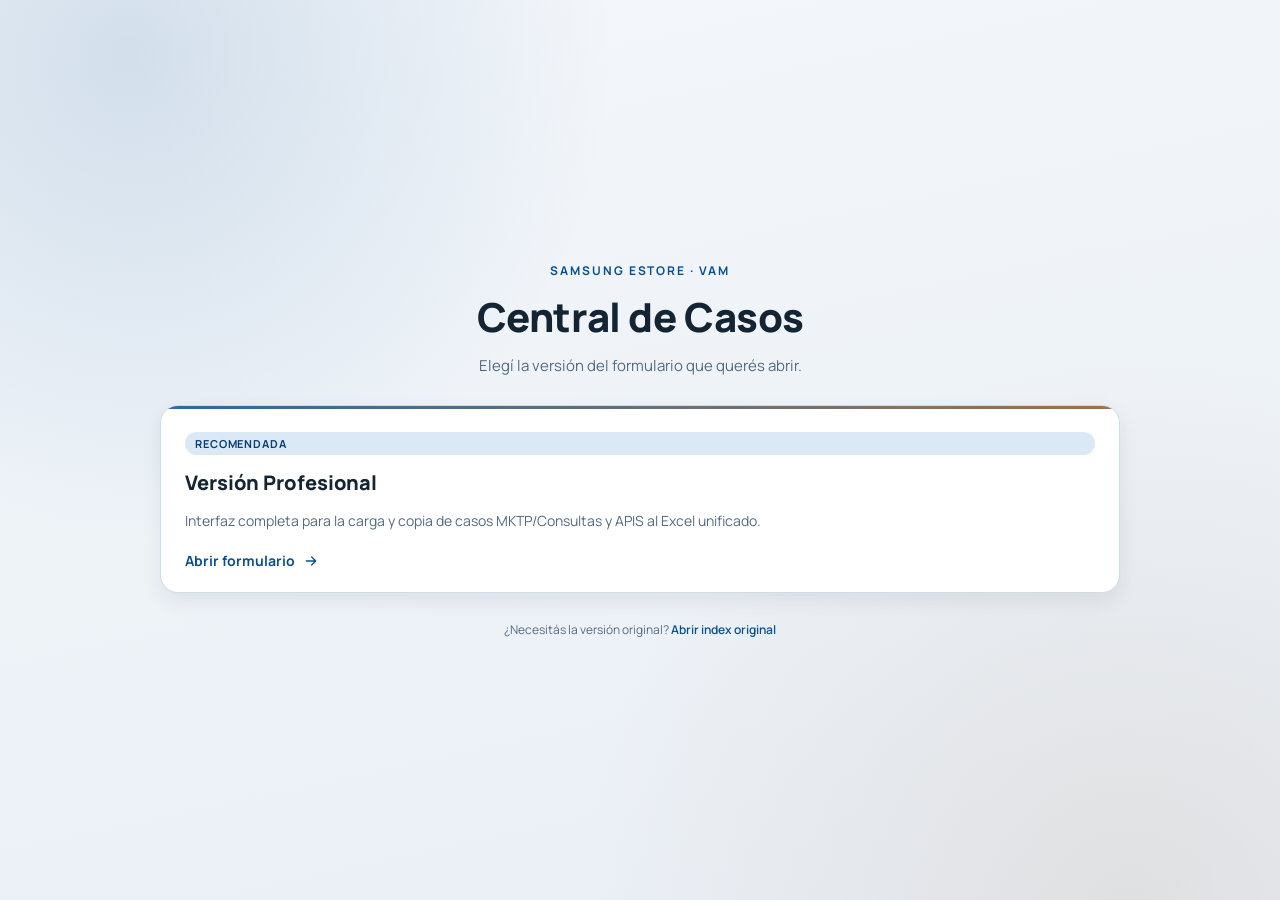
<file: menu.html>
<!DOCTYPE html>
<html lang="es">
<head>
  <meta charset="UTF-8" />
  <meta name="viewport" content="width=device-width, initial-scale=1.0" />
  <title>Central de Casos · Selector de versión</title>
  <link rel="icon" type="image/png" sizes="32x32" href="VAM_icono%20para%20pesta%C3%B1a.png" />
  <link rel="shortcut icon" type="image/png" href="VAM_icono%20para%20pesta%C3%B1a.png" />
  <link rel="preconnect" href="https://fonts.googleapis.com" />
  <link rel="preconnect" href="https://fonts.gstatic.com" crossorigin />
  <link href="https://fonts.googleapis.com/css2?family=Manrope:wght@400;500;600;700;800&display=swap" rel="stylesheet" />
  <style>
    :root {
      --bg: #edf2f7;
      --surface: #ffffff;
      --ink: #152433;
      --muted: #536a80;
      --primary: #0a4f8f;
      --primary-strong: #083f73;
      --primary-soft: #dbe9f7;
      --accent: #8a5a2f;
      --accent-soft: #f3e8dc;
      --border: #d2dce7;
      --shadow: 0 16px 36px rgba(14, 34, 55, 0.12);
      --shadow-soft: 0 8px 20px rgba(14, 34, 55, 0.08);
      --radius-lg: 18px;
      --radius-md: 12px;
      --transition: 220ms cubic-bezier(0.2, 0.6, 0.2, 1);
    }

    * { box-sizing: border-box; }

    html, body { height: 100%; }

    body {
      margin: 0;
      font-family: "Manrope", "Segoe UI", sans-serif;
      color: var(--ink);
      background:
        radial-gradient(circle at 10% 6%, rgba(10, 79, 143, 0.14), transparent 34%),
        radial-gradient(circle at 88% 100%, rgba(138, 90, 47, 0.10), transparent 38%),
        linear-gradient(168deg, #f4f7fb 0%, #eef3f8 50%, #e9eff6 100%);
      min-height: 100vh;
      display: flex;
      align-items: center;
      justify-content: center;
      padding: 40px 20px;
    }

    .wrap {
      width: 100%;
      max-width: 960px;
      display: grid;
      gap: 28px;
      animation: fadeInUp 540ms ease-out;
    }

    .head {
      text-align: center;
      display: grid;
      gap: 10px;
    }

    .eyebrow {
      font-size: 12px;
      font-weight: 700;
      letter-spacing: 0.16em;
      text-transform: uppercase;
      color: var(--primary);
    }

    .title {
      margin: 0;
      font-size: clamp(28px, 4vw, 40px);
      font-weight: 800;
      letter-spacing: -0.01em;
      color: var(--ink);
    }

    .subtitle {
      margin: 0 auto;
      max-width: 620px;
      color: var(--muted);
      font-size: 15px;
      line-height: 1.55;
    }

    .grid {
      display: grid;
      grid-template-columns: repeat(auto-fit, minmax(280px, 1fr));
      gap: 20px;
      justify-content: center;
    }

    .card {
      position: relative;
      background: var(--surface);
      border: 1px solid var(--border);
      border-radius: var(--radius-lg);
      box-shadow: var(--shadow-soft);
      padding: 26px 24px 22px;
      display: grid;
      gap: 14px;
      text-decoration: none;
      color: inherit;
      overflow: hidden;
      transition: transform var(--transition), box-shadow var(--transition), border-color var(--transition);
    }

    .card::before {
      content: "";
      position: absolute;
      inset: 0 0 auto 0;
      height: 3px;
      background: linear-gradient(90deg, var(--primary) 0%, var(--accent) 100%);
      opacity: 0.85;
    }

    .card:hover {
      transform: translateY(-3px);
      box-shadow: var(--shadow);
      border-color: var(--primary-soft);
    }

    .card:focus-visible {
      outline: none;
      box-shadow: 0 0 0 3px rgba(10, 79, 143, 0.25), var(--shadow);
    }

    .card__badge {
      display: inline-flex;
      align-items: center;
      gap: 6px;
      align-self: start;
      padding: 4px 10px;
      border-radius: 999px;
      background: var(--primary-soft);
      color: var(--primary-strong);
      font-size: 11px;
      font-weight: 700;
      letter-spacing: 0.08em;
      text-transform: uppercase;
    }

    .card__title {
      margin: 0;
      font-size: 20px;
      font-weight: 800;
      color: var(--ink);
      letter-spacing: -0.005em;
    }

    .card__desc {
      margin: 0;
      color: var(--muted);
      font-size: 14px;
      line-height: 1.5;
    }

    .card__cta {
      display: inline-flex;
      align-items: center;
      gap: 8px;
      margin-top: 6px;
      color: var(--primary);
      font-weight: 700;
      font-size: 14px;
    }

    .card__cta svg {
      transition: transform var(--transition);
    }

    .card:hover .card__cta svg {
      transform: translateX(4px);
    }

    /* Ocultar opciones que no queremos mostrar por ahora */
    .hidden { display: none !important; }

    .foot {
      text-align: center;
      color: var(--muted);
      font-size: 12px;
    }

    .foot a {
      color: var(--primary);
      text-decoration: none;
      font-weight: 600;
    }

    .foot a:hover { text-decoration: underline; }

    @keyframes fadeInUp {
      from { opacity: 0; transform: translateY(12px); }
      to   { opacity: 1; transform: translateY(0); }
    }

    @media (max-width: 520px) {
      .grid { grid-template-columns: 1fr; }
    }
  </style>
</head>
<body>
  <main class="wrap">
    <header class="head">
      <span class="eyebrow">Samsung eStore · VAM</span>
      <h1 class="title">Central de Casos</h1>
      <p class="subtitle">Elegí la versión del formulario que querés abrir.</p>
    </header>

    <section class="grid" aria-label="Versiones disponibles">
      <!-- Única opción visible: Versión Profesional -->
      <a class="card" href="2.0/index.html">
        <span class="card__badge">Recomendada</span>
        <h2 class="card__title">Versión Profesional</h2>
        <p class="card__desc">Interfaz completa para la carga y copia de casos MKTP/Consultas y APIS al Excel unificado.</p>
        <span class="card__cta">
          Abrir formulario
          <svg width="16" height="16" viewBox="0 0 24 24" fill="none" aria-hidden="true">
            <path d="M5 12h14M13 6l6 6-6 6" stroke="currentColor" stroke-width="2" stroke-linecap="round" stroke-linejoin="round"/>
          </svg>
        </span>
      </a>

      <!--
        Opciones ocultas. Para volver a mostrarlas, borrá la clase "hidden"
        del enlace correspondiente (o quitá los comentarios).
      -->
      <a class="card hidden" href="version-minima/index.html">
        <span class="card__badge">Simple</span>
        <h2 class="card__title">Versión Mínima</h2>
        <p class="card__desc">Interfaz reducida y liviana, enfocada en el flujo esencial de copia y pegado.</p>
        <span class="card__cta">
          Abrir formulario
          <svg width="16" height="16" viewBox="0 0 24 24" fill="none" aria-hidden="true">
            <path d="M5 12h14M13 6l6 6-6 6" stroke="currentColor" stroke-width="2" stroke-linecap="round" stroke-linejoin="round"/>
          </svg>
        </span>
      </a>

      <a class="card hidden" href="version-editorial/index.html">
        <span class="card__badge">Editorial</span>
        <h2 class="card__title">Versión Editorial</h2>
        <p class="card__desc">Presentación tipográfica con estética editorial para lecturas prolongadas.</p>
        <span class="card__cta">
          Abrir formulario
          <svg width="16" height="16" viewBox="0 0 24 24" fill="none" aria-hidden="true">
            <path d="M5 12h14M13 6l6 6-6 6" stroke="currentColor" stroke-width="2" stroke-linecap="round" stroke-linejoin="round"/>
          </svg>
        </span>
      </a>
    </section>

    <footer class="foot">
      ¿Necesitás la versión original? <a href="index-original.html">Abrir index original</a>
    </footer>
  </main>
</body>
</html>
</file>
<file: 2.0/styles.css>
/* =========================================================
   Central de Casos — Design System
   ========================================================= */

/* ---------- Design Tokens ---------- */
:root {
  /* Palette (light) */
  --c-bg-0: #f4f6fb;
  --c-bg-1: #eef1f8;
  --c-surface: #ffffff;
  --c-surface-2: #f8fafd;
  --c-surface-3: #f1f5fa;
  --c-border: #e2e8f2;
  --c-border-strong: #cbd5e3;
  --c-ink: #0f1a2b;
  --c-ink-2: #253449;
  --c-muted: #5b6c83;
  --c-muted-2: #8695ab;

  /* Brand — MKTP (blue) */
  --brand-500: #0a4f8f;
  --brand-600: #083e73;
  --brand-700: #062e58;
  --brand-100: #e5eff9;
  --brand-50: #f1f6fc;

  /* States */
  --success-500: #0e8760;
  --success-100: #dcf1e8;
  --warning-500: #b7791f;
  --warning-100: #fbecd0;
  --danger-500: #b83232;
  --danger-100: #f8dcdc;

  /* Radii */
  --r-xs: 6px;
  --r-sm: 8px;
  --r-md: 12px;
  --r-lg: 16px;
  --r-xl: 22px;
  --r-full: 999px;

  /* Shadows (light) */
  --sh-1: 0 1px 2px rgba(15, 26, 43, 0.06), 0 1px 1px rgba(15, 26, 43, 0.04);
  --sh-2: 0 6px 16px rgba(15, 26, 43, 0.08), 0 2px 4px rgba(15, 26, 43, 0.04);
  --sh-3: 0 18px 40px rgba(15, 26, 43, 0.12), 0 6px 12px rgba(15, 26, 43, 0.06);
  --sh-glow: 0 8px 24px rgba(10, 79, 143, 0.28);

  /* Motion */
  --ease: cubic-bezier(0.2, 0.6, 0.2, 1);
  --dur-1: 160ms;
  --dur-2: 240ms;
  --dur-3: 360ms;

  /* Typography */
  --ff-sans: "Inter", "Segoe UI", system-ui, -apple-system, sans-serif;
  --ff-mono: "JetBrains Mono", ui-monospace, "SF Mono", Menlo, monospace;

  color-scheme: light;
}

/* Mode: APIS (teal) */
:root[data-mode="apis"] {
  --brand-500: #0e5b4f;
  --brand-600: #0a4a41;
  --brand-700: #073830;
  --brand-100: #d9ece7;
  --brand-50: #eaf4f1;
  --sh-glow: 0 8px 24px rgba(14, 91, 79, 0.28);
}

/* Theme: Dark */
:root[data-theme="dark"] {
  --c-bg-0: #0a1220;
  --c-bg-1: #0d1727;
  --c-surface: #121e33;
  --c-surface-2: #16233a;
  --c-surface-3: #1a2941;
  --c-border: #22334f;
  --c-border-strong: #2c405f;
  --c-ink: #eaf1fb;
  --c-ink-2: #cad6e8;
  --c-muted: #90a2bd;
  --c-muted-2: #6c7e98;

  --brand-500: #5aa8f2;
  --brand-600: #3d8fdd;
  --brand-700: #2a72b8;
  --brand-100: #143355;
  --brand-50: #0f2947;

  --success-100: #123c2f;
  --warning-100: #3d2c11;
  --danger-100: #3c1717;

  --sh-1: 0 1px 2px rgba(0, 0, 0, 0.4);
  --sh-2: 0 6px 20px rgba(0, 0, 0, 0.35);
  --sh-3: 0 20px 44px rgba(0, 0, 0, 0.5);
  --sh-glow: 0 8px 24px rgba(90, 168, 242, 0.28);

  color-scheme: dark;
}

:root[data-theme="dark"][data-mode="apis"] {
  --brand-500: #4fc7b0;
  --brand-600: #3ba992;
  --brand-700: #278b76;
  --brand-100: #0f3a32;
  --brand-50: #0c2c26;
  --sh-glow: 0 8px 24px rgba(79, 199, 176, 0.24);
}

/* ---------- Reset ---------- */
*, *::before, *::after { box-sizing: border-box; }
html, body { height: 100%; }
body {
  margin: 0;
  font-family: var(--ff-sans);
  font-size: 15px;
  line-height: 1.5;
  color: var(--c-ink);
  background: var(--c-bg-0);
  -webkit-font-smoothing: antialiased;
  text-rendering: optimizeLegibility;
  transition: background var(--dur-3) var(--ease), color var(--dur-2) var(--ease);
  overflow-x: hidden;
}

/* ---------- Ambient background ---------- */
.ambient {
  position: fixed;
  inset: 0;
  z-index: -1;
  pointer-events: none;
  overflow: hidden;
}
.ambient__grid {
  position: absolute; inset: 0;
  background-image:
    linear-gradient(to right, rgba(15, 26, 43, 0.04) 1px, transparent 1px),
    linear-gradient(to bottom, rgba(15, 26, 43, 0.04) 1px, transparent 1px);
  background-size: 44px 44px;
  mask-image: radial-gradient(ellipse at center, black 30%, transparent 78%);
}
.ambient__glow {
  position: absolute;
  width: 620px; height: 620px;
  border-radius: 50%;
  filter: blur(120px);
  opacity: 0.55;
  transition: background var(--dur-3) var(--ease);
}
.ambient__glow--a {
  top: -220px; left: -180px;
  background: radial-gradient(circle, var(--brand-500) 0%, transparent 60%);
}
.ambient__glow--b {
  bottom: -260px; right: -160px;
  background: radial-gradient(circle, var(--brand-700) 0%, transparent 60%);
  opacity: 0.4;
}
:root[data-theme="dark"] .ambient__grid {
  background-image:
    linear-gradient(to right, rgba(255,255,255,0.035) 1px, transparent 1px),
    linear-gradient(to bottom, rgba(255,255,255,0.035) 1px, transparent 1px);
}
.ambient__web {
  position: absolute;
  inset: 0;
  width: 100%;
  height: 100%;
  display: block;
  pointer-events: none;
  opacity: 0.9;
  mix-blend-mode: normal;
}
:root[data-theme="dark"] .ambient__web {
  opacity: 0.75;
}
@media (prefers-reduced-motion: reduce) {
  .ambient__web { display: none; }
}

/* ---------- Topbar ---------- */
.topbar {
  position: sticky;
  top: 0;
  z-index: 40;
  padding: 14px 20px 0;
  backdrop-filter: blur(14px) saturate(140%);
  -webkit-backdrop-filter: blur(14px) saturate(140%);
}
.topbar__inner {
  max-width: 1440px;
  margin: 0 auto;
  display: flex;
  align-items: center;
  gap: 18px;
  padding: 10px 16px;
  background: color-mix(in srgb, var(--c-surface) 78%, transparent);
  border: 1px solid var(--c-border);
  border-radius: var(--r-xl);
  box-shadow: var(--sh-2);
}
.topbar__brand {
  display: flex; align-items: center; gap: 12px;
  padding-right: 12px;
  border-right: 1px solid var(--c-border);
  min-width: 0;
}
.brand-mark {
  width: 40px; height: 40px;
  display: grid; place-items: center;
  border-radius: var(--r-md);
  background: linear-gradient(135deg, var(--brand-500), var(--brand-700));
  color: white;
  box-shadow: var(--sh-glow);
  flex-shrink: 0;
}
.brand-text { display: flex; flex-direction: column; min-width: 0; }
.brand-text__eyebrow {
  font-size: 11px;
  font-weight: 600;
  letter-spacing: 0.08em;
  text-transform: uppercase;
  color: var(--c-muted);
}
.brand-text__title {
  font-size: 15px;
  font-weight: 700;
  color: var(--c-ink);
  letter-spacing: -0.01em;
}

.topbar__logos {
  display: flex; align-items: center; gap: 8px;
  margin-left: auto;
}
.logo-chip {
  height: 36px;
  min-width: 62px;
  display: grid;
  place-items: center;
  padding: 0 12px;
  border-radius: var(--r-full);
  background: var(--c-surface-2);
  border: 1px solid var(--c-border);
  transition: background var(--dur-2) var(--ease), border-color var(--dur-2) var(--ease), transform var(--dur-2) var(--ease);
}
.logo-chip:hover { transform: translateY(-1px); border-color: var(--c-border-strong); }
.logo-chip img { height: 18px; width: auto; display: block; opacity: 0.9; }
.logo-chip svg { height: 16px; width: auto; display: block; color: var(--c-ink-2); }
.logo-chip svg path { fill: currentColor; }
.logo-chip--text span {
  font-size: 14px;
  font-weight: 800;
  letter-spacing: 0.14em;
  color: var(--c-ink);
}

.topbar__actions { display: flex; gap: 8px; }
.icon-btn {
  width: 40px; height: 40px;
  border-radius: var(--r-md);
  border: 1px solid var(--c-border);
  background: var(--c-surface);
  color: var(--c-ink-2);
  cursor: pointer;
  display: grid; place-items: center;
  transition: all var(--dur-2) var(--ease);
}
.icon-btn:hover { border-color: var(--brand-500); color: var(--brand-500); transform: translateY(-1px); }
.icon-btn:focus-visible { outline: 3px solid color-mix(in srgb, var(--brand-500) 30%, transparent); outline-offset: 2px; }
.icon-btn .icon-moon { display: none; }
:root[data-theme="dark"] .icon-btn .icon-sun { display: none; }
:root[data-theme="dark"] .icon-btn .icon-moon { display: block; }

/* ---------- Shell ---------- */
.shell {
  max-width: 1440px;
  margin: 0 auto;
  padding: 20px;
  display: grid;
  grid-template-columns: minmax(0, 1.55fr) minmax(0, 1fr);
  gap: 20px;
  animation: fadeUp 500ms var(--ease) both;
}
@keyframes fadeUp {
  from { opacity: 0; transform: translateY(10px); }
  to { opacity: 1; transform: none; }
}

/* ---------- Panel (main form) ---------- */
.panel {
  background: var(--c-surface);
  border: 1px solid var(--c-border);
  border-radius: var(--r-xl);
  box-shadow: var(--sh-3);
  overflow: hidden;
  position: relative;
}
.panel--main { display: flex; flex-direction: column; }
.panel::before {
  content: "";
  position: absolute; inset: 0 0 auto 0; height: 4px;
  background: linear-gradient(90deg, var(--brand-500), var(--brand-700));
  opacity: 0.9;
}
.panel__head {
  padding: 26px 26px 20px;
  border-bottom: 1px solid var(--c-border);
  display: grid;
  gap: 18px;
}
.panel__title h1 {
  margin: 6px 0 4px;
  font-size: 1.6rem;
  font-weight: 800;
  letter-spacing: -0.02em;
  color: var(--c-ink);
}
.panel__title p {
  margin: 0;
  color: var(--c-muted);
  font-size: 0.92rem;
  max-width: 62ch;
}

/* Chip */
.chip {
  display: inline-flex;
  align-items: center;
  gap: 6px;
  padding: 4px 10px;
  border-radius: var(--r-full);
  font-size: 11px;
  font-weight: 700;
  letter-spacing: 0.06em;
  text-transform: uppercase;
}
.chip--accent {
  background: var(--brand-100);
  color: var(--brand-600);
  border: 1px solid color-mix(in srgb, var(--brand-500) 20%, transparent);
}
.chip--outline {
  background: transparent;
  border: 1px solid var(--c-border-strong);
  color: var(--c-muted);
}

/* ---------- Mode switch (tabs) ---------- */
.mode-switch {
  position: relative;
  display: grid;
  grid-template-columns: 1fr 1fr;
  padding: 5px;
  background: var(--c-surface-3);
  border: 1px solid var(--c-border);
  border-radius: var(--r-full);
  overflow: hidden;
  isolation: isolate;
}
.mode-switch__indicator {
  position: absolute;
  top: 5px; left: 5px;
  height: calc(100% - 10px);
  width: calc(50% - 5px);
  background: var(--c-surface);
  border-radius: var(--r-full);
  box-shadow: var(--sh-2);
  transition: transform var(--dur-3) var(--ease);
  z-index: 0;
}
.mode-switch[data-active="apis"] .mode-switch__indicator {
  transform: translateX(100%);
}
.mode-switch__btn {
  position: relative;
  z-index: 1;
  border: 0;
  background: transparent;
  padding: 10px 14px;
  font: inherit;
  font-weight: 700;
  font-size: 0.9rem;
  color: var(--c-muted);
  cursor: pointer;
  display: inline-flex;
  align-items: center;
  justify-content: center;
  gap: 8px;
  border-radius: var(--r-full);
  transition: color var(--dur-2) var(--ease);
}
.mode-switch__btn.is-active { color: var(--brand-500); }
.mode-switch__btn:focus-visible {
  outline: 3px solid color-mix(in srgb, var(--brand-500) 30%, transparent);
  outline-offset: 2px;
}

/* ---------- Form Views ---------- */
.form-view {
  display: none;
  padding: 22px 26px 12px;
  animation: fadeUp 320ms var(--ease);
}
.form-view.is-active { display: block; }

/* Fieldsets */
.fieldset {
  padding: 18px 0 6px;
  border-top: 1px dashed var(--c-border);
}
.fieldset:first-of-type { border-top: 0; padding-top: 4px; }
.fieldset__head {
  display: flex;
  align-items: center;
  gap: 14px;
  margin-bottom: 14px;
}
.fieldset__num {
  width: 34px; height: 34px;
  display: grid; place-items: center;
  border-radius: var(--r-md);
  background: var(--brand-50);
  color: var(--brand-600);
  border: 1px solid color-mix(in srgb, var(--brand-500) 15%, transparent);
  font-family: var(--ff-mono);
  font-weight: 700;
  font-size: 12px;
  flex-shrink: 0;
}
.fieldset__head h2 {
  margin: 0;
  font-size: 1rem;
  font-weight: 700;
  color: var(--c-ink);
  letter-spacing: -0.01em;
}
.fieldset__head p {
  margin: 2px 0 0;
  font-size: 0.82rem;
  color: var(--c-muted);
}

/* Cascade box */
.cascade {
  border: 1px solid color-mix(in srgb, var(--brand-500) 22%, var(--c-border));
  background: linear-gradient(180deg, var(--brand-50), transparent 90%);
  border-left: 3px solid var(--brand-500);
  border-radius: var(--r-md);
  padding: 14px;
}

/* Grid */
.grid {
  display: grid;
  grid-template-columns: repeat(12, minmax(0, 1fr));
  gap: 14px;
}
.field { grid-column: span 12; }
.span-2 { grid-column: span 2; }
.span-3 { grid-column: span 3; }
.span-4 { grid-column: span 4; }
.span-6 { grid-column: span 6; }
.span-8 { grid-column: span 8; }

/* Labels + inputs */
label {
  display: block;
  margin: 0 0 6px;
  font-size: 0.78rem;
  font-weight: 600;
  color: var(--c-ink-2);
  letter-spacing: 0.005em;
}
.input-wrap { position: relative; }

input, select, textarea {
  width: 100%;
  border: 1px solid var(--c-border-strong);
  background: var(--c-surface);
  color: var(--c-ink);
  border-radius: var(--r-sm);
  padding: 11px 12px;
  font: inherit;
  font-size: 0.92rem;
  outline: 0;
  transition:
    border-color var(--dur-2) var(--ease),
    box-shadow var(--dur-2) var(--ease),
    background var(--dur-2) var(--ease);
}
input::placeholder, textarea::placeholder { color: var(--c-muted-2); }
input:hover, select:hover, textarea:hover {
  border-color: color-mix(in srgb, var(--brand-500) 40%, var(--c-border-strong));
}
input:focus, select:focus, textarea:focus {
  border-color: var(--brand-500);
  box-shadow: 0 0 0 4px color-mix(in srgb, var(--brand-500) 18%, transparent);
}
textarea { min-height: 88px; resize: vertical; }

select {
  appearance: none;
  -webkit-appearance: none;
  background-image: url("data:image/svg+xml;charset=UTF-8,%3Csvg xmlns='http://www.w3.org/2000/svg' width='14' height='14' viewBox='0 0 24 24' fill='none' stroke='%235b6c83' stroke-width='2' stroke-linecap='round' stroke-linejoin='round'%3E%3Cpolyline points='6 9 12 15 18 9'/%3E%3C/svg%3E");
  background-repeat: no-repeat;
  background-position: right 12px center;
  padding-right: 34px;
}
select:disabled {
  background-color: var(--c-surface-3);
  color: var(--c-muted-2);
  cursor: not-allowed;
}
:root[data-theme="dark"] select {
  background-image: url("data:image/svg+xml;charset=UTF-8,%3Csvg xmlns='http://www.w3.org/2000/svg' width='14' height='14' viewBox='0 0 24 24' fill='none' stroke='%2390a2bd' stroke-width='2' stroke-linecap='round' stroke-linejoin='round'%3E%3Cpolyline points='6 9 12 15 18 9'/%3E%3C/svg%3E");
}

/* Date/time icon color under dark */
:root[data-theme="dark"] input[type="date"]::-webkit-calendar-picker-indicator,
:root[data-theme="dark"] input[type="time"]::-webkit-calendar-picker-indicator {
  filter: invert(1) hue-rotate(180deg) brightness(0.9);
}

/* ---------- Actions (panel foot) ---------- */
.panel__foot {
  padding: 18px 26px 24px;
  border-top: 1px solid var(--c-border);
  background: linear-gradient(180deg, transparent, var(--c-surface-2));
  display: flex;
  justify-content: flex-end;
  gap: 10px;
  flex-wrap: wrap;
}

.btn {
  border: 0;
  border-radius: var(--r-md);
  padding: 12px 18px;
  font: inherit;
  font-weight: 700;
  font-size: 0.9rem;
  cursor: pointer;
  display: inline-flex;
  align-items: center;
  justify-content: center;
  gap: 8px;
  transition: transform var(--dur-2) var(--ease), box-shadow var(--dur-2) var(--ease), background var(--dur-2) var(--ease), filter var(--dur-2) var(--ease);
  position: relative;
  overflow: hidden;
  isolation: isolate;
  letter-spacing: 0.005em;
}
.btn:focus-visible {
  outline: 3px solid color-mix(in srgb, var(--brand-500) 30%, transparent);
  outline-offset: 2px;
}
.btn--ghost {
  background: var(--c-surface);
  color: var(--c-ink-2);
  border: 1px solid var(--c-border-strong);
}
.btn--ghost:hover { border-color: var(--brand-500); color: var(--brand-500); transform: translateY(-1px); }

.btn--primary {
  background: linear-gradient(135deg, var(--brand-500), var(--brand-700));
  color: #fff;
  box-shadow: var(--sh-glow);
  min-width: 220px;
}
.btn--primary::after {
  content: "";
  position: absolute;
  inset: -50% -30%;
  background: linear-gradient(108deg, transparent 34%, rgba(255,255,255,0.35) 50%, transparent 66%);
  transform: translateX(-140%) rotate(8deg);
  opacity: 0;
  transition: opacity var(--dur-2) var(--ease);
  z-index: -1;
}
.btn--primary:hover { transform: translateY(-1px); filter: saturate(1.08); }
.btn--primary:hover::after { opacity: 1; animation: sweep 900ms linear infinite; }
@keyframes sweep {
  0% { transform: translateX(-140%) rotate(8deg); }
  100% { transform: translateX(140%) rotate(8deg); }
}

.btn--danger {
  background: linear-gradient(135deg, var(--danger-500), #7d1f1f);
  color: #fff;
  border: 1px solid transparent;
  box-shadow: 0 8px 24px color-mix(in srgb, var(--danger-500) 32%, transparent);
}
.btn--danger:hover { transform: translateY(-1px); filter: saturate(1.08) brightness(1.03); }
.btn--danger:focus-visible {
  outline: 3px solid color-mix(in srgb, var(--danger-500) 40%, transparent);
  outline-offset: 2px;
}
.btn__ink { display: inline-flex; align-items: center; gap: 8px; }
.btn__icon-check { display: none; }

.btn.is-copied {
  background: linear-gradient(135deg, #12a575, #0c7d59);
  box-shadow: 0 0 0 3px rgba(24, 188, 132, 0.28), 0 12px 28px rgba(12, 125, 89, 0.34);
  animation: pop 500ms var(--ease);
}
.btn.is-copied .btn__icon-copy { display: none; }
.btn.is-copied .btn__icon-check { display: inline; }
@keyframes pop {
  0% { transform: scale(1); }
  35% { transform: scale(1.04); }
  100% { transform: scale(1); }
}

/* ---------- Side panel ---------- */
.side {
  display: flex;
  flex-direction: column;
  gap: 16px;
  position: sticky;
  top: 90px;
  height: fit-content;
}

.card {
  background: var(--c-surface);
  border: 1px solid var(--c-border);
  border-radius: var(--r-xl);
  box-shadow: var(--sh-2);
  overflow: hidden;
  transition: transform var(--dur-2) var(--ease), box-shadow var(--dur-2) var(--ease), border-color var(--dur-2) var(--ease);
}
.card:hover { border-color: var(--c-border-strong); }
.card__head {
  padding: 16px 18px;
  display: flex;
  align-items: flex-start;
  justify-content: space-between;
  gap: 12px;
  border-bottom: 1px solid var(--c-border);
  background: var(--c-surface-2);
}
.card__head h3 {
  margin: 0;
  font-size: 0.98rem;
  font-weight: 700;
  color: var(--c-ink);
  letter-spacing: -0.01em;
}
.card__head p {
  margin: 4px 0 0;
  font-size: 0.8rem;
  color: var(--c-muted);
}
.card__body { padding: 16px 18px 20px; }

/* Progress ring card */
.card--progress { padding: 4px; }
.progress {
  display: grid;
  grid-template-columns: auto 1fr;
  align-items: center;
  gap: 22px;
  padding: 18px 20px;
}
.progress__ring {
  position: relative;
  width: 108px; height: 108px;
  flex-shrink: 0;
}
.progress__ring svg {
  width: 100%; height: 100%;
  transform: rotate(-90deg);
}
.progress__ring-track {
  fill: none;
  stroke: var(--c-surface-3);
  stroke-width: 10;
}
.progress__ring-fill {
  fill: none;
  stroke: url(#gradient);
  stroke-width: 10;
  stroke-linecap: round;
  stroke: var(--brand-500);
  stroke-dasharray: 326.7;
  stroke-dashoffset: 326.7;
  transition: stroke-dashoffset var(--dur-3) var(--ease), stroke var(--dur-3) var(--ease);
  filter: drop-shadow(0 0 6px color-mix(in srgb, var(--brand-500) 35%, transparent));
}
.progress__value {
  position: absolute; inset: 0;
  display: flex; flex-direction: column;
  align-items: center; justify-content: center;
  line-height: 1;
}
.progress__value strong {
  font-size: 1.55rem;
  font-weight: 800;
  color: var(--c-ink);
  letter-spacing: -0.02em;
}
.progress__value span {
  font-size: 0.7rem;
  color: var(--c-muted);
  margin-top: 4px;
  text-transform: uppercase;
  letter-spacing: 0.08em;
  font-weight: 600;
}
.progress__meta { display: grid; gap: 8px; }
.progress__row {
  display: grid;
  grid-template-columns: auto 1fr auto;
  align-items: center;
  gap: 10px;
  padding: 7px 10px;
  background: var(--c-surface-2);
  border-radius: var(--r-sm);
  border: 1px solid var(--c-border);
}
.progress__row-label {
  font-size: 0.82rem;
  color: var(--c-muted);
  font-weight: 600;
}
.progress__row strong {
  font-family: var(--ff-mono);
  color: var(--c-ink);
  font-size: 0.9rem;
}
.dot { width: 8px; height: 8px; border-radius: 50%; display: inline-block; }
.dot--filled { background: var(--success-500); box-shadow: 0 0 0 3px var(--success-100); }
.dot--pending { background: var(--warning-500); box-shadow: 0 0 0 3px var(--warning-100); }
.dot--unused { background: var(--c-muted-2); box-shadow: 0 0 0 3px var(--c-surface-3); }

/* Preview */
.preview-table {
  border: 1px solid var(--c-border);
  border-radius: var(--r-md);
  overflow: hidden;
  background: var(--c-surface-2);
}
.preview-table__scroll {
  max-height: 340px;
  overflow: auto;
}
.preview-table table { width: 100%; border-collapse: collapse; min-width: 100%; }
.preview-table th,
.preview-table td {
  padding: 9px 12px;
  text-align: left;
  font-size: 0.82rem;
  border-bottom: 1px solid var(--c-border);
  vertical-align: top;
}
.preview-table th {
  position: sticky; top: 0; z-index: 1;
  background: var(--c-surface-3);
  color: var(--c-ink-2);
  font-weight: 700;
  font-size: 0.72rem;
  letter-spacing: 0.05em;
  text-transform: uppercase;
}
.preview-table td:nth-child(1) {
  width: 42px;
  font-family: var(--ff-mono);
  color: var(--c-muted-2);
  font-weight: 600;
}
.preview-table td:nth-child(2) {
  width: 44%;
  color: var(--c-ink-2);
  font-weight: 600;
}
.preview-table td:nth-child(3) {
  color: var(--c-ink);
  word-break: break-word;
}
.preview-table tr:hover td { background: color-mix(in srgb, var(--brand-500) 4%, transparent); }
.preview-table tr.row-empty td:nth-child(3) {
  color: var(--warning-500);
  font-style: italic;
}
.preview-table tr.row-unused td:nth-child(2),
.preview-table tr.row-unused td:nth-child(3) {
  color: var(--c-muted-2);
  font-style: italic;
}
.preview-table tr.row-unused td { background: color-mix(in srgb, var(--c-muted-2) 6%, transparent); }
.preview-table tr:last-child td { border-bottom: 0; }

.preview-raw { margin-top: 14px; }
.preview-raw__head {
  display: flex;
  justify-content: space-between;
  align-items: baseline;
  margin-bottom: 6px;
  gap: 8px;
}
.preview-raw__head label {
  margin: 0;
  font-size: 0.72rem;
  color: var(--c-ink-2);
  letter-spacing: 0.06em;
  text-transform: uppercase;
  font-weight: 700;
}
.hint {
  font-size: 0.72rem;
  color: var(--c-muted-2);
}
#preview-row {
  min-height: 68px;
  font-family: var(--ff-mono);
  font-size: 0.78rem;
  background: var(--c-surface-2);
  line-height: 1.4;
}

/* Card flash on copy */
.card.copy-flash {
  animation: flashCard 900ms var(--ease);
}
@keyframes flashCard {
  0% { border-color: var(--c-border); }
  35% { border-color: var(--success-500); box-shadow: 0 0 0 4px color-mix(in srgb, var(--success-500) 20%, transparent), var(--sh-3); }
  100% { border-color: var(--c-border); }
}

/* Helper steps */
.steps {
  list-style: none;
  margin: 0;
  padding: 0;
  display: grid;
  gap: 10px;
}
.steps li {
  display: grid;
  grid-template-columns: 26px 1fr;
  gap: 10px;
  align-items: flex-start;
  font-size: 0.85rem;
  color: var(--c-ink-2);
}
.steps__num {
  width: 26px; height: 26px;
  display: grid; place-items: center;
  font-family: var(--ff-mono);
  font-size: 0.72rem;
  font-weight: 700;
  color: var(--brand-600);
  background: var(--brand-50);
  border: 1px solid color-mix(in srgb, var(--brand-500) 22%, transparent);
  border-radius: var(--r-full);
  flex-shrink: 0;
}
kbd {
  display: inline-block;
  padding: 1px 6px;
  border-radius: var(--r-xs);
  background: var(--c-surface-3);
  border: 1px solid var(--c-border-strong);
  border-bottom-width: 2px;
  font-family: var(--ff-mono);
  font-size: 0.75rem;
  color: var(--c-ink-2);
}
.external-link {
  margin-top: 14px;
  display: inline-flex;
  align-items: center;
  gap: 8px;
  padding: 10px 14px;
  border-radius: var(--r-md);
  background: var(--brand-50);
  border: 1px solid color-mix(in srgb, var(--brand-500) 22%, transparent);
  color: var(--brand-600);
  font-weight: 700;
  font-size: 0.86rem;
  text-decoration: none;
  transition: all var(--dur-2) var(--ease);
}
.external-link:hover {
  background: var(--brand-100);
  transform: translateY(-1px);
  box-shadow: var(--sh-1);
}

/* ---------- Modal ---------- */
.modal {
  position: fixed;
  inset: 0;
  z-index: 100;
  display: grid;
  place-items: center;
  padding: 24px;
  opacity: 0;
  visibility: hidden;
  pointer-events: none;
  transition: opacity var(--dur-2) var(--ease), visibility var(--dur-2) var(--ease);
}
.modal.is-open { opacity: 1; visibility: visible; pointer-events: auto; }
.modal__backdrop {
  position: absolute; inset: 0;
  background: color-mix(in srgb, #0a1220 60%, transparent);
  backdrop-filter: blur(6px);
}
.modal__card {
  position: relative;
  width: min(100%, 540px);
  background: var(--c-surface);
  border: 1px solid var(--c-border);
  border-radius: var(--r-xl);
  box-shadow: var(--sh-3);
  overflow: hidden;
  transform: translateY(12px) scale(0.98);
  transition: transform var(--dur-3) var(--ease);
}
.modal.is-open .modal__card { transform: none; }
.modal__head {
  padding: 20px 22px 14px;
  display: flex;
  gap: 14px;
  align-items: flex-start;
  border-bottom: 1px solid var(--c-border);
  background: linear-gradient(180deg, var(--warning-100), transparent);
}
.modal__icon {
  width: 40px; height: 40px;
  border-radius: var(--r-md);
  display: grid; place-items: center;
  background: color-mix(in srgb, var(--warning-500) 22%, transparent);
  color: var(--warning-500);
  flex-shrink: 0;
}
.modal__head h3 {
  margin: 0;
  font-size: 1rem;
  font-weight: 700;
  color: var(--c-ink);
}
.modal__head p {
  margin: 4px 0 0;
  font-size: 0.86rem;
  color: var(--c-muted);
  line-height: 1.45;
}
.modal__body { padding: 16px 22px; max-height: 320px; overflow: auto; }
.modal__list {
  margin: 0;
  padding-left: 18px;
  display: grid;
  gap: 8px;
  font-size: 0.88rem;
  color: var(--c-ink-2);
}
.modal__foot {
  padding: 14px 20px 18px;
  border-top: 1px solid var(--c-border);
  display: flex;
  justify-content: flex-end;
  gap: 10px;
  flex-wrap: wrap;
  background: var(--c-surface-2);
}

/* Danger variant (used by reset confirmation) */
.modal--danger .modal__head {
  background: linear-gradient(180deg, var(--danger-100), transparent);
}
.modal__icon--danger {
  background: color-mix(in srgb, var(--danger-500) 22%, transparent);
  color: var(--danger-500);
}
.modal__hint {
  margin: 0;
  font-size: 0.92rem;
  color: var(--c-ink-2);
  line-height: 1.5;
}

/* ---------- Toast ---------- */
.toast {
  position: fixed;
  bottom: 20px;
  right: 20px;
  z-index: 110;
  display: flex;
  align-items: center;
  gap: 12px;
  padding: 12px 16px 12px 12px;
  background: var(--c-surface);
  color: var(--c-ink);
  border: 1px solid var(--c-border);
  border-radius: var(--r-md);
  box-shadow: var(--sh-3);
  min-width: 280px;
  transform: translateY(20px);
  opacity: 0;
  pointer-events: none;
  transition: transform var(--dur-3) var(--ease), opacity var(--dur-3) var(--ease);
}
.toast.is-open { transform: none; opacity: 1; pointer-events: auto; }
.toast__icon {
  width: 34px; height: 34px;
  border-radius: var(--r-sm);
  display: grid; place-items: center;
  background: color-mix(in srgb, var(--success-500) 18%, transparent);
  color: var(--success-500);
  flex-shrink: 0;
}
.toast__content { display: flex; flex-direction: column; line-height: 1.35; }
.toast__content strong { font-size: 0.88rem; }
.toast__content span { font-size: 0.78rem; color: var(--c-muted); }

/* ---------- Scrollbar ---------- */
::-webkit-scrollbar { width: 10px; height: 10px; }
::-webkit-scrollbar-thumb { background: var(--c-border-strong); border-radius: var(--r-full); border: 2px solid var(--c-surface); }
::-webkit-scrollbar-thumb:hover { background: var(--brand-500); }
::-webkit-scrollbar-track { background: transparent; }

/* ---------- Responsive ---------- */
@media (max-width: 1180px) {
  .shell { grid-template-columns: 1fr; }
  .side { position: static; order: -1; }
  .side .card--progress { order: -1; }
}
@media (max-width: 780px) {
  .topbar__brand { padding-right: 0; border-right: 0; }
  .topbar__logos { display: none; }
  .panel__head { padding: 22px 18px 16px; }
  .form-view { padding: 18px 18px 10px; }
  .panel__foot { padding: 16px 18px 20px; flex-direction: column-reverse; }
  .panel__foot .btn { width: 100%; }
  .span-2, .span-3, .span-4, .span-6, .span-8 { grid-column: span 12; }
  .mode-switch { grid-template-columns: 1fr 1fr; }
  .toast { left: 12px; right: 12px; min-width: 0; }
  .progress { grid-template-columns: 1fr; text-align: left; }
  .progress__ring { justify-self: center; }
}

@media (prefers-reduced-motion: reduce) {
  *, *::before, *::after {
    animation-duration: 0.001ms !important;
    animation-iteration-count: 1 !important;
    transition-duration: 0.001ms !important;
  }
}
</file>
<file: version-editorial/styles.css>
/* =========================================================
   Central de Casos — Editorial Edition
   Paleta y contraste (WCAG 2.2):
     LIGHT
       fondo #f5efe4  · texto #16130f      = 15.68:1  AAA
       fondo #f5efe4  · muted #5b5045      =  6.98:1  AAA
       fondo #f5efe4  · accent #a63e0f     =  6.14:1  AAA (grande) / AA normal
       fondo #f5efe4  · success #1e5a3a    =  6.61:1  AAA
     DARK
       fondo #14110d  · texto #eee5d4      = 15.43:1  AAA
       fondo #14110d  · muted #a89a83      =  8.10:1  AAA
       fondo #14110d  · accent #f0834e     =  8.02:1  AAA
   ========================================================= */

/* ---------- Tokens ---------- */
:root {
  /* Warm parchment palette (light) */
  --paper:        #f5efe4;
  --paper-2:      #ecdfc9;
  --paper-3:      #e2d3b7;
  --ink:          #16130f;
  --ink-2:        #2b2620;
  --muted:        #5b5045;
  --muted-2:      #7c6f5f;
  --rule:         #d8c8ac;
  --rule-strong:  #b09d7c;
  --tint:         #efe5d1;

  /* Accent — burnt sienna (only for MKTP mode) */
  --accent:        #a63e0f;
  --accent-2:      #8c3309;
  --accent-3:      #f2d9c7;
  --accent-ink:    #ffffff;

  /* Semantic */
  --success:  #1e5a3a;
  --success-tint: #d3e6d9;
  --warning:  #8a5b0a;
  --warning-tint: #f0d99a;
  --danger:   #8f2020;

  /* Type scale */
  --ff-serif: "Fraunces", "Georgia", "Times New Roman", serif;
  --ff-sans:  "Inter", "Segoe UI", system-ui, -apple-system, sans-serif;
  --ff-mono:  "JetBrains Mono", ui-monospace, "SF Mono", Menlo, monospace;

  /* Motion */
  --ease: cubic-bezier(0.22, 0.65, 0.15, 1);
  --d-1: 140ms;
  --d-2: 220ms;
  --d-3: 380ms;

  color-scheme: light;
}

/* Mode: APIS — sage green accent */
:root[data-mode="apis"] {
  --accent:     #1e5a3a;
  --accent-2:   #164a2f;
  --accent-3:   #d3e6d9;
  --accent-ink: #ffffff;
}

/* ---------- Dark theme ---------- */
:root[data-theme="dark"] {
  --paper:       #14110d;
  --paper-2:     #1c1813;
  --paper-3:     #241f18;
  --ink:         #eee5d4;
  --ink-2:       #d4c9b3;
  --muted:       #a89a83;
  --muted-2:     #857866;
  --rule:        #33291d;
  --rule-strong: #4a3d2c;
  --tint:        #201b14;

  --accent:      #f0834e;
  --accent-2:    #ff9e6e;
  --accent-3:    #3d2013;
  --accent-ink:  #1a0e07;

  --success:      #6ac084;
  --success-tint: #1c3323;
  --warning:      #e6b354;
  --warning-tint: #3d2f10;

  color-scheme: dark;
}
:root[data-theme="dark"][data-mode="apis"] {
  --accent:     #6ac084;
  --accent-2:   #82d69c;
  --accent-3:   #1c3323;
  --accent-ink: #0a1a12;
}

/* ---------- Base ---------- */
*, *::before, *::after { box-sizing: border-box; }
html, body { height: 100%; }
body {
  margin: 0;
  font-family: var(--ff-sans);
  font-size: 15px;
  line-height: 1.55;
  color: var(--ink);
  background: var(--paper);
  -webkit-font-smoothing: antialiased;
  font-feature-settings: "ss01" on, "cv01" on;
  transition: background var(--d-3) var(--ease), color var(--d-2) var(--ease);
}

/* Paper texture */
.paper {
  position: fixed;
  inset: 0;
  z-index: -1;
  pointer-events: none;
  background-color: var(--paper);
  background-image:
    radial-gradient(circle at 25% 20%, color-mix(in srgb, var(--rule) 40%, transparent) 0px, transparent 1.5px),
    radial-gradient(circle at 75% 60%, color-mix(in srgb, var(--rule) 30%, transparent) 0px, transparent 1.5px),
    radial-gradient(circle at 50% 90%, color-mix(in srgb, var(--rule) 25%, transparent) 0px, transparent 1.5px);
  background-size: 240px 240px, 320px 320px, 380px 380px;
  opacity: 0.65;
}

/* ---------- Masthead ---------- */
.masthead {
  max-width: 1360px;
  margin: 0 auto;
  padding: 22px 40px 0;
  border-bottom: 1px solid var(--rule);
}
.masthead__row {
  display: grid;
  grid-template-columns: 1fr auto auto;
  align-items: center;
  gap: 20px;
  padding-bottom: 14px;
  border-bottom: 1px solid var(--rule);
}
.masthead__meta {
  font-family: var(--ff-mono);
  font-size: 11px;
  text-transform: uppercase;
  letter-spacing: 0.14em;
  color: var(--muted);
  display: flex;
  gap: 10px;
  align-items: center;
}
.masthead__sep { color: var(--rule-strong); }
.masthead__brands {
  display: flex;
  gap: 10px;
  align-items: center;
}
.mast-brand {
  height: 30px;
  min-width: 54px;
  padding: 0 10px;
  display: grid;
  place-items: center;
  border: 1px solid var(--rule);
  background: var(--paper-2);
}
.mast-brand img { height: 16px; opacity: 0.85; }
.mast-brand svg { height: 14px; color: var(--ink-2); }
.mast-brand svg path { fill: currentColor; }
.mast-brand--text {
  font-family: var(--ff-serif);
  font-weight: 800;
  font-style: italic;
  font-size: 15px;
  color: var(--ink);
  letter-spacing: 0.06em;
}

.ghost-btn {
  display: inline-flex;
  align-items: center;
  gap: 8px;
  padding: 8px 12px;
  background: transparent;
  color: var(--ink-2);
  border: 1px solid var(--rule-strong);
  cursor: pointer;
  font-family: var(--ff-mono);
  font-size: 11px;
  letter-spacing: 0.1em;
  text-transform: uppercase;
  font-weight: 500;
  transition: all var(--d-2) var(--ease);
}
.ghost-btn:hover { background: var(--tint); border-color: var(--ink); color: var(--ink); }
.ghost-btn:focus-visible { outline: 2px solid var(--accent); outline-offset: 3px; }
.ghost-btn .icon-moon { display: none; }
:root[data-theme="dark"] .ghost-btn .icon-sun { display: none; }
:root[data-theme="dark"] .ghost-btn .icon-moon { display: inline; }

/* Title block */
.masthead__title {
  padding: 32px 0 24px;
  text-align: left;
  border-bottom: 1px solid var(--rule);
}
.masthead__label {
  font-family: var(--ff-mono);
  font-size: 11px;
  letter-spacing: 0.18em;
  text-transform: uppercase;
  color: var(--accent);
  margin-bottom: 12px;
}
.masthead__title h1 {
  margin: 0;
  font-family: var(--ff-serif);
  font-weight: 500;
  font-size: clamp(3rem, 6.5vw, 5.4rem);
  line-height: 0.92;
  letter-spacing: -0.045em;
  color: var(--ink);
  font-variation-settings: "opsz" 144, "SOFT" 0;
}
.masthead__title h1 em {
  font-style: italic;
  font-weight: 400;
  color: var(--accent);
  font-variation-settings: "opsz" 144, "SOFT" 100;
}
.masthead__title p {
  margin: 18px 0 0;
  font-size: 1rem;
  color: var(--muted);
  max-width: 62ch;
  line-height: 1.55;
}
.masthead__title p span {
  color: var(--ink);
  font-weight: 600;
  text-decoration: underline;
  text-decoration-color: var(--accent);
  text-decoration-thickness: 2px;
  text-underline-offset: 3px;
}

/* Progress strip */
.progress-strip {
  display: grid;
  gap: 10px;
  padding: 16px 0 18px;
}
.progress-strip__track {
  position: relative;
  height: 4px;
  background: var(--paper-3);
  overflow: hidden;
}
.progress-strip__fill {
  position: absolute; inset: 0 auto 0 0;
  width: 0%;
  background: var(--accent);
  transition: width var(--d-3) var(--ease), background var(--d-2) var(--ease);
}
.progress-strip__meta {
  display: flex;
  flex-wrap: wrap;
  gap: 14px 22px;
  font-family: var(--ff-mono);
  font-size: 11px;
  letter-spacing: 0.08em;
  text-transform: uppercase;
  color: var(--muted);
  align-items: center;
}
.progress-strip__meta b {
  color: var(--ink);
  font-weight: 600;
  font-family: var(--ff-mono);
  margin: 0 2px;
}
.tally { display: inline-flex; align-items: center; gap: 6px; }
.mark {
  width: 8px; height: 8px;
  display: inline-block;
  background: var(--muted);
}
.mark--filled  { background: var(--success); }
.mark--pending { background: var(--warning); }
.mark--unused  { background: var(--muted-2); opacity: 0.7; }
.tally--tag {
  margin-left: auto;
  padding: 4px 10px;
  background: var(--ink);
  color: var(--paper);
  letter-spacing: 0.14em;
  font-weight: 600;
}

/* ---------- Page grid ---------- */
.page {
  max-width: 1360px;
  margin: 0 auto;
  padding: 28px 40px 60px;
  display: grid;
  grid-template-columns: minmax(0, 1.6fr) minmax(0, 1fr);
  gap: 44px;
  align-items: flex-start;
}

.composition { min-width: 0; }
.margin-col {
  min-width: 0;
  position: sticky;
  top: 20px;
  display: flex;
  flex-direction: column;
  gap: 24px;
}

/* ---------- Section nav (tabs) ---------- */
.section-nav {
  position: relative;
  display: flex;
  gap: 4px;
  border-bottom: 2px solid var(--ink);
  margin-bottom: 24px;
}
.section-nav__btn {
  border: 0;
  background: transparent;
  padding: 14px 20px 14px 18px;
  cursor: pointer;
  color: var(--muted);
  display: flex;
  flex-direction: column;
  align-items: flex-start;
  gap: 4px;
  transition: color var(--d-2) var(--ease);
  font-family: inherit;
  position: relative;
}
.section-nav__num {
  font-family: var(--ff-mono);
  font-size: 10px;
  letter-spacing: 0.14em;
  text-transform: uppercase;
}
.section-nav__label {
  font-family: var(--ff-serif);
  font-size: 1.1rem;
  font-weight: 500;
  letter-spacing: -0.01em;
}
.section-nav__btn:hover { color: var(--ink-2); }
.section-nav__btn.is-active { color: var(--ink); }
.section-nav__underline {
  position: absolute;
  left: 0;
  bottom: -2px;
  height: 4px;
  width: 0;
  background: var(--accent);
  transition: transform var(--d-3) var(--ease), width var(--d-3) var(--ease), background var(--d-2) var(--ease);
}
.section-nav__btn:focus-visible { outline: 2px solid var(--accent); outline-offset: 3px; }

/* ---------- Form view / Chapter ---------- */
.form-view { display: none; }
.form-view.is-active {
  display: block;
  animation: fadeIn 320ms var(--ease);
}
@keyframes fadeIn { from { opacity: 0; transform: translateY(6px); } to { opacity: 1; transform: none; } }

.chapter { margin: 0 0 36px; }
.chapter__head {
  display: grid;
  grid-template-columns: auto 1fr auto;
  align-items: baseline;
  gap: 16px;
  margin-bottom: 16px;
}
.chapter__num {
  font-family: var(--ff-serif);
  font-style: italic;
  font-weight: 400;
  font-size: 2rem;
  color: var(--accent);
  line-height: 1;
}
.chapter__head h2 {
  margin: 0;
  font-family: var(--ff-serif);
  font-weight: 600;
  font-size: 1.4rem;
  letter-spacing: -0.02em;
  color: var(--ink);
  line-height: 1.15;
}
.chapter__head p {
  margin: 4px 0 0;
  font-size: 0.86rem;
  color: var(--muted);
}
.chapter__rule {
  flex: 1;
  min-width: 0;
  height: 1px;
  background: var(--rule);
  align-self: center;
}

/* Cascade pull-quote block */
.pull-quote {
  border-left: 4px solid var(--accent);
  background: linear-gradient(180deg, var(--accent-3), transparent 90%);
  padding: 18px 20px;
}

/* ---------- Grid ---------- */
.grid {
  display: grid;
  grid-template-columns: repeat(12, minmax(0, 1fr));
  gap: 20px 18px;
}
.field { grid-column: span 12; display: flex; flex-direction: column; }
.span-4 { grid-column: span 4; }
.span-6 { grid-column: span 6; }
.span-8 { grid-column: span 8; }

/* ---------- Labels ---------- */
label {
  display: flex;
  align-items: baseline;
  gap: 8px;
  margin: 0 0 6px;
  font-family: var(--ff-mono);
  font-size: 10px;
  font-weight: 500;
  letter-spacing: 0.14em;
  text-transform: uppercase;
  color: var(--muted);
}
label .tag {
  font-family: var(--ff-mono);
  font-size: 10px;
  color: var(--accent);
  font-weight: 600;
  padding: 0 4px;
  border-bottom: 1px solid var(--accent);
  line-height: 1.1;
}

/* ---------- Inputs ---------- */
input, select, textarea {
  width: 100%;
  border: 0;
  border-bottom: 1.5px solid var(--rule-strong);
  background: transparent;
  color: var(--ink);
  padding: 10px 2px;
  font-family: var(--ff-serif);
  font-size: 1.05rem;
  font-weight: 500;
  outline: 0;
  border-radius: 0;
  transition: border-color var(--d-2) var(--ease), background var(--d-2) var(--ease);
}
input::placeholder, textarea::placeholder {
  color: var(--muted-2);
  font-style: italic;
  font-family: var(--ff-serif);
  font-weight: 400;
}
input:hover, select:hover, textarea:hover {
  border-color: var(--ink-2);
}
input:focus, select:focus, textarea:focus {
  border-color: var(--accent);
  background: color-mix(in srgb, var(--accent-3) 45%, transparent);
}
textarea {
  resize: vertical;
  min-height: 92px;
  font-family: var(--ff-sans);
  font-size: 0.95rem;
  padding: 10px 12px;
  border: 1px solid var(--rule-strong);
  background: var(--paper-2);
}
textarea:hover { border-color: var(--ink-2); }
textarea:focus { border-color: var(--accent); background: color-mix(in srgb, var(--accent-3) 30%, var(--paper-2)); }

select {
  appearance: none;
  -webkit-appearance: none;
  background-image: url("data:image/svg+xml;charset=UTF-8,%3Csvg xmlns='http://www.w3.org/2000/svg' width='14' height='14' viewBox='0 0 24 24' fill='none' stroke='%235b5045' stroke-width='2' stroke-linecap='round' stroke-linejoin='round'%3E%3Cpolyline points='6 9 12 15 18 9'/%3E%3C/svg%3E");
  background-repeat: no-repeat;
  background-position: right 4px center;
  padding-right: 26px;
  cursor: pointer;
}
:root[data-theme="dark"] select {
  background-image: url("data:image/svg+xml;charset=UTF-8,%3Csvg xmlns='http://www.w3.org/2000/svg' width='14' height='14' viewBox='0 0 24 24' fill='none' stroke='%23a89a83' stroke-width='2' stroke-linecap='round' stroke-linejoin='round'%3E%3Cpolyline points='6 9 12 15 18 9'/%3E%3C/svg%3E");
}
select:disabled {
  color: var(--muted-2);
  border-bottom-style: dashed;
  cursor: not-allowed;
}

:root[data-theme="dark"] input[type="date"]::-webkit-calendar-picker-indicator,
:root[data-theme="dark"] input[type="time"]::-webkit-calendar-picker-indicator {
  filter: invert(0.85) hue-rotate(15deg) saturate(0.6);
}

/* ---------- Composition footer / Buttons ---------- */
.composition__foot {
  margin-top: 20px;
  padding-top: 24px;
  border-top: 1px solid var(--rule);
  display: flex;
  justify-content: flex-end;
  gap: 12px;
  flex-wrap: wrap;
}

.btn {
  border: 0;
  padding: 12px 20px;
  cursor: pointer;
  font-family: var(--ff-mono);
  font-size: 11px;
  font-weight: 600;
  letter-spacing: 0.14em;
  text-transform: uppercase;
  display: inline-flex;
  align-items: center;
  gap: 8px;
  transition: all var(--d-2) var(--ease);
  border-radius: 0;
  position: relative;
  isolation: isolate;
}
.btn:focus-visible { outline: 2px solid var(--accent); outline-offset: 3px; }

.btn--outline {
  background: transparent;
  color: var(--ink);
  border: 1.5px solid var(--ink);
}
.btn--outline:hover { background: var(--ink); color: var(--paper); }

.btn--solid {
  background: var(--accent);
  color: var(--accent-ink);
  min-width: 260px;
  justify-content: center;
  box-shadow: 4px 4px 0 0 var(--ink);
}
.btn--solid .btn__inner {
  display: inline-flex;
  align-items: center;
  gap: 10px;
}
.btn--solid:hover {
  transform: translate(-2px, -2px);
  box-shadow: 6px 6px 0 0 var(--ink);
}
.btn--solid:active {
  transform: translate(2px, 2px);
  box-shadow: 2px 2px 0 0 var(--ink);
}

.btn__kbd {
  margin-left: 6px;
  padding-left: 10px;
  border-left: 1px solid color-mix(in srgb, var(--accent-ink) 30%, transparent);
}
.btn__kbd kbd {
  font-family: var(--ff-mono);
  font-size: 10px;
  padding: 2px 6px;
  background: color-mix(in srgb, var(--accent-ink) 15%, transparent);
  color: var(--accent-ink);
  border: 1px solid color-mix(in srgb, var(--accent-ink) 30%, transparent);
  border-radius: 2px;
}

.btn__icon-check { display: none; }
.btn.is-copied {
  background: var(--success);
  color: #fff;
}
.btn.is-copied .btn__icon-copy { display: none; }
.btn.is-copied .btn__icon-check { display: inline; }

/* ---------- Console (preview) ---------- */
.console {
  background: var(--paper-2);
  border: 1px solid var(--rule-strong);
  border-radius: 0;
  overflow: hidden;
  transition: border-color var(--d-2) var(--ease), box-shadow var(--d-2) var(--ease);
}
.console__head {
  padding: 10px 14px;
  background: var(--ink);
  color: var(--paper);
  display: flex;
  align-items: center;
  justify-content: space-between;
  font-family: var(--ff-mono);
  font-size: 11px;
  letter-spacing: 0.1em;
  text-transform: uppercase;
}
.console__title { display: inline-flex; align-items: center; gap: 10px; }
.console__dot {
  width: 8px; height: 8px;
  background: var(--accent);
  display: inline-block;
  border-radius: 50%;
  box-shadow: 0 0 0 2px color-mix(in srgb, var(--accent) 35%, transparent);
}
.console__meta { opacity: 0.75; }

.console__body {
  max-height: 340px;
  overflow: auto;
  background: var(--paper-2);
}
.ledger { width: 100%; border-collapse: collapse; }
.ledger th,
.ledger td {
  padding: 8px 12px;
  text-align: left;
  border-bottom: 1px dashed var(--rule);
  font-size: 0.82rem;
  vertical-align: top;
}
.ledger th {
  position: sticky;
  top: 0;
  z-index: 1;
  background: var(--tint);
  color: var(--muted);
  font-family: var(--ff-mono);
  font-size: 10px;
  font-weight: 600;
  letter-spacing: 0.12em;
  text-transform: uppercase;
  border-bottom: 1.5px solid var(--rule-strong);
}
.ledger td:nth-child(1) {
  width: 40px;
  font-family: var(--ff-mono);
  font-size: 0.78rem;
  color: var(--muted-2);
  font-weight: 500;
}
.ledger td:nth-child(2) {
  width: 46%;
  font-family: var(--ff-mono);
  font-size: 0.72rem;
  color: var(--ink-2);
  font-weight: 500;
  letter-spacing: 0.06em;
  text-transform: uppercase;
}
.ledger td:nth-child(3) {
  color: var(--ink);
  font-family: var(--ff-serif);
  font-weight: 500;
  word-break: break-word;
}
.ledger tr:hover td { background: color-mix(in srgb, var(--accent) 5%, transparent); }
.ledger tr.row-empty td:nth-child(3) {
  color: var(--warning);
  font-style: italic;
  font-family: var(--ff-sans);
  font-size: 0.78rem;
}
.ledger tr.row-unused td:nth-child(2),
.ledger tr.row-unused td:nth-child(3) {
  color: var(--muted-2);
  font-style: italic;
  opacity: 0.7;
}
.ledger tr.row-unused td { background: color-mix(in srgb, var(--muted-2) 8%, transparent); }
.ledger tr:last-child td { border-bottom: 0; }

.console__foot {
  padding: 12px 14px 14px;
  border-top: 1px solid var(--rule);
  background: var(--paper);
}
.console__row-label {
  display: flex;
  justify-content: space-between;
  align-items: baseline;
  margin-bottom: 6px;
  font-family: var(--ff-mono);
  font-size: 10px;
  letter-spacing: 0.14em;
  text-transform: uppercase;
  color: var(--muted);
}
.hint { color: var(--muted-2); text-transform: none; letter-spacing: 0; font-family: var(--ff-serif); font-style: italic; font-size: 0.78rem; }
#preview-row {
  min-height: 66px;
  padding: 10px 12px;
  border: 1px solid var(--rule);
  background: var(--paper-2);
  font-family: var(--ff-mono);
  font-size: 0.75rem;
  line-height: 1.4;
  color: var(--ink-2);
}

/* Copy flash */
.console.is-flash {
  animation: flashConsole 900ms var(--ease);
}
@keyframes flashConsole {
  0% { border-color: var(--rule-strong); }
  30% { border-color: var(--success); box-shadow: 0 0 0 3px color-mix(in srgb, var(--success) 22%, transparent); }
  100% { border-color: var(--rule-strong); box-shadow: none; }
}

/* ---------- Note (guide) ---------- */
.note {
  background: var(--paper-2);
  border: 1px solid var(--rule-strong);
  padding: 18px 20px 20px;
  position: relative;
}
.note::before {
  content: "";
  position: absolute;
  top: -1px; left: -1px; right: -1px;
  height: 3px;
  background: repeating-linear-gradient(
    -45deg,
    var(--ink) 0 6px,
    transparent 6px 12px
  );
}
.note__head {
  display: flex;
  align-items: center;
  gap: 10px;
  margin-bottom: 14px;
  padding-bottom: 12px;
  border-bottom: 1px solid var(--rule);
}
.note__marker {
  font-family: var(--ff-serif);
  font-style: italic;
  font-size: 1.6rem;
  color: var(--accent);
  line-height: 1;
}
.note__head h3 {
  margin: 0;
  font-family: var(--ff-serif);
  font-weight: 600;
  font-size: 1.15rem;
  letter-spacing: -0.01em;
}
.note__steps {
  list-style: none;
  margin: 0;
  padding: 0;
  display: grid;
  gap: 8px;
  font-size: 0.9rem;
  color: var(--ink-2);
}
.note__steps li {
  display: grid;
  grid-template-columns: 28px 1fr;
  gap: 8px;
  line-height: 1.4;
}
.note__steps b {
  font-family: var(--ff-mono);
  font-size: 11px;
  color: var(--accent);
  font-weight: 600;
  letter-spacing: 0.08em;
  padding-top: 2px;
}

kbd {
  display: inline-block;
  padding: 1px 6px;
  background: var(--paper);
  border: 1px solid var(--rule-strong);
  border-bottom-width: 2px;
  font-family: var(--ff-mono);
  font-size: 0.72rem;
  color: var(--ink);
  border-radius: 2px;
}

.note__link {
  margin-top: 16px;
  display: inline-flex;
  align-items: center;
  gap: 8px;
  padding: 10px 14px;
  color: var(--ink);
  background: transparent;
  border: 1.5px solid var(--ink);
  font-family: var(--ff-mono);
  font-size: 11px;
  letter-spacing: 0.12em;
  text-transform: uppercase;
  font-weight: 600;
  text-decoration: none;
  transition: all var(--d-2) var(--ease);
}
.note__link:hover { background: var(--ink); color: var(--paper); }

/* ---------- Colophon ---------- */
.colophon {
  max-width: 1360px;
  margin: 0 auto;
  padding: 20px 40px 30px;
  border-top: 1px solid var(--rule);
  font-family: var(--ff-mono);
  font-size: 10px;
  letter-spacing: 0.14em;
  text-transform: uppercase;
  color: var(--muted);
  display: flex;
  justify-content: space-between;
  gap: 20px;
  flex-wrap: wrap;
}

/* ---------- Modal ---------- */
.modal {
  position: fixed;
  inset: 0;
  z-index: 100;
  display: grid;
  place-items: center;
  padding: 24px;
  opacity: 0;
  visibility: hidden;
  pointer-events: none;
  transition: opacity var(--d-2) var(--ease), visibility var(--d-2) var(--ease);
}
.modal.is-open { opacity: 1; visibility: visible; pointer-events: auto; }
.modal__backdrop {
  position: absolute; inset: 0;
  background: color-mix(in srgb, var(--ink) 68%, transparent);
}
.modal__card {
  position: relative;
  width: min(100%, 560px);
  background: var(--paper);
  border: 1.5px solid var(--ink);
  box-shadow: 8px 8px 0 0 var(--ink);
  transform: translate(4px, 4px);
  opacity: 0;
  transition: transform var(--d-3) var(--ease), opacity var(--d-3) var(--ease);
}
.modal.is-open .modal__card { transform: none; opacity: 1; }
.modal__head {
  padding: 20px 22px 16px;
  border-bottom: 1px solid var(--rule);
}
.modal__eyebrow {
  display: inline-block;
  font-family: var(--ff-mono);
  font-size: 10px;
  color: var(--warning);
  letter-spacing: 0.14em;
  text-transform: uppercase;
  font-weight: 600;
  margin-bottom: 6px;
}
.modal__head h3 {
  margin: 0;
  font-family: var(--ff-serif);
  font-weight: 600;
  font-size: 1.55rem;
  letter-spacing: -0.02em;
  color: var(--ink);
}
.modal__head p {
  margin: 8px 0 0;
  font-size: 0.9rem;
  color: var(--muted);
  line-height: 1.5;
}
.modal__body { padding: 16px 22px; max-height: 340px; overflow: auto; }
.modal__list {
  margin: 0;
  padding-left: 20px;
  display: grid;
  gap: 8px;
  font-size: 0.9rem;
  color: var(--ink-2);
  font-family: var(--ff-serif);
  font-weight: 500;
}
.modal__foot {
  padding: 14px 22px 20px;
  border-top: 1px solid var(--rule);
  display: flex;
  justify-content: flex-end;
  gap: 10px;
  flex-wrap: wrap;
  background: var(--paper-2);
}

/* ---------- Toast ---------- */
.toast {
  position: fixed;
  top: 24px;
  left: 50%;
  transform: translateX(-50%) translateY(-20px);
  z-index: 110;
  display: flex;
  align-items: center;
  gap: 14px;
  padding: 12px 18px 12px 14px;
  background: var(--ink);
  color: var(--paper);
  border-radius: 0;
  opacity: 0;
  pointer-events: none;
  transition: transform var(--d-3) var(--ease), opacity var(--d-3) var(--ease);
  box-shadow: 4px 4px 0 0 var(--accent);
}
.toast.is-open { transform: translateX(-50%) translateY(0); opacity: 1; pointer-events: auto; }
.toast__mark {
  width: 26px; height: 26px;
  display: grid; place-items: center;
  background: var(--success);
  color: #fff;
  font-family: var(--ff-mono);
  font-weight: 700;
  font-size: 13px;
  flex-shrink: 0;
}
.toast strong {
  display: block;
  font-family: var(--ff-serif);
  font-weight: 600;
  font-size: 0.95rem;
  line-height: 1.2;
}
.toast span {
  display: block;
  font-family: var(--ff-mono);
  font-size: 10px;
  letter-spacing: 0.08em;
  text-transform: uppercase;
  color: color-mix(in srgb, var(--paper) 70%, transparent);
  margin-top: 3px;
}
.toast kbd {
  background: color-mix(in srgb, var(--paper) 15%, transparent);
  border-color: color-mix(in srgb, var(--paper) 30%, transparent);
  color: var(--paper);
}

/* ---------- Scrollbar ---------- */
::-webkit-scrollbar { width: 10px; height: 10px; }
::-webkit-scrollbar-thumb { background: var(--rule-strong); border: 2px solid var(--paper); }
::-webkit-scrollbar-thumb:hover { background: var(--ink-2); }
::-webkit-scrollbar-track { background: transparent; }

/* ---------- Responsive ---------- */
@media (max-width: 1180px) {
  .page { grid-template-columns: 1fr; gap: 32px; padding: 24px 32px 48px; }
  .margin-col { position: static; order: -1; }
  .masthead__title h1 { font-size: clamp(2.4rem, 8vw, 4rem); }
}
@media (max-width: 780px) {
  .masthead, .page, .colophon { padding-left: 20px; padding-right: 20px; }
  .masthead__row { grid-template-columns: 1fr auto; }
  .masthead__meta { grid-column: 1 / -1; order: -1; }
  .masthead__brands { display: none; }
  .span-4, .span-6, .span-8 { grid-column: span 12; }
  .composition__foot { flex-direction: column-reverse; }
  .composition__foot .btn { width: 100%; justify-content: center; min-width: 0; }
  .chapter__head { grid-template-columns: auto 1fr; }
  .chapter__rule { display: none; }
  .section-nav { flex-wrap: wrap; }
}

@media (prefers-reduced-motion: reduce) {
  *, *::before, *::after {
    animation-duration: 0.001ms !important;
    animation-iteration-count: 1 !important;
    transition-duration: 0.001ms !important;
  }
}
</file>
<file: version-minima/styles.css>
/* =========================================================
   Central de Casos — Minimal Edition (v2 hi-contrast light)
   Contrast (WCAG 2.2):
     Light: #f1f2f4 + #09090b = 19.5:1 AAA (text)
            #ffffff + #52525b = 7.51:1 AAA (labels / muted)
            #ffffff + #71717a = 5.03:1 AA+ (placeholders)
            #ffffff + #a1a1aa = 2.85:1 UI border (visible)
            #ffffff + #d4d4d8 = 1.60:1 hairline separator
            #ffffff + #3730a3 = 8.85:1 AAA (accent MKTP)
            #ffffff + #047857 = 4.72:1 AA  (accent APIS)
     Dark:  #0a0a0b + #f2f2f5 = 18.9:1 AAA
            #0a0a0b + #a1a1aa = 9.4:1  AAA
            #0a0a0b + #8b85ff = 8.1:1  AAA
   ========================================================= */

:root {
  /* Neutrals — light (gray bg so white surfaces separate) */
  --bg:        #f1f2f4;
  --surface:   #ffffff;
  --surface-2: #e6e7ea;
  --hair:      #d4d4d8;
  --hair-2:    #a1a1aa;
  --ink:       #09090b;
  --ink-2:     #27272a;
  --muted:     #52525b;
  --muted-2:   #71717a;

  /* Accent (MKTP: indigo — darker for AAA on white) */
  --acc:      #3730a3;
  --acc-2:    #2a237e;
  --acc-soft: #e0e2f9;
  --acc-ink:  #ffffff;

  /* State */
  --ok:   #059669;
  --warn: #b45309;

  /* Radii */
  --r-1: 6px;
  --r-2: 8px;
  --r-3: 12px;
  --r-4: 16px;

  /* Motion */
  --ease: cubic-bezier(0.32, 0.72, 0.28, 1);
  --d1: 140ms;
  --d2: 220ms;
  --d3: 380ms;

  color-scheme: light;
}

:root[data-mode="apis"] {
  --acc:      #047857;
  --acc-2:    #036147;
  --acc-soft: #d1ede1;
}

:root[data-theme="dark"] {
  --bg:        #0a0a0b;
  --surface:   #111113;
  --surface-2: #17171a;
  --hair:      #1f1f23;
  --hair-2:    #2a2a30;
  --ink:       #f2f2f5;
  --ink-2:     #d4d4d8;
  --muted:     #a1a1aa;
  --muted-2:   #71717a;

  --acc:      #8b85ff;
  --acc-2:    #a49efd;
  --acc-soft: #1a1834;
  --acc-ink:  #0a0a0b;

  --ok:   #34d399;
  --warn: #fbbf24;

  color-scheme: dark;
}
:root[data-theme="dark"][data-mode="apis"] {
  --acc:      #34d399;
  --acc-2:    #52dea9;
  --acc-soft: #0d2822;
}

/* ---------- Base ---------- */
*, *::before, *::after { box-sizing: border-box; }
html, body { height: 100%; }
body {
  margin: 0;
  font-family: "Inter", ui-sans-serif, system-ui, -apple-system, sans-serif;
  font-size: 14px;
  line-height: 1.5;
  color: var(--ink);
  background: var(--bg);
  -webkit-font-smoothing: antialiased;
  text-rendering: optimizeLegibility;
  font-feature-settings: "cv11", "ss01";
  letter-spacing: -0.005em;
  transition: background var(--d3) var(--ease), color var(--d2) var(--ease);
}

/* Subtle accent glow bg (only on dark) */
.bg {
  position: fixed;
  inset: 0;
  z-index: -1;
  pointer-events: none;
  background: var(--bg);
}
:root[data-theme="dark"] .bg::before {
  content: "";
  position: absolute;
  top: -20%; left: 50%;
  transform: translateX(-50%);
  width: 900px; height: 500px;
  background: radial-gradient(ellipse, color-mix(in srgb, var(--acc) 18%, transparent) 0%, transparent 60%);
  filter: blur(60px);
  transition: background var(--d3) var(--ease);
}

/* ---------- Head ---------- */
.head {
  position: sticky;
  top: 0;
  z-index: 20;
  display: grid;
  grid-template-columns: 1fr auto auto;
  align-items: center;
  gap: 20px;
  padding: 14px 28px;
  background: color-mix(in srgb, var(--bg) 78%, transparent);
  border-bottom: 1px solid var(--hair);
  backdrop-filter: blur(12px);
  -webkit-backdrop-filter: blur(12px);
}
.head__brand {
  display: flex;
  align-items: baseline;
  gap: 10px;
  min-width: 0;
}
.dot {
  width: 8px; height: 8px;
  border-radius: 50%;
  background: var(--acc);
  box-shadow: 0 0 0 3px color-mix(in srgb, var(--acc) 22%, transparent);
  align-self: center;
  transition: background var(--d2) var(--ease), box-shadow var(--d2) var(--ease);
}
.head__title {
  font-size: 14px;
  font-weight: 600;
  color: var(--ink);
  letter-spacing: -0.01em;
}
.head__sub {
  font-size: 12px;
  color: var(--muted);
  font-weight: 450;
}
.head__logos {
  display: flex;
  align-items: center;
  gap: 14px;
  opacity: 0.6;
  transition: opacity var(--d2) var(--ease);
}
.head__logos:hover { opacity: 0.9; }
.head__logos img { height: 12px; }
.head__vam {
  font-size: 11px;
  font-weight: 700;
  letter-spacing: 0.14em;
  color: var(--ink-2);
}
.head__logos svg { color: var(--ink-2); }
.head__logos svg path { fill: currentColor; }

.head__theme {
  width: 30px; height: 30px;
  display: grid; place-items: center;
  border: 1px solid var(--hair-2);
  background: var(--surface);
  color: var(--ink-2);
  border-radius: var(--r-1);
  cursor: pointer;
  transition: all var(--d1) var(--ease);
}
.head__theme:hover { border-color: var(--acc); color: var(--acc); }
.head__theme:focus-visible { outline: 2px solid var(--acc); outline-offset: 2px; }
.head__theme .i-moon { display: none; }
:root[data-theme="dark"] .head__theme .i-sun { display: none; }
:root[data-theme="dark"] .head__theme .i-moon { display: block; }

/* ---------- App layout ---------- */
.app {
  max-width: 1240px;
  margin: 0 auto;
  padding: 32px 28px 60px;
  display: grid;
  grid-template-columns: minmax(0, 1fr) 400px;
  gap: 40px;
  align-items: flex-start;
}

/* ---------- Segmented control ---------- */
.segmented {
  position: relative;
  display: inline-flex;
  padding: 3px;
  background: var(--surface-2);
  border: 1px solid var(--hair);
  border-radius: var(--r-2);
  margin-bottom: 24px;
  isolation: isolate;
}
.segmented__pill {
  position: absolute;
  top: 3px; left: 3px;
  height: calc(100% - 6px);
  border-radius: calc(var(--r-2) - 3px);
  background: var(--surface);
  box-shadow: 0 1px 2px rgba(9, 9, 11, 0.08), 0 1px 3px rgba(9, 9, 11, 0.06);
  transition: transform var(--d3) var(--ease), width var(--d3) var(--ease);
  z-index: 0;
}
:root[data-theme="dark"] .segmented__pill {
  background: var(--hair-2);
  box-shadow: none;
}
.segmented__btn {
  position: relative;
  z-index: 1;
  border: 0;
  background: transparent;
  padding: 7px 14px;
  font: inherit;
  font-size: 13px;
  font-weight: 550;
  color: var(--muted);
  cursor: pointer;
  border-radius: calc(var(--r-2) - 3px);
  transition: color var(--d2) var(--ease);
}
.segmented__btn.is-active { color: var(--ink); }
.segmented__btn:focus-visible { outline: 2px solid var(--acc); outline-offset: 3px; }

/* ---------- View / blocks ---------- */
.view { display: none; }
.view.is-active { display: block; animation: fade 260ms var(--ease); }
@keyframes fade { from { opacity: 0; transform: translateY(4px); } to { opacity: 1; transform: none; } }

.block { margin-bottom: 32px; }
.block h2 {
  margin: 0 0 14px;
  font-size: 11px;
  font-weight: 600;
  letter-spacing: 0.08em;
  text-transform: uppercase;
  color: var(--muted);
}

/* ---------- Grid ---------- */
.grid {
  display: grid;
  grid-template-columns: repeat(12, minmax(0, 1fr));
  gap: 14px;
}
.f { grid-column: span 12; display: flex; flex-direction: column; gap: 5px; }
.s4 { grid-column: span 4; }
.s6 { grid-column: span 6; }
.s8 { grid-column: span 8; }
.s12 { grid-column: span 12; }

label {
  font-size: 12px;
  font-weight: 500;
  color: var(--muted);
  padding-left: 1px;
}

input, select, textarea {
  width: 100%;
  border: 1px solid var(--hair-2);
  background: var(--surface);
  color: var(--ink);
  padding: 8px 11px;
  font: inherit;
  font-size: 13.5px;
  font-weight: 450;
  border-radius: var(--r-1);
  outline: 0;
  transition:
    border-color var(--d1) var(--ease),
    box-shadow var(--d1) var(--ease),
    background var(--d1) var(--ease);
}
input::placeholder, textarea::placeholder { color: var(--muted-2); }
input:hover, select:hover, textarea:hover { border-color: var(--muted-2); }
input:focus, select:focus, textarea:focus {
  border-color: var(--acc);
  box-shadow: 0 0 0 3px color-mix(in srgb, var(--acc) 15%, transparent);
}
textarea { resize: vertical; min-height: 76px; line-height: 1.45; }

select {
  appearance: none;
  -webkit-appearance: none;
  background-image: url("data:image/svg+xml;charset=UTF-8,%3Csvg xmlns='http://www.w3.org/2000/svg' width='12' height='12' viewBox='0 0 24 24' fill='none' stroke='%2352525b' stroke-width='2' stroke-linecap='round' stroke-linejoin='round'%3E%3Cpolyline points='6 9 12 15 18 9'/%3E%3C/svg%3E");
  background-repeat: no-repeat;
  background-position: right 10px center;
  padding-right: 28px;
  cursor: pointer;
}
:root[data-theme="dark"] select {
  background-image: url("data:image/svg+xml;charset=UTF-8,%3Csvg xmlns='http://www.w3.org/2000/svg' width='12' height='12' viewBox='0 0 24 24' fill='none' stroke='%23a1a1aa' stroke-width='2' stroke-linecap='round' stroke-linejoin='round'%3E%3Cpolyline points='6 9 12 15 18 9'/%3E%3C/svg%3E");
}
select:disabled {
  background-color: var(--surface-2);
  color: var(--muted-2);
  cursor: not-allowed;
}
:root[data-theme="dark"] input[type="date"]::-webkit-calendar-picker-indicator,
:root[data-theme="dark"] input[type="time"]::-webkit-calendar-picker-indicator {
  filter: invert(0.85);
}

/* ---------- Side / cards ---------- */
.col--side { min-width: 0; }
.side-sticky {
  position: sticky;
  top: 80px;
  display: flex;
  flex-direction: column;
  gap: 14px;
}
.card {
  background: var(--surface);
  border: 1px solid var(--hair);
  border-radius: var(--r-3);
  overflow: hidden;
  box-shadow: 0 1px 2px rgba(9, 9, 11, 0.04), 0 1px 3px rgba(9, 9, 11, 0.03);
  transition: border-color var(--d2) var(--ease), box-shadow var(--d2) var(--ease);
}
:root[data-theme="dark"] .card { box-shadow: none; }
.card__head {
  padding: 12px 16px;
  border-bottom: 1px solid var(--hair);
  display: flex;
  align-items: center;
  justify-content: space-between;
  gap: 10px;
}
.card__head h3 {
  margin: 0;
  font-size: 13px;
  font-weight: 600;
  color: var(--ink);
  letter-spacing: -0.005em;
}
.card__body { padding: 14px 16px 16px; }
.tag {
  font-size: 11px;
  font-weight: 500;
  color: var(--muted);
  padding: 3px 8px;
  background: var(--surface-2);
  border: 1px solid var(--hair);
  border-radius: var(--r-full, 999px);
}

/* Stat card */
.card--stat { padding: 16px; }
.stat { display: grid; gap: 12px; }
.stat__percent {
  font-size: 34px;
  font-weight: 600;
  letter-spacing: -0.03em;
  color: var(--ink);
  line-height: 1;
  font-feature-settings: "tnum";
}
.stat__percent em {
  font-style: normal;
  font-size: 20px;
  color: var(--muted);
  margin-left: 3px;
  font-weight: 500;
}
.stat__bar {
  position: relative;
  height: 3px;
  background: var(--hair);
  border-radius: 999px;
  overflow: hidden;
}
.stat__bar span {
  position: absolute; inset: 0 auto 0 0;
  width: 0%;
  background: var(--acc);
  border-radius: 999px;
  transition: width var(--d3) var(--ease), background var(--d2) var(--ease);
}
.stat__legend {
  display: flex;
  justify-content: space-between;
  gap: 8px;
  font-size: 11.5px;
  color: var(--muted);
  font-weight: 450;
}
.stat__legend span {
  display: inline-flex;
  align-items: center;
  gap: 5px;
}
.stat__legend b {
  color: var(--ink);
  font-weight: 600;
  font-feature-settings: "tnum";
}
.chip {
  width: 6px; height: 6px;
  display: inline-block;
  border-radius: 50%;
  background: var(--muted);
}
.chip--ok   { background: var(--ok); }
.chip--wait { background: var(--warn); }
.chip--na   { background: var(--muted-2); }

/* Preview table */
.tbl-wrap {
  border: 1px solid var(--hair);
  border-radius: var(--r-2);
  overflow: hidden;
  max-height: 320px;
  overflow-y: auto;
  background: var(--surface);
}
.tbl { width: 100%; border-collapse: collapse; }
.tbl th, .tbl td {
  padding: 6px 10px;
  text-align: left;
  font-size: 12px;
  border-bottom: 1px solid var(--hair);
  vertical-align: top;
}
.tbl th {
  position: sticky; top: 0; z-index: 1;
  background: var(--surface-2);
  color: var(--muted);
  font-weight: 500;
  font-size: 10.5px;
  letter-spacing: 0.05em;
  text-transform: uppercase;
}
.tbl td:nth-child(1) {
  width: 30px;
  color: var(--muted-2);
  font-variant-numeric: tabular-nums;
  font-size: 11px;
}
.tbl td:nth-child(2) {
  width: 46%;
  color: var(--ink-2);
  font-weight: 450;
}
.tbl td:nth-child(3) { color: var(--ink); word-break: break-word; }
.tbl tr:hover td { background: color-mix(in srgb, var(--acc) 4%, transparent); }
.tbl tr.row-empty td:nth-child(3) { color: var(--warn); }
.tbl tr.row-unused td:nth-child(2),
.tbl tr.row-unused td:nth-child(3) {
  color: var(--muted-2);
  opacity: 0.7;
}
.tbl tr:last-child td { border-bottom: 0; }

.raw {
  margin-top: 10px;
  min-height: 52px;
  padding: 8px 10px;
  background: var(--surface-2);
  border: 1px solid var(--hair);
  border-radius: var(--r-1);
  font-family: ui-monospace, SFMono-Regular, Menlo, monospace;
  font-size: 11px;
  line-height: 1.4;
  color: var(--muted);
}

.card.is-flash {
  animation: flash 900ms var(--ease);
}
@keyframes flash {
  0%   { border-color: var(--hair); }
  30%  { border-color: var(--ok); box-shadow: 0 0 0 3px color-mix(in srgb, var(--ok) 20%, transparent); }
  100% { border-color: var(--hair); box-shadow: none; }
}

/* ---------- Actions ---------- */
.actions {
  display: grid;
  grid-template-columns: auto 1fr;
  gap: 8px;
}
.btn {
  border: 0;
  padding: 10px 14px;
  font: inherit;
  font-size: 13px;
  font-weight: 550;
  cursor: pointer;
  border-radius: var(--r-2);
  display: inline-flex;
  align-items: center;
  justify-content: center;
  gap: 7px;
  transition: all var(--d1) var(--ease);
  letter-spacing: -0.005em;
}
.btn:focus-visible { outline: 2px solid var(--acc); outline-offset: 2px; }
.btn--ghost {
  background: var(--surface);
  color: var(--ink-2);
  border: 1px solid var(--hair-2);
}
.btn--ghost:hover { border-color: var(--ink-2); color: var(--ink); }

.btn--primary {
  background: var(--acc);
  color: var(--acc-ink);
  box-shadow: inset 0 0 0 1px color-mix(in srgb, black 15%, var(--acc)),
              0 1px 2px rgba(0,0,0,0.06);
}
.btn--primary:hover { background: var(--acc-2); transform: translateY(-1px); }
.btn--primary:active { transform: translateY(0); }
:root[data-theme="dark"] .btn--primary {
  box-shadow: inset 0 0 0 1px color-mix(in srgb, white 18%, transparent);
}

.btn .i-check { display: none; }
.btn.is-copied { background: var(--ok); color: #fff; }
.btn.is-copied .i-copy { display: none; }
.btn.is-copied .i-check { display: inline; }
.btn.is-copied .kbd-hint { display: none; }

.kbd-hint {
  margin-left: 4px;
  display: inline-flex;
  gap: 2px;
  opacity: 0.7;
}
kbd {
  display: inline-block;
  min-width: 16px;
  height: 16px;
  padding: 0 4px;
  font-family: ui-monospace, SFMono-Regular, Menlo, monospace;
  font-size: 10px;
  font-weight: 600;
  line-height: 16px;
  text-align: center;
  background: color-mix(in srgb, currentColor 15%, transparent);
  border-radius: 3px;
  color: inherit;
}
.help kbd, .modal kbd {
  background: var(--surface-2);
  border: 1px solid var(--hair-2);
  color: var(--ink-2);
}

/* ---------- Help details ---------- */
.help {
  border: 1px solid var(--hair);
  border-radius: var(--r-2);
  background: var(--surface);
  overflow: hidden;
}
.help summary {
  list-style: none;
  padding: 10px 14px;
  cursor: pointer;
  display: flex;
  justify-content: space-between;
  align-items: center;
  font-size: 12.5px;
  font-weight: 500;
  color: var(--ink-2);
  transition: color var(--d1) var(--ease);
}
.help summary::-webkit-details-marker { display: none; }
.help summary:hover { color: var(--ink); }
.help summary svg { transition: transform var(--d2) var(--ease); color: var(--muted); }
.help[open] summary { border-bottom: 1px solid var(--hair); }
.help[open] summary svg { transform: rotate(180deg); }
.help ol {
  margin: 0;
  padding: 12px 14px 12px 30px;
  display: grid;
  gap: 6px;
  font-size: 12.5px;
  color: var(--ink-2);
}
.ext-link {
  display: inline-flex;
  align-items: center;
  gap: 6px;
  margin: 4px 14px 14px;
  padding: 6px 10px;
  color: var(--acc);
  background: var(--acc-soft);
  border-radius: var(--r-1);
  font-size: 12px;
  font-weight: 550;
  text-decoration: none;
  transition: background var(--d1) var(--ease);
}
.ext-link:hover { background: color-mix(in srgb, var(--acc) 15%, transparent); }

/* ---------- Modal ---------- */
.modal {
  position: fixed;
  inset: 0;
  z-index: 100;
  display: grid;
  place-items: center;
  padding: 20px;
  opacity: 0;
  visibility: hidden;
  pointer-events: none;
  transition: opacity var(--d2) var(--ease), visibility var(--d2) var(--ease);
}
.modal.is-open { opacity: 1; visibility: visible; pointer-events: auto; }
.modal__scrim {
  position: absolute; inset: 0;
  background: color-mix(in srgb, var(--ink) 45%, transparent);
  backdrop-filter: blur(3px);
}
.modal__card {
  position: relative;
  width: min(100%, 460px);
  background: var(--surface);
  border: 1px solid var(--hair-2);
  border-radius: var(--r-4);
  padding: 22px 22px 18px;
  box-shadow:
    0 12px 32px rgba(0,0,0,0.12),
    0 4px 12px rgba(0,0,0,0.08);
  transform: translateY(8px) scale(0.98);
  opacity: 0;
  transition: transform var(--d3) var(--ease), opacity var(--d3) var(--ease);
}
:root[data-theme="dark"] .modal__card {
  box-shadow:
    0 12px 40px rgba(0,0,0,0.5),
    0 0 0 1px color-mix(in srgb, white 6%, transparent);
}
.modal.is-open .modal__card { transform: none; opacity: 1; }
.modal__card h3 {
  margin: 0 0 6px;
  font-size: 15px;
  font-weight: 600;
  color: var(--ink);
  letter-spacing: -0.01em;
}
.modal__card > p {
  margin: 0 0 14px;
  font-size: 13px;
  color: var(--muted);
}
.modal__card ol {
  margin: 0 0 18px;
  padding: 0 0 0 20px;
  display: grid;
  gap: 6px;
  font-size: 12.5px;
  color: var(--ink-2);
  max-height: 220px;
  overflow: auto;
}
.modal__foot {
  display: flex;
  justify-content: flex-end;
  gap: 8px;
}

/* ---------- Toast ---------- */
.toast {
  position: fixed;
  bottom: 20px;
  left: 50%;
  transform: translateX(-50%) translateY(20px);
  z-index: 110;
  display: inline-flex;
  align-items: center;
  gap: 8px;
  padding: 8px 14px;
  background: var(--ink);
  color: var(--bg);
  border-radius: 999px;
  font-size: 12.5px;
  font-weight: 500;
  opacity: 0;
  pointer-events: none;
  transition: transform var(--d3) var(--ease), opacity var(--d3) var(--ease);
  box-shadow: 0 8px 24px rgba(0,0,0,0.15);
}
.toast.is-open { transform: translateX(-50%) translateY(0); opacity: 1; pointer-events: auto; }
.toast svg { color: var(--ok); }

/* ---------- Scrollbar ---------- */
::-webkit-scrollbar { width: 8px; height: 8px; }
::-webkit-scrollbar-thumb { background: var(--hair-2); border-radius: 999px; border: 2px solid transparent; background-clip: padding-box; }
::-webkit-scrollbar-thumb:hover { background: var(--muted-2); background-clip: padding-box; }
::-webkit-scrollbar-track { background: transparent; }

/* ---------- Responsive ---------- */
@media (max-width: 1080px) {
  .app { grid-template-columns: 1fr; padding-top: 20px; }
  .side-sticky { position: static; }
  .col--side { order: -1; }
}
@media (max-width: 640px) {
  .head { padding: 12px 16px; grid-template-columns: 1fr auto; }
  .head__logos { display: none; }
  .head__sub { display: none; }
  .app { padding: 20px 16px 40px; gap: 20px; }
  .s4, .s6, .s8 { grid-column: span 12; }
  .actions { grid-template-columns: 1fr; }
  .btn--ghost { order: 2; }
}

@media (prefers-reduced-motion: reduce) {
  *, *::before, *::after {
    animation-duration: 0.001ms !important;
    transition-duration: 0.001ms !important;
  }
}
</file>
<file: version-profesional/styles.css>
/* =========================================================
   Central de Casos — Design System
   ========================================================= */

/* ---------- Design Tokens ---------- */
:root {
  /* Palette (light) */
  --c-bg-0: #f4f6fb;
  --c-bg-1: #eef1f8;
  --c-surface: #ffffff;
  --c-surface-2: #f8fafd;
  --c-surface-3: #f1f5fa;
  --c-border: #e2e8f2;
  --c-border-strong: #cbd5e3;
  --c-ink: #0f1a2b;
  --c-ink-2: #253449;
  --c-muted: #5b6c83;
  --c-muted-2: #8695ab;

  /* Brand — MKTP (blue) */
  --brand-500: #0a4f8f;
  --brand-600: #083e73;
  --brand-700: #062e58;
  --brand-100: #e5eff9;
  --brand-50: #f1f6fc;

  /* States */
  --success-500: #0e8760;
  --success-100: #dcf1e8;
  --warning-500: #b7791f;
  --warning-100: #fbecd0;
  --danger-500: #b83232;
  --danger-100: #f8dcdc;

  /* Radii */
  --r-xs: 6px;
  --r-sm: 8px;
  --r-md: 12px;
  --r-lg: 16px;
  --r-xl: 22px;
  --r-full: 999px;

  /* Shadows (light) */
  --sh-1: 0 1px 2px rgba(15, 26, 43, 0.06), 0 1px 1px rgba(15, 26, 43, 0.04);
  --sh-2: 0 6px 16px rgba(15, 26, 43, 0.08), 0 2px 4px rgba(15, 26, 43, 0.04);
  --sh-3: 0 18px 40px rgba(15, 26, 43, 0.12), 0 6px 12px rgba(15, 26, 43, 0.06);
  --sh-glow: 0 8px 24px rgba(10, 79, 143, 0.28);

  /* Motion */
  --ease: cubic-bezier(0.2, 0.6, 0.2, 1);
  --dur-1: 160ms;
  --dur-2: 240ms;
  --dur-3: 360ms;

  /* Typography */
  --ff-sans: "Inter", "Segoe UI", system-ui, -apple-system, sans-serif;
  --ff-mono: "JetBrains Mono", ui-monospace, "SF Mono", Menlo, monospace;

  color-scheme: light;
}

/* Mode: APIS (teal) */
:root[data-mode="apis"] {
  --brand-500: #0e5b4f;
  --brand-600: #0a4a41;
  --brand-700: #073830;
  --brand-100: #d9ece7;
  --brand-50: #eaf4f1;
  --sh-glow: 0 8px 24px rgba(14, 91, 79, 0.28);
}

/* Theme: Dark */
:root[data-theme="dark"] {
  --c-bg-0: #0a1220;
  --c-bg-1: #0d1727;
  --c-surface: #121e33;
  --c-surface-2: #16233a;
  --c-surface-3: #1a2941;
  --c-border: #22334f;
  --c-border-strong: #2c405f;
  --c-ink: #eaf1fb;
  --c-ink-2: #cad6e8;
  --c-muted: #90a2bd;
  --c-muted-2: #6c7e98;

  --brand-500: #5aa8f2;
  --brand-600: #3d8fdd;
  --brand-700: #2a72b8;
  --brand-100: #143355;
  --brand-50: #0f2947;

  --success-100: #123c2f;
  --warning-100: #3d2c11;
  --danger-100: #3c1717;

  --sh-1: 0 1px 2px rgba(0, 0, 0, 0.4);
  --sh-2: 0 6px 20px rgba(0, 0, 0, 0.35);
  --sh-3: 0 20px 44px rgba(0, 0, 0, 0.5);
  --sh-glow: 0 8px 24px rgba(90, 168, 242, 0.28);

  color-scheme: dark;
}

:root[data-theme="dark"][data-mode="apis"] {
  --brand-500: #4fc7b0;
  --brand-600: #3ba992;
  --brand-700: #278b76;
  --brand-100: #0f3a32;
  --brand-50: #0c2c26;
  --sh-glow: 0 8px 24px rgba(79, 199, 176, 0.24);
}

/* ---------- Reset ---------- */
*, *::before, *::after { box-sizing: border-box; }
html, body { height: 100%; }
body {
  margin: 0;
  font-family: var(--ff-sans);
  font-size: 15px;
  line-height: 1.5;
  color: var(--c-ink);
  background: var(--c-bg-0);
  -webkit-font-smoothing: antialiased;
  text-rendering: optimizeLegibility;
  transition: background var(--dur-3) var(--ease), color var(--dur-2) var(--ease);
  overflow-x: hidden;
}

/* ---------- Ambient background ---------- */
.ambient {
  position: fixed;
  inset: 0;
  z-index: -1;
  pointer-events: none;
  overflow: hidden;
}
.ambient__grid {
  position: absolute; inset: 0;
  background-image:
    linear-gradient(to right, rgba(15, 26, 43, 0.04) 1px, transparent 1px),
    linear-gradient(to bottom, rgba(15, 26, 43, 0.04) 1px, transparent 1px);
  background-size: 44px 44px;
  mask-image: radial-gradient(ellipse at center, black 30%, transparent 78%);
}
.ambient__glow {
  position: absolute;
  width: 620px; height: 620px;
  border-radius: 50%;
  filter: blur(120px);
  opacity: 0.55;
  transition: background var(--dur-3) var(--ease);
}
.ambient__glow--a {
  top: -220px; left: -180px;
  background: radial-gradient(circle, var(--brand-500) 0%, transparent 60%);
}
.ambient__glow--b {
  bottom: -260px; right: -160px;
  background: radial-gradient(circle, var(--brand-700) 0%, transparent 60%);
  opacity: 0.4;
}
:root[data-theme="dark"] .ambient__grid {
  background-image:
    linear-gradient(to right, rgba(255,255,255,0.035) 1px, transparent 1px),
    linear-gradient(to bottom, rgba(255,255,255,0.035) 1px, transparent 1px);
}

/* ---------- Topbar ---------- */
.topbar {
  position: sticky;
  top: 0;
  z-index: 40;
  padding: 14px 20px 0;
  backdrop-filter: blur(14px) saturate(140%);
  -webkit-backdrop-filter: blur(14px) saturate(140%);
}
.topbar__inner {
  max-width: 1440px;
  margin: 0 auto;
  display: flex;
  align-items: center;
  gap: 18px;
  padding: 10px 16px;
  background: color-mix(in srgb, var(--c-surface) 78%, transparent);
  border: 1px solid var(--c-border);
  border-radius: var(--r-xl);
  box-shadow: var(--sh-2);
}
.topbar__brand {
  display: flex; align-items: center; gap: 12px;
  padding-right: 12px;
  border-right: 1px solid var(--c-border);
  min-width: 0;
}
.brand-mark {
  width: 40px; height: 40px;
  display: grid; place-items: center;
  border-radius: var(--r-md);
  background: linear-gradient(135deg, var(--brand-500), var(--brand-700));
  color: white;
  box-shadow: var(--sh-glow);
  flex-shrink: 0;
}
.brand-text { display: flex; flex-direction: column; min-width: 0; }
.brand-text__eyebrow {
  font-size: 11px;
  font-weight: 600;
  letter-spacing: 0.08em;
  text-transform: uppercase;
  color: var(--c-muted);
}
.brand-text__title {
  font-size: 15px;
  font-weight: 700;
  color: var(--c-ink);
  letter-spacing: -0.01em;
}

.topbar__logos {
  display: flex; align-items: center; gap: 8px;
  margin-left: auto;
}
.logo-chip {
  height: 36px;
  min-width: 62px;
  display: grid;
  place-items: center;
  padding: 0 12px;
  border-radius: var(--r-full);
  background: var(--c-surface-2);
  border: 1px solid var(--c-border);
  transition: background var(--dur-2) var(--ease), border-color var(--dur-2) var(--ease), transform var(--dur-2) var(--ease);
}
.logo-chip:hover { transform: translateY(-1px); border-color: var(--c-border-strong); }
.logo-chip img { height: 18px; width: auto; display: block; opacity: 0.9; }
.logo-chip svg { height: 16px; width: auto; display: block; color: var(--c-ink-2); }
.logo-chip svg path { fill: currentColor; }
.logo-chip--text span {
  font-size: 14px;
  font-weight: 800;
  letter-spacing: 0.14em;
  color: var(--c-ink);
}

.topbar__actions { display: flex; gap: 8px; }
.icon-btn {
  width: 40px; height: 40px;
  border-radius: var(--r-md);
  border: 1px solid var(--c-border);
  background: var(--c-surface);
  color: var(--c-ink-2);
  cursor: pointer;
  display: grid; place-items: center;
  transition: all var(--dur-2) var(--ease);
}
.icon-btn:hover { border-color: var(--brand-500); color: var(--brand-500); transform: translateY(-1px); }
.icon-btn:focus-visible { outline: 3px solid color-mix(in srgb, var(--brand-500) 30%, transparent); outline-offset: 2px; }
.icon-btn .icon-moon { display: none; }
:root[data-theme="dark"] .icon-btn .icon-sun { display: none; }
:root[data-theme="dark"] .icon-btn .icon-moon { display: block; }

/* ---------- Shell ---------- */
.shell {
  max-width: 1440px;
  margin: 0 auto;
  padding: 20px;
  display: grid;
  grid-template-columns: minmax(0, 1.55fr) minmax(0, 1fr);
  gap: 20px;
  animation: fadeUp 500ms var(--ease) both;
}
@keyframes fadeUp {
  from { opacity: 0; transform: translateY(10px); }
  to { opacity: 1; transform: none; }
}

/* ---------- Panel (main form) ---------- */
.panel {
  background: var(--c-surface);
  border: 1px solid var(--c-border);
  border-radius: var(--r-xl);
  box-shadow: var(--sh-3);
  overflow: hidden;
  position: relative;
}
.panel--main { display: flex; flex-direction: column; }
.panel::before {
  content: "";
  position: absolute; inset: 0 0 auto 0; height: 4px;
  background: linear-gradient(90deg, var(--brand-500), var(--brand-700));
  opacity: 0.9;
}
.panel__head {
  padding: 26px 26px 20px;
  border-bottom: 1px solid var(--c-border);
  display: grid;
  gap: 18px;
}
.panel__title h1 {
  margin: 6px 0 4px;
  font-size: 1.6rem;
  font-weight: 800;
  letter-spacing: -0.02em;
  color: var(--c-ink);
}
.panel__title p {
  margin: 0;
  color: var(--c-muted);
  font-size: 0.92rem;
  max-width: 62ch;
}

/* Chip */
.chip {
  display: inline-flex;
  align-items: center;
  gap: 6px;
  padding: 4px 10px;
  border-radius: var(--r-full);
  font-size: 11px;
  font-weight: 700;
  letter-spacing: 0.06em;
  text-transform: uppercase;
}
.chip--accent {
  background: var(--brand-100);
  color: var(--brand-600);
  border: 1px solid color-mix(in srgb, var(--brand-500) 20%, transparent);
}
.chip--outline {
  background: transparent;
  border: 1px solid var(--c-border-strong);
  color: var(--c-muted);
}

/* ---------- Mode switch (tabs) ---------- */
.mode-switch {
  position: relative;
  display: grid;
  grid-template-columns: 1fr 1fr;
  padding: 5px;
  background: var(--c-surface-3);
  border: 1px solid var(--c-border);
  border-radius: var(--r-full);
  overflow: hidden;
  isolation: isolate;
}
.mode-switch__indicator {
  position: absolute;
  top: 5px; left: 5px;
  height: calc(100% - 10px);
  width: calc(50% - 5px);
  background: var(--c-surface);
  border-radius: var(--r-full);
  box-shadow: var(--sh-2);
  transition: transform var(--dur-3) var(--ease);
  z-index: 0;
}
.mode-switch[data-active="apis"] .mode-switch__indicator {
  transform: translateX(100%);
}
.mode-switch__btn {
  position: relative;
  z-index: 1;
  border: 0;
  background: transparent;
  padding: 10px 14px;
  font: inherit;
  font-weight: 700;
  font-size: 0.9rem;
  color: var(--c-muted);
  cursor: pointer;
  display: inline-flex;
  align-items: center;
  justify-content: center;
  gap: 8px;
  border-radius: var(--r-full);
  transition: color var(--dur-2) var(--ease);
}
.mode-switch__btn.is-active { color: var(--brand-500); }
.mode-switch__btn:focus-visible {
  outline: 3px solid color-mix(in srgb, var(--brand-500) 30%, transparent);
  outline-offset: 2px;
}

/* ---------- Form Views ---------- */
.form-view {
  display: none;
  padding: 22px 26px 12px;
  animation: fadeUp 320ms var(--ease);
}
.form-view.is-active { display: block; }

/* Fieldsets */
.fieldset {
  padding: 18px 0 6px;
  border-top: 1px dashed var(--c-border);
}
.fieldset:first-of-type { border-top: 0; padding-top: 4px; }
.fieldset__head {
  display: flex;
  align-items: center;
  gap: 14px;
  margin-bottom: 14px;
}
.fieldset__num {
  width: 34px; height: 34px;
  display: grid; place-items: center;
  border-radius: var(--r-md);
  background: var(--brand-50);
  color: var(--brand-600);
  border: 1px solid color-mix(in srgb, var(--brand-500) 15%, transparent);
  font-family: var(--ff-mono);
  font-weight: 700;
  font-size: 12px;
  flex-shrink: 0;
}
.fieldset__head h2 {
  margin: 0;
  font-size: 1rem;
  font-weight: 700;
  color: var(--c-ink);
  letter-spacing: -0.01em;
}
.fieldset__head p {
  margin: 2px 0 0;
  font-size: 0.82rem;
  color: var(--c-muted);
}

/* Cascade box */
.cascade {
  border: 1px solid color-mix(in srgb, var(--brand-500) 22%, var(--c-border));
  background: linear-gradient(180deg, var(--brand-50), transparent 90%);
  border-left: 3px solid var(--brand-500);
  border-radius: var(--r-md);
  padding: 14px;
}

/* Grid */
.grid {
  display: grid;
  grid-template-columns: repeat(12, minmax(0, 1fr));
  gap: 14px;
}
.field { grid-column: span 12; }
.span-2 { grid-column: span 2; }
.span-3 { grid-column: span 3; }
.span-4 { grid-column: span 4; }
.span-6 { grid-column: span 6; }
.span-8 { grid-column: span 8; }

/* Labels + inputs */
label {
  display: block;
  margin: 0 0 6px;
  font-size: 0.78rem;
  font-weight: 600;
  color: var(--c-ink-2);
  letter-spacing: 0.005em;
}
.input-wrap { position: relative; }

input, select, textarea {
  width: 100%;
  border: 1px solid var(--c-border-strong);
  background: var(--c-surface);
  color: var(--c-ink);
  border-radius: var(--r-sm);
  padding: 11px 12px;
  font: inherit;
  font-size: 0.92rem;
  outline: 0;
  transition:
    border-color var(--dur-2) var(--ease),
    box-shadow var(--dur-2) var(--ease),
    background var(--dur-2) var(--ease);
}
input::placeholder, textarea::placeholder { color: var(--c-muted-2); }
input:hover, select:hover, textarea:hover {
  border-color: color-mix(in srgb, var(--brand-500) 40%, var(--c-border-strong));
}
input:focus, select:focus, textarea:focus {
  border-color: var(--brand-500);
  box-shadow: 0 0 0 4px color-mix(in srgb, var(--brand-500) 18%, transparent);
}
textarea { min-height: 88px; resize: vertical; }

select {
  appearance: none;
  -webkit-appearance: none;
  background-image: url("data:image/svg+xml;charset=UTF-8,%3Csvg xmlns='http://www.w3.org/2000/svg' width='14' height='14' viewBox='0 0 24 24' fill='none' stroke='%235b6c83' stroke-width='2' stroke-linecap='round' stroke-linejoin='round'%3E%3Cpolyline points='6 9 12 15 18 9'/%3E%3C/svg%3E");
  background-repeat: no-repeat;
  background-position: right 12px center;
  padding-right: 34px;
}
select:disabled {
  background-color: var(--c-surface-3);
  color: var(--c-muted-2);
  cursor: not-allowed;
}
:root[data-theme="dark"] select {
  background-image: url("data:image/svg+xml;charset=UTF-8,%3Csvg xmlns='http://www.w3.org/2000/svg' width='14' height='14' viewBox='0 0 24 24' fill='none' stroke='%2390a2bd' stroke-width='2' stroke-linecap='round' stroke-linejoin='round'%3E%3Cpolyline points='6 9 12 15 18 9'/%3E%3C/svg%3E");
}

/* Date/time icon color under dark */
:root[data-theme="dark"] input[type="date"]::-webkit-calendar-picker-indicator,
:root[data-theme="dark"] input[type="time"]::-webkit-calendar-picker-indicator {
  filter: invert(1) hue-rotate(180deg) brightness(0.9);
}

/* ---------- Actions (panel foot) ---------- */
.panel__foot {
  padding: 18px 26px 24px;
  border-top: 1px solid var(--c-border);
  background: linear-gradient(180deg, transparent, var(--c-surface-2));
  display: flex;
  justify-content: flex-end;
  gap: 10px;
  flex-wrap: wrap;
}

.btn {
  border: 0;
  border-radius: var(--r-md);
  padding: 12px 18px;
  font: inherit;
  font-weight: 700;
  font-size: 0.9rem;
  cursor: pointer;
  display: inline-flex;
  align-items: center;
  justify-content: center;
  gap: 8px;
  transition: transform var(--dur-2) var(--ease), box-shadow var(--dur-2) var(--ease), background var(--dur-2) var(--ease), filter var(--dur-2) var(--ease);
  position: relative;
  overflow: hidden;
  isolation: isolate;
  letter-spacing: 0.005em;
}
.btn:focus-visible {
  outline: 3px solid color-mix(in srgb, var(--brand-500) 30%, transparent);
  outline-offset: 2px;
}
.btn--ghost {
  background: var(--c-surface);
  color: var(--c-ink-2);
  border: 1px solid var(--c-border-strong);
}
.btn--ghost:hover { border-color: var(--brand-500); color: var(--brand-500); transform: translateY(-1px); }

.btn--primary {
  background: linear-gradient(135deg, var(--brand-500), var(--brand-700));
  color: #fff;
  box-shadow: var(--sh-glow);
  min-width: 220px;
}
.btn--primary::after {
  content: "";
  position: absolute;
  inset: -50% -30%;
  background: linear-gradient(108deg, transparent 34%, rgba(255,255,255,0.35) 50%, transparent 66%);
  transform: translateX(-140%) rotate(8deg);
  opacity: 0;
  transition: opacity var(--dur-2) var(--ease);
  z-index: -1;
}
.btn--primary:hover { transform: translateY(-1px); filter: saturate(1.08); }
.btn--primary:hover::after { opacity: 1; animation: sweep 900ms linear infinite; }
@keyframes sweep {
  0% { transform: translateX(-140%) rotate(8deg); }
  100% { transform: translateX(140%) rotate(8deg); }
}
.btn__ink { display: inline-flex; align-items: center; gap: 8px; }
.btn__icon-check { display: none; }

.btn.is-copied {
  background: linear-gradient(135deg, #12a575, #0c7d59);
  box-shadow: 0 0 0 3px rgba(24, 188, 132, 0.28), 0 12px 28px rgba(12, 125, 89, 0.34);
  animation: pop 500ms var(--ease);
}
.btn.is-copied .btn__icon-copy { display: none; }
.btn.is-copied .btn__icon-check { display: inline; }
@keyframes pop {
  0% { transform: scale(1); }
  35% { transform: scale(1.04); }
  100% { transform: scale(1); }
}

/* ---------- Side panel ---------- */
.side {
  display: flex;
  flex-direction: column;
  gap: 16px;
  position: sticky;
  top: 90px;
  height: fit-content;
}

.card {
  background: var(--c-surface);
  border: 1px solid var(--c-border);
  border-radius: var(--r-xl);
  box-shadow: var(--sh-2);
  overflow: hidden;
  transition: transform var(--dur-2) var(--ease), box-shadow var(--dur-2) var(--ease), border-color var(--dur-2) var(--ease);
}
.card:hover { border-color: var(--c-border-strong); }
.card__head {
  padding: 16px 18px;
  display: flex;
  align-items: flex-start;
  justify-content: space-between;
  gap: 12px;
  border-bottom: 1px solid var(--c-border);
  background: var(--c-surface-2);
}
.card__head h3 {
  margin: 0;
  font-size: 0.98rem;
  font-weight: 700;
  color: var(--c-ink);
  letter-spacing: -0.01em;
}
.card__head p {
  margin: 4px 0 0;
  font-size: 0.8rem;
  color: var(--c-muted);
}
.card__body { padding: 16px 18px 20px; }

/* Progress ring card */
.card--progress { padding: 4px; }
.progress {
  display: grid;
  grid-template-columns: auto 1fr;
  align-items: center;
  gap: 22px;
  padding: 18px 20px;
}
.progress__ring {
  position: relative;
  width: 108px; height: 108px;
  flex-shrink: 0;
}
.progress__ring svg {
  width: 100%; height: 100%;
  transform: rotate(-90deg);
}
.progress__ring-track {
  fill: none;
  stroke: var(--c-surface-3);
  stroke-width: 10;
}
.progress__ring-fill {
  fill: none;
  stroke: url(#gradient);
  stroke-width: 10;
  stroke-linecap: round;
  stroke: var(--brand-500);
  stroke-dasharray: 326.7;
  stroke-dashoffset: 326.7;
  transition: stroke-dashoffset var(--dur-3) var(--ease), stroke var(--dur-3) var(--ease);
  filter: drop-shadow(0 0 6px color-mix(in srgb, var(--brand-500) 35%, transparent));
}
.progress__value {
  position: absolute; inset: 0;
  display: flex; flex-direction: column;
  align-items: center; justify-content: center;
  line-height: 1;
}
.progress__value strong {
  font-size: 1.55rem;
  font-weight: 800;
  color: var(--c-ink);
  letter-spacing: -0.02em;
}
.progress__value span {
  font-size: 0.7rem;
  color: var(--c-muted);
  margin-top: 4px;
  text-transform: uppercase;
  letter-spacing: 0.08em;
  font-weight: 600;
}
.progress__meta { display: grid; gap: 8px; }
.progress__row {
  display: grid;
  grid-template-columns: auto 1fr auto;
  align-items: center;
  gap: 10px;
  padding: 7px 10px;
  background: var(--c-surface-2);
  border-radius: var(--r-sm);
  border: 1px solid var(--c-border);
}
.progress__row-label {
  font-size: 0.82rem;
  color: var(--c-muted);
  font-weight: 600;
}
.progress__row strong {
  font-family: var(--ff-mono);
  color: var(--c-ink);
  font-size: 0.9rem;
}
.dot { width: 8px; height: 8px; border-radius: 50%; display: inline-block; }
.dot--filled { background: var(--success-500); box-shadow: 0 0 0 3px var(--success-100); }
.dot--pending { background: var(--warning-500); box-shadow: 0 0 0 3px var(--warning-100); }
.dot--unused { background: var(--c-muted-2); box-shadow: 0 0 0 3px var(--c-surface-3); }

/* Preview */
.preview-table {
  border: 1px solid var(--c-border);
  border-radius: var(--r-md);
  overflow: hidden;
  background: var(--c-surface-2);
}
.preview-table__scroll {
  max-height: 340px;
  overflow: auto;
}
.preview-table table { width: 100%; border-collapse: collapse; min-width: 100%; }
.preview-table th,
.preview-table td {
  padding: 9px 12px;
  text-align: left;
  font-size: 0.82rem;
  border-bottom: 1px solid var(--c-border);
  vertical-align: top;
}
.preview-table th {
  position: sticky; top: 0; z-index: 1;
  background: var(--c-surface-3);
  color: var(--c-ink-2);
  font-weight: 700;
  font-size: 0.72rem;
  letter-spacing: 0.05em;
  text-transform: uppercase;
}
.preview-table td:nth-child(1) {
  width: 42px;
  font-family: var(--ff-mono);
  color: var(--c-muted-2);
  font-weight: 600;
}
.preview-table td:nth-child(2) {
  width: 44%;
  color: var(--c-ink-2);
  font-weight: 600;
}
.preview-table td:nth-child(3) {
  color: var(--c-ink);
  word-break: break-word;
}
.preview-table tr:hover td { background: color-mix(in srgb, var(--brand-500) 4%, transparent); }
.preview-table tr.row-empty td:nth-child(3) {
  color: var(--warning-500);
  font-style: italic;
}
.preview-table tr.row-unused td:nth-child(2),
.preview-table tr.row-unused td:nth-child(3) {
  color: var(--c-muted-2);
  font-style: italic;
}
.preview-table tr.row-unused td { background: color-mix(in srgb, var(--c-muted-2) 6%, transparent); }
.preview-table tr:last-child td { border-bottom: 0; }

.preview-raw { margin-top: 14px; }
.preview-raw__head {
  display: flex;
  justify-content: space-between;
  align-items: baseline;
  margin-bottom: 6px;
  gap: 8px;
}
.preview-raw__head label {
  margin: 0;
  font-size: 0.72rem;
  color: var(--c-ink-2);
  letter-spacing: 0.06em;
  text-transform: uppercase;
  font-weight: 700;
}
.hint {
  font-size: 0.72rem;
  color: var(--c-muted-2);
}
#preview-row {
  min-height: 68px;
  font-family: var(--ff-mono);
  font-size: 0.78rem;
  background: var(--c-surface-2);
  line-height: 1.4;
}

/* Card flash on copy */
.card.copy-flash {
  animation: flashCard 900ms var(--ease);
}
@keyframes flashCard {
  0% { border-color: var(--c-border); }
  35% { border-color: var(--success-500); box-shadow: 0 0 0 4px color-mix(in srgb, var(--success-500) 20%, transparent), var(--sh-3); }
  100% { border-color: var(--c-border); }
}

/* Helper steps */
.steps {
  list-style: none;
  margin: 0;
  padding: 0;
  display: grid;
  gap: 10px;
}
.steps li {
  display: grid;
  grid-template-columns: 26px 1fr;
  gap: 10px;
  align-items: flex-start;
  font-size: 0.85rem;
  color: var(--c-ink-2);
}
.steps__num {
  width: 26px; height: 26px;
  display: grid; place-items: center;
  font-family: var(--ff-mono);
  font-size: 0.72rem;
  font-weight: 700;
  color: var(--brand-600);
  background: var(--brand-50);
  border: 1px solid color-mix(in srgb, var(--brand-500) 22%, transparent);
  border-radius: var(--r-full);
  flex-shrink: 0;
}
kbd {
  display: inline-block;
  padding: 1px 6px;
  border-radius: var(--r-xs);
  background: var(--c-surface-3);
  border: 1px solid var(--c-border-strong);
  border-bottom-width: 2px;
  font-family: var(--ff-mono);
  font-size: 0.75rem;
  color: var(--c-ink-2);
}
.external-link {
  margin-top: 14px;
  display: inline-flex;
  align-items: center;
  gap: 8px;
  padding: 10px 14px;
  border-radius: var(--r-md);
  background: var(--brand-50);
  border: 1px solid color-mix(in srgb, var(--brand-500) 22%, transparent);
  color: var(--brand-600);
  font-weight: 700;
  font-size: 0.86rem;
  text-decoration: none;
  transition: all var(--dur-2) var(--ease);
}
.external-link:hover {
  background: var(--brand-100);
  transform: translateY(-1px);
  box-shadow: var(--sh-1);
}

/* ---------- Modal ---------- */
.modal {
  position: fixed;
  inset: 0;
  z-index: 100;
  display: grid;
  place-items: center;
  padding: 24px;
  opacity: 0;
  visibility: hidden;
  pointer-events: none;
  transition: opacity var(--dur-2) var(--ease), visibility var(--dur-2) var(--ease);
}
.modal.is-open { opacity: 1; visibility: visible; pointer-events: auto; }
.modal__backdrop {
  position: absolute; inset: 0;
  background: color-mix(in srgb, #0a1220 60%, transparent);
  backdrop-filter: blur(6px);
}
.modal__card {
  position: relative;
  width: min(100%, 540px);
  background: var(--c-surface);
  border: 1px solid var(--c-border);
  border-radius: var(--r-xl);
  box-shadow: var(--sh-3);
  overflow: hidden;
  transform: translateY(12px) scale(0.98);
  transition: transform var(--dur-3) var(--ease);
}
.modal.is-open .modal__card { transform: none; }
.modal__head {
  padding: 20px 22px 14px;
  display: flex;
  gap: 14px;
  align-items: flex-start;
  border-bottom: 1px solid var(--c-border);
  background: linear-gradient(180deg, var(--warning-100), transparent);
}
.modal__icon {
  width: 40px; height: 40px;
  border-radius: var(--r-md);
  display: grid; place-items: center;
  background: color-mix(in srgb, var(--warning-500) 22%, transparent);
  color: var(--warning-500);
  flex-shrink: 0;
}
.modal__head h3 {
  margin: 0;
  font-size: 1rem;
  font-weight: 700;
  color: var(--c-ink);
}
.modal__head p {
  margin: 4px 0 0;
  font-size: 0.86rem;
  color: var(--c-muted);
  line-height: 1.45;
}
.modal__body { padding: 16px 22px; max-height: 320px; overflow: auto; }
.modal__list {
  margin: 0;
  padding-left: 18px;
  display: grid;
  gap: 8px;
  font-size: 0.88rem;
  color: var(--c-ink-2);
}
.modal__foot {
  padding: 14px 20px 18px;
  border-top: 1px solid var(--c-border);
  display: flex;
  justify-content: flex-end;
  gap: 10px;
  flex-wrap: wrap;
  background: var(--c-surface-2);
}

/* ---------- Toast ---------- */
.toast {
  position: fixed;
  bottom: 20px;
  right: 20px;
  z-index: 110;
  display: flex;
  align-items: center;
  gap: 12px;
  padding: 12px 16px 12px 12px;
  background: var(--c-surface);
  color: var(--c-ink);
  border: 1px solid var(--c-border);
  border-radius: var(--r-md);
  box-shadow: var(--sh-3);
  min-width: 280px;
  transform: translateY(20px);
  opacity: 0;
  pointer-events: none;
  transition: transform var(--dur-3) var(--ease), opacity var(--dur-3) var(--ease);
}
.toast.is-open { transform: none; opacity: 1; pointer-events: auto; }
.toast__icon {
  width: 34px; height: 34px;
  border-radius: var(--r-sm);
  display: grid; place-items: center;
  background: color-mix(in srgb, var(--success-500) 18%, transparent);
  color: var(--success-500);
  flex-shrink: 0;
}
.toast__content { display: flex; flex-direction: column; line-height: 1.35; }
.toast__content strong { font-size: 0.88rem; }
.toast__content span { font-size: 0.78rem; color: var(--c-muted); }

/* ---------- Scrollbar ---------- */
::-webkit-scrollbar { width: 10px; height: 10px; }
::-webkit-scrollbar-thumb { background: var(--c-border-strong); border-radius: var(--r-full); border: 2px solid var(--c-surface); }
::-webkit-scrollbar-thumb:hover { background: var(--brand-500); }
::-webkit-scrollbar-track { background: transparent; }

/* ---------- Responsive ---------- */
@media (max-width: 1180px) {
  .shell { grid-template-columns: 1fr; }
  .side { position: static; order: -1; }
  .side .card--progress { order: -1; }
}
@media (max-width: 780px) {
  .topbar__brand { padding-right: 0; border-right: 0; }
  .topbar__logos { display: none; }
  .panel__head { padding: 22px 18px 16px; }
  .form-view { padding: 18px 18px 10px; }
  .panel__foot { padding: 16px 18px 20px; flex-direction: column-reverse; }
  .panel__foot .btn { width: 100%; }
  .span-2, .span-3, .span-4, .span-6, .span-8 { grid-column: span 12; }
  .mode-switch { grid-template-columns: 1fr 1fr; }
  .toast { left: 12px; right: 12px; min-width: 0; }
  .progress { grid-template-columns: 1fr; text-align: left; }
  .progress__ring { justify-self: center; }
}

@media (prefers-reduced-motion: reduce) {
  *, *::before, *::after {
    animation-duration: 0.001ms !important;
    animation-iteration-count: 1 !important;
    transition-duration: 0.001ms !important;
  }
}
</file>
